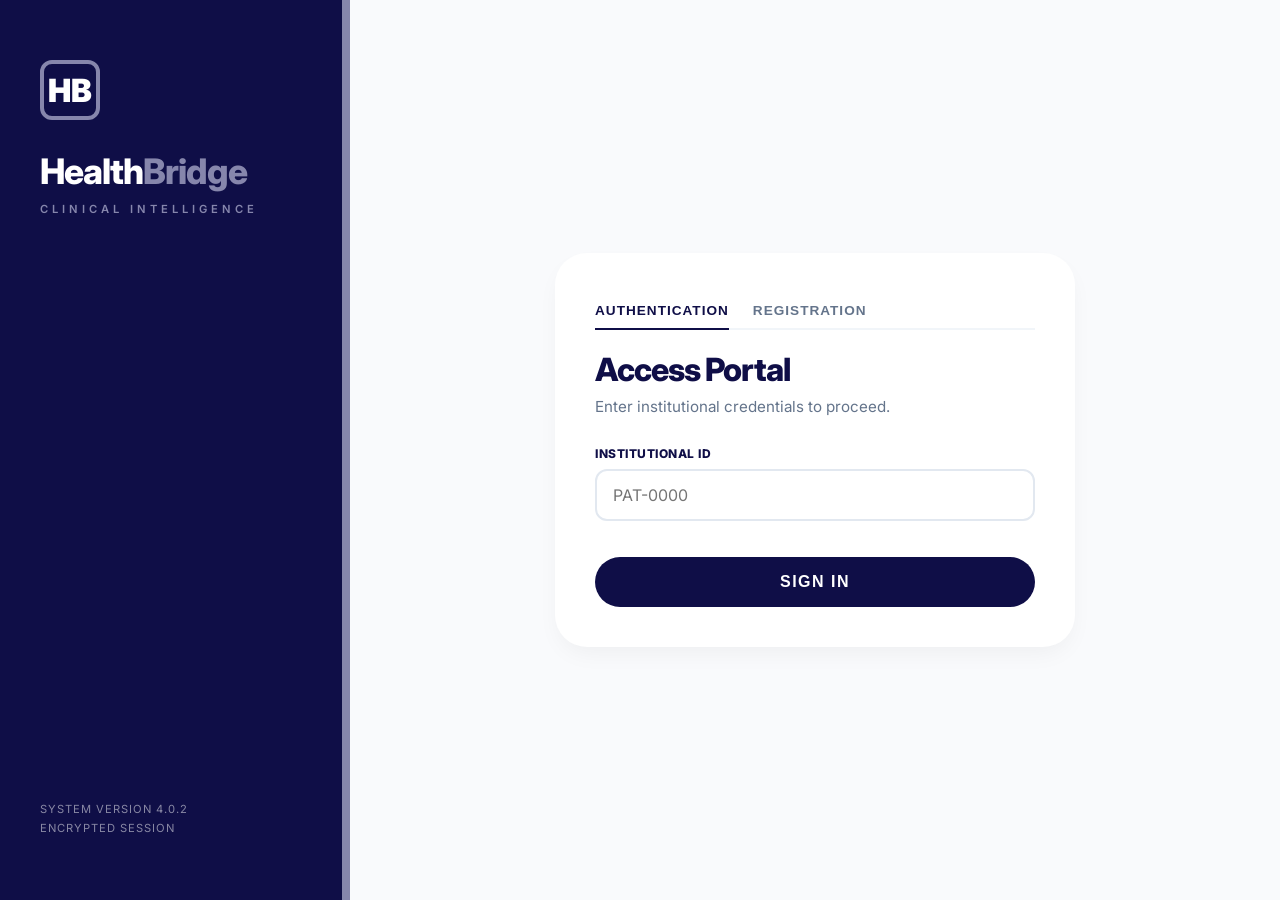
<file: frontend/auth.html>
<!doctype html>
<html lang="en">
  <head>
    <meta charset="UTF-8" />
    <meta
      name="viewport"
      content="width=device-width, initial-scale=1.0, viewport-fit=cover"
    />
    <title>HealthBridge | Portal Authentication</title>
    <script src="config.js"></script>
    <link
      href="https://fonts.googleapis.com/css2?family=Inter:wght@400;600;700;800&display=swap"
      rel="stylesheet"
    />
    <link rel="stylesheet" href="auth.css" />
  </head>
  <body>
    <div class="main-shell">
      <aside class="sidebar">
        <div class="sidebar-top">
          <div class="brand-mark">HB</div>
          <div class="brand-text">
            <h1>Health<span>Bridge</span></h1>
            <p>Clinical Intelligence</p>
          </div>
        </div>
        <div class="sidebar-footer">
          <p>System Version 4.0.2</p>
          <p>Encrypted Session</p>
        </div>
      </aside>

      <section class="auth-viewport">
        <div class="auth-card">
          <div class="card-header">
            <div class="mode-indicator">
              <button
                id="toggleSignin"
                class="active"
                onclick="showMode('signin')"
              >
                Authentication
              </button>
              <button id="toggleSignup" onclick="showMode('signup')">
                Registration
              </button>
            </div>
            <h2 id="formTitle">Access Portal</h2>
            <p id="formSubtitle">Enter institutional credentials to proceed.</p>
          </div>

          <form id="authForm" class="clinical-form">
            <div id="roleSelection" class="form-section hidden">
              <span class="label-heading">Account Type</span>
              <div class="role-selector">
                <div
                  class="role-option active"
                  data-role="patient"
                  onclick="setRole('patient')"
                >
                  Patient
                </div>
                <div
                  class="role-option"
                  data-role="doctor"
                  onclick="setRole('doctor')"
                >
                  Medical Staff
                </div>
              </div>
            </div>

            <div class="input-stack">
              <div id="idField" class="input-group">
                <label for="userId">Institutional ID</label>
                <input
                  type="text"
                  id="userId"
                  placeholder="PAT-0000"
                  required
                />
              </div>

              <div id="nameField" class="input-group hidden">
                <label for="userName">Full Name</label>
                <input
                  type="text"
                  id="userName"
                  placeholder="Surname, First Name"
                />
              </div>

              <div id="contactSection" class="hidden">
                <span class="label-heading"
                  >Contact Information (At least one required)</span
                >
                <div class="input-group">
                  <label for="userEmail">Email Address</label>
                  <input
                    type="email"
                    id="userEmail"
                    placeholder="staff@healthbridge.org"
                  />
                </div>
                <div class="input-group">
                  <label for="userPhone">Phone Number</label>
                  <input
                    type="text"
                    id="userPhone"
                    placeholder="+8801XXXXXXXXX"
                  />
                </div>
              </div>

              <div class="input-row">
                <div id="bloodGroupField" class="input-group hidden">
                  <label for="bloodGroup">Serotype</label>
                  <select id="bloodGroup">
                    <option value="">--</option>
                    <option value="A+">A+</option>
                    <option value="A-">A-</option>
                    <option value="B+">B+</option>
                    <option value="B-">B-</option>
                    <option value="O+">O+</option>
                    <option value="O-">O-</option>
                    <option value="AB+">AB+</option>
                    <option value="AB-">AB-</option>
                  </select>
                </div>

                <div id="deptField" class="input-group hidden">
                  <label for="department">Department</label>
                  <input
                    type="text"
                    id="department"
                    placeholder="Internal Med."
                  />
                </div>
              </div>
            </div>

            <button type="submit" class="primary-action-btn" id="submitBtn">
              Authorize
            </button>
          </form>

          <div id="messageBox" class="status-msg hidden"></div>
        </div>
      </section>
    </div>
    <script src="auth.js"></script>
  </body>
</html>
</file>
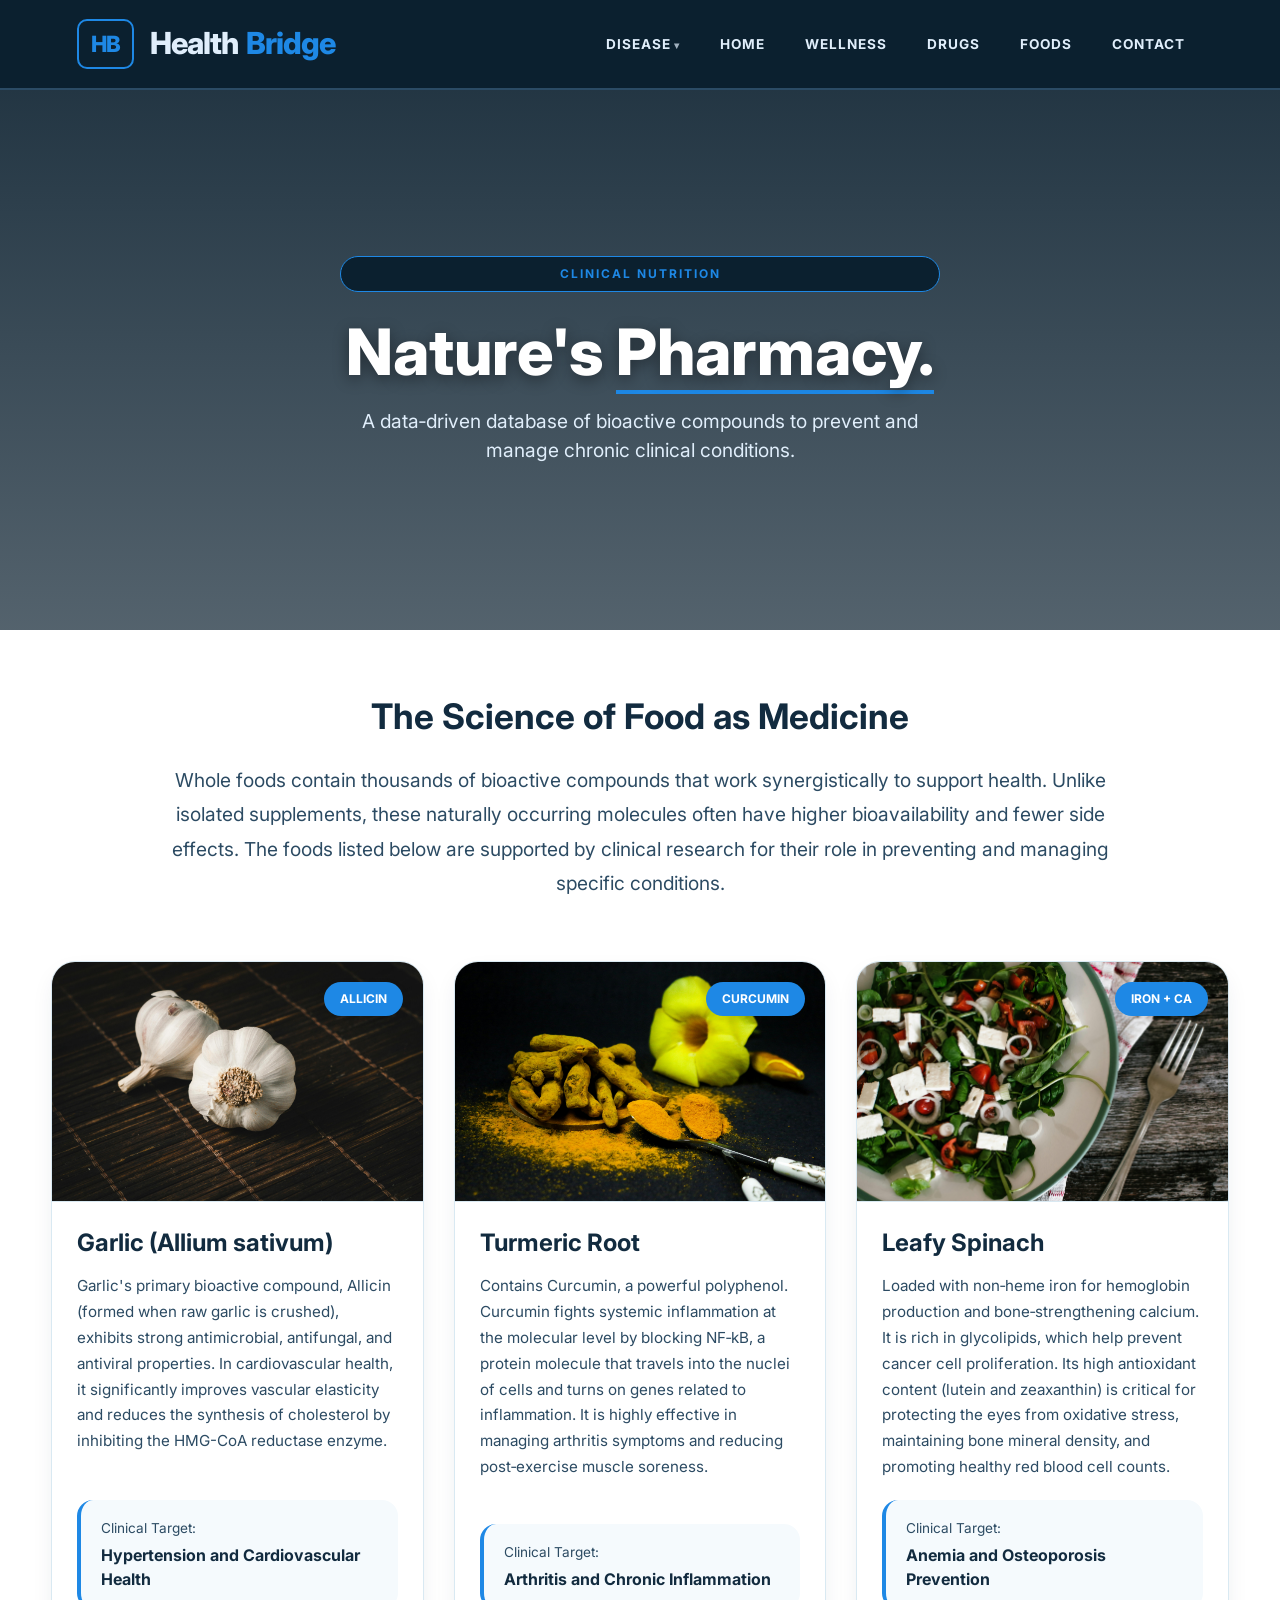
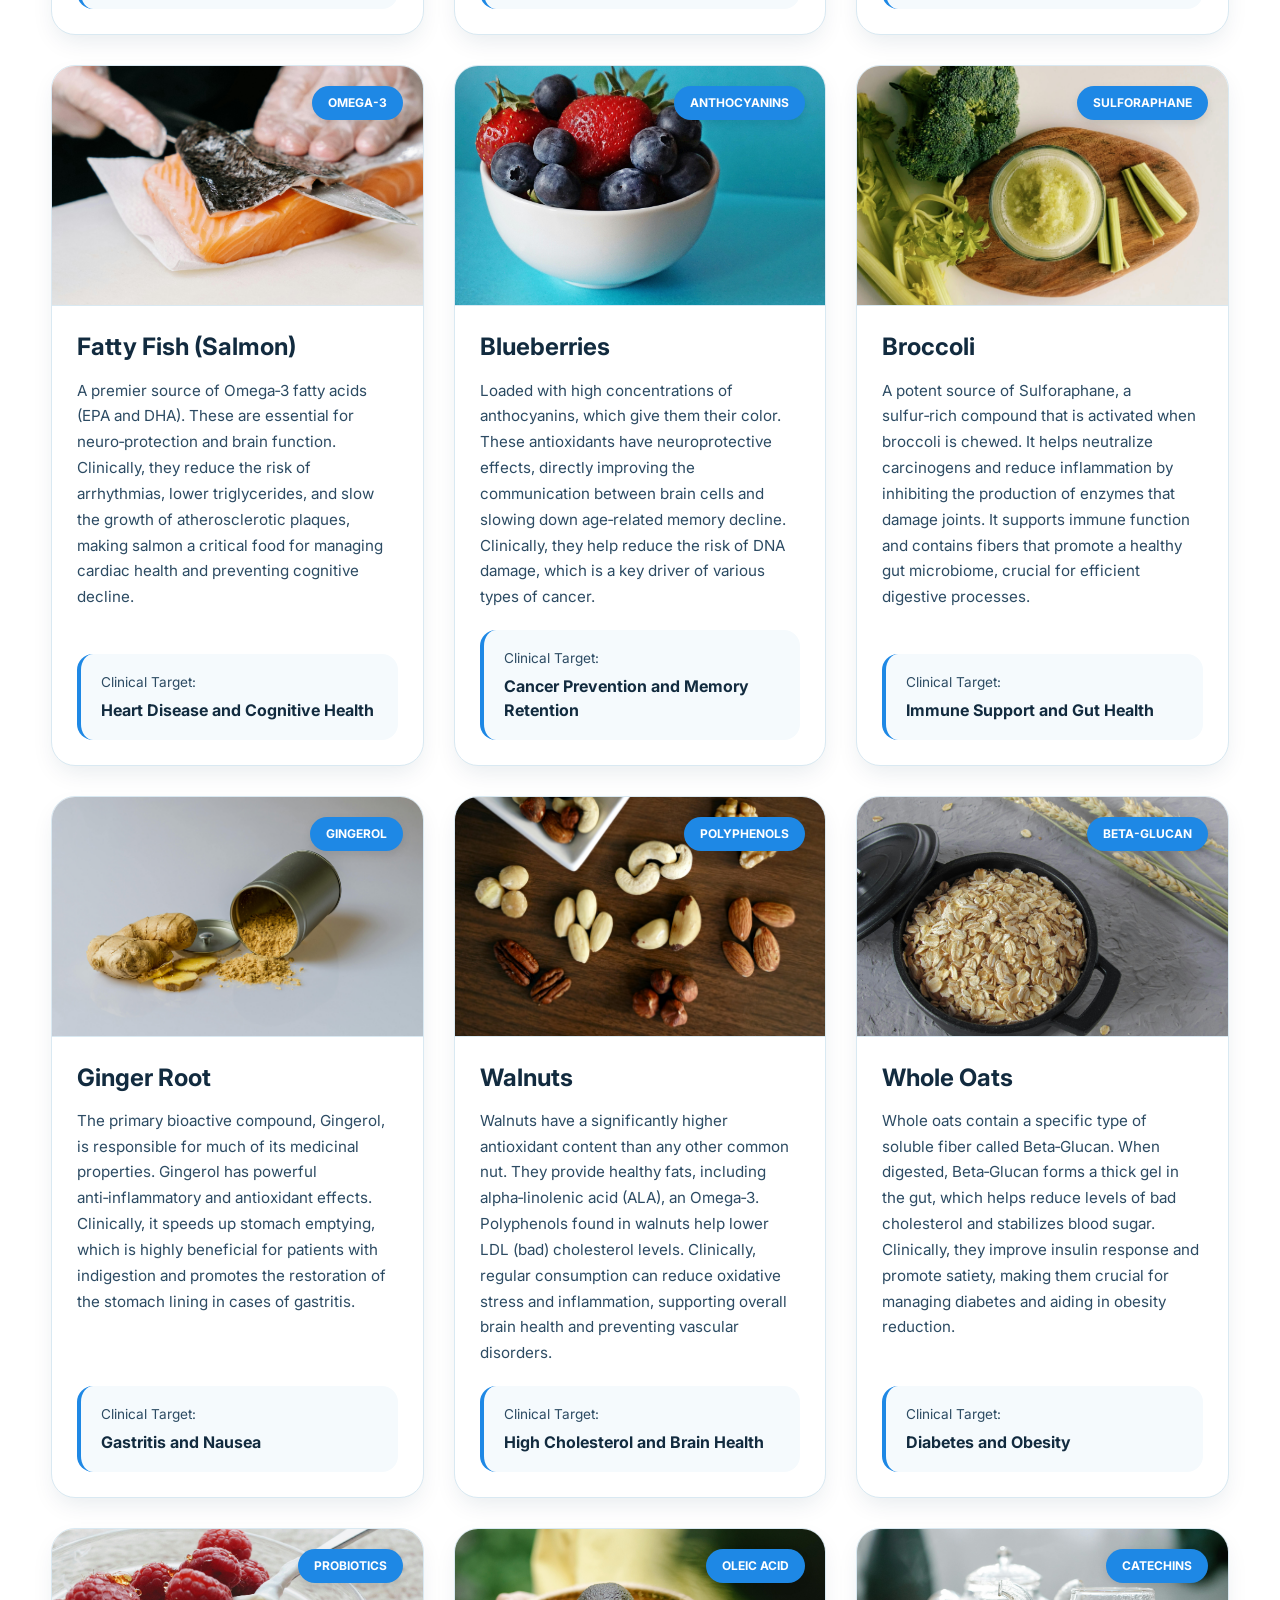
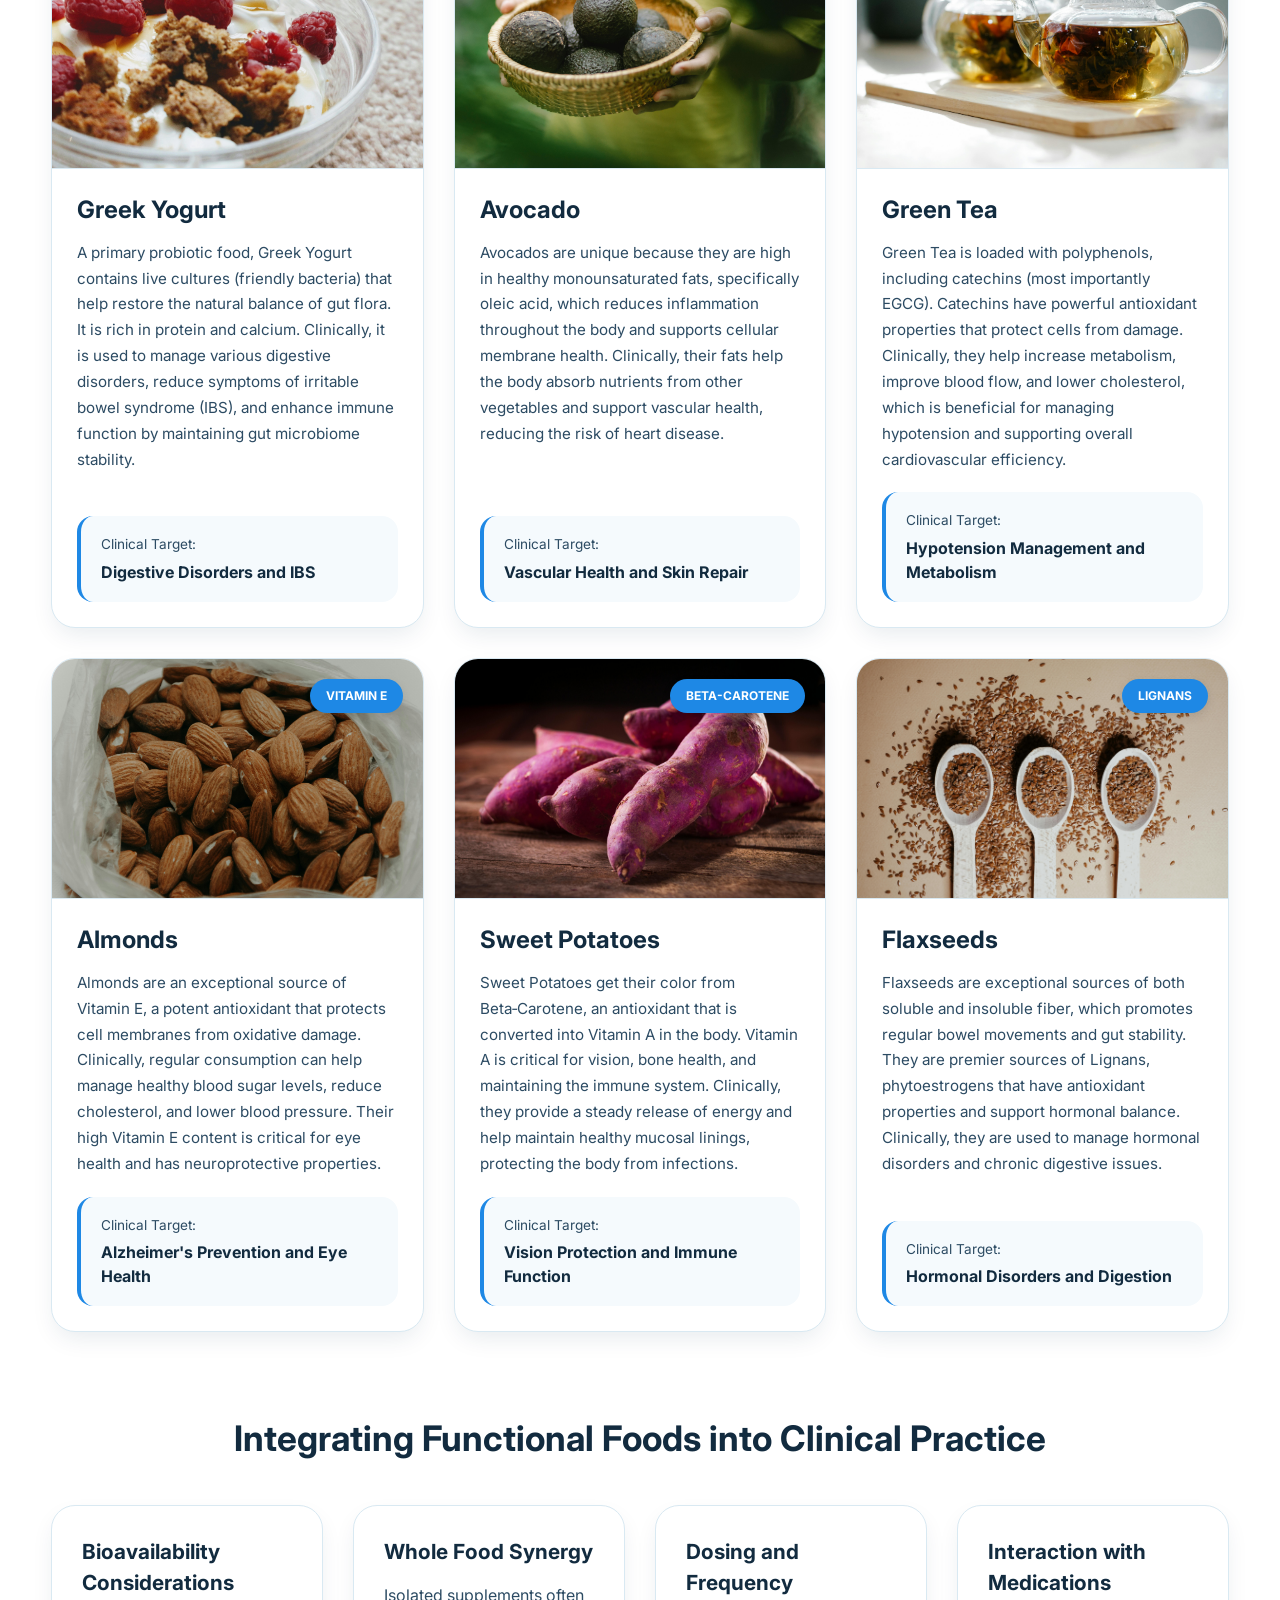
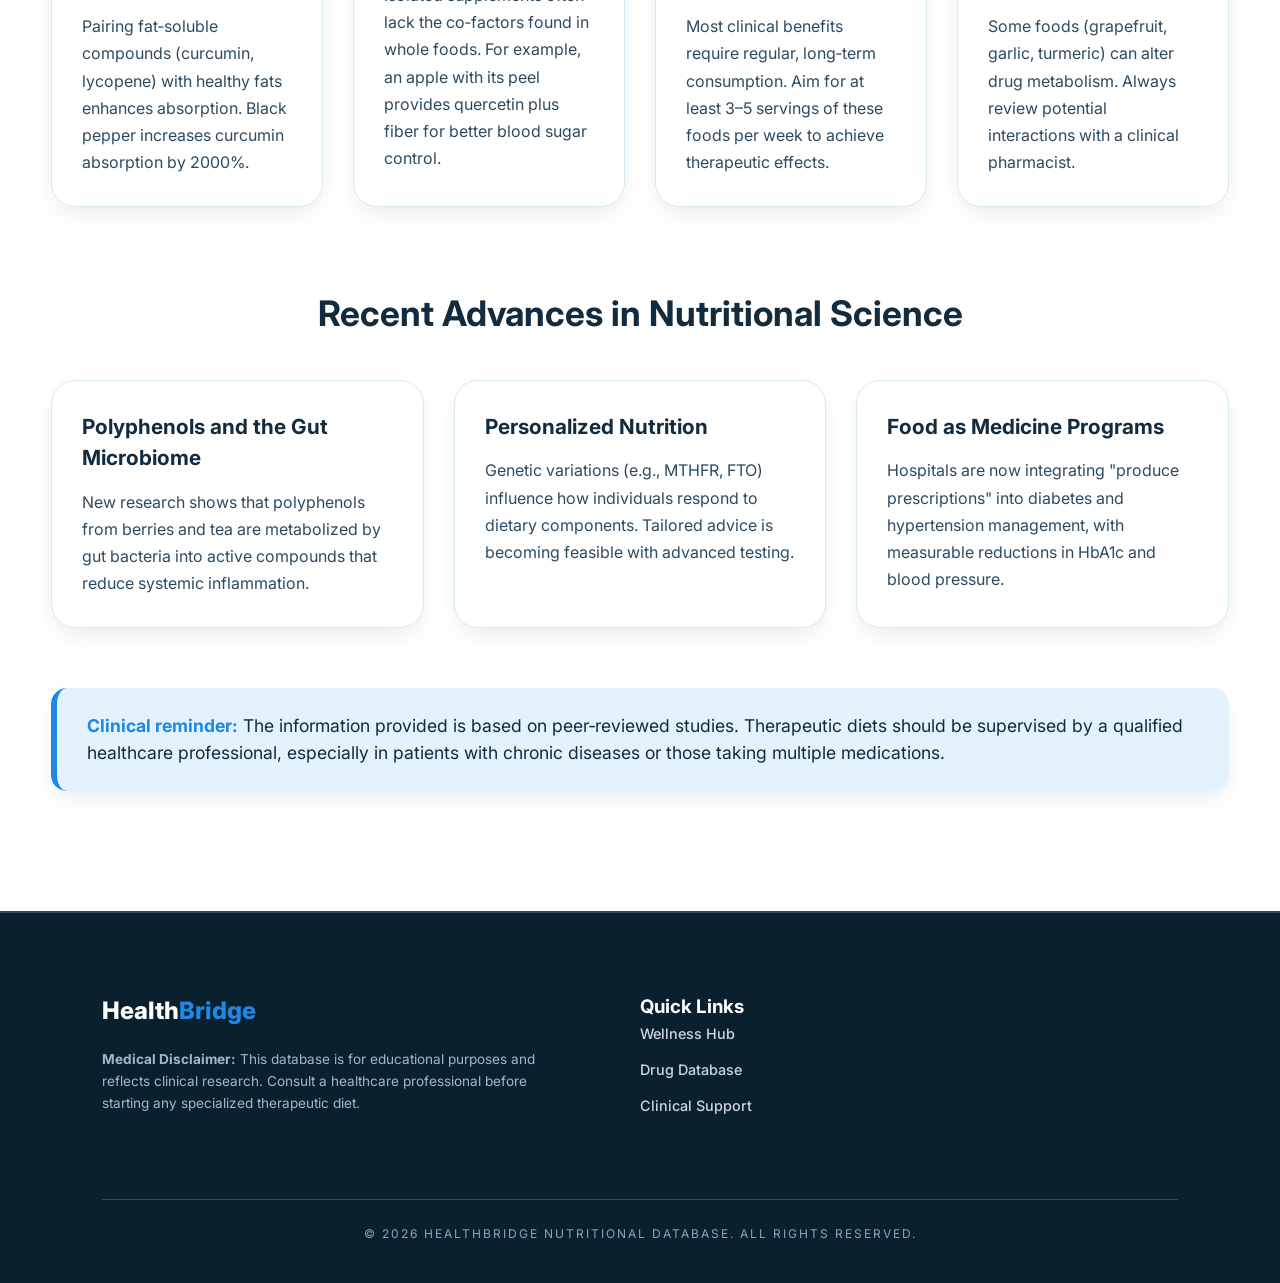
<file: frontend/pages/foods.html>
<!doctype html>
<html lang="en">
  <head>
    <meta charset="UTF-8" />
    <meta name="viewport" content="width=device-width, initial-scale=1.0" />
    <title>HealthBridge | Clinical Nutritional Therapy</title>
    <link
      href="https://fonts.googleapis.com/css2?family=Inter:wght@400;600;700;800&display=swap"
      rel="stylesheet"
    />
    <link rel="stylesheet" href="../style.css" />
    <link rel="stylesheet" href="foods-style.css" />
  </head>
  <body>
    <nav class="navbar">
      <div class="logo" onclick="location.href = '../index.html'">
        <span class="logo-hb">HB</span> Health<span>Bridge</span>
      </div>
      <ul class="nav-links">
        <li class="nav-item mega-dropdown">
          <a href="#">Disease</a>
          <div class="mega-menu">
            <div class="mega-menu-content">
              <h3 class="menu-title">Medical Conditions and Diseases</h3>
              <div class="mega-menu-grid" id="diseaseGrid"></div>
            </div>
          </div>
        </li>
        <li class="nav-item"><a href="../index.html">Home</a></li>
        <li class="nav-item"><a href="wellness.html">Wellness</a></li>
        <li class="nav-item"><a href="primary-drugs.html">Drugs</a></li>
        <li class="nav-item"><a href="foods.html">Foods</a></li>
        <li class="nav-item"><a href="contact.html">Contact</a></li>
      </ul>
    </nav>

    <header class="foods-hero">
      <div class="hero-overlay"></div>
      <div class="hero-content">
        <span class="hero-tag">Clinical Nutrition</span>
        <h1>Nature's <span>Pharmacy.</span></h1>
        <p>
          A data‑driven database of bioactive compounds to prevent and manage
          chronic clinical conditions.
        </p>
      </div>
    </header>

    <!-- New Section: Nutritional Philosophy -->
    <section class="nutrition-intro">
      <div class="intro-container">
        <h2>The Science of Food as Medicine</h2>
        <p>
          Whole foods contain thousands of bioactive compounds that work
          synergistically to support health. Unlike isolated supplements, these
          naturally occurring molecules often have higher bioavailability and
          fewer side effects. The foods listed below are supported by clinical
          research for their role in preventing and managing specific
          conditions.
        </p>
      </div>
    </section>

    <main class="foods-container">
      <div class="foods-grid">
        <!-- Original 15 food cards (unchanged content) -->
        <div class="food-card">
          <div class="food-image-wrapper">
            <span class="nutrient-badge">Allicin</span>
            <img src="10.jpg" alt="Garlic" />
          </div>
          <div class="food-content">
            <h2>Garlic (Allium sativum)</h2>
            <p>
              Garlic's primary bioactive compound, Allicin (formed when raw
              garlic is crushed), exhibits strong antimicrobial, antifungal, and
              antiviral properties. In cardiovascular health, it significantly
              improves vascular elasticity and reduces the synthesis of
              cholesterol by inhibiting the HMG-CoA reductase enzyme.
            </p>
            <div class="medical-target">
              Clinical Target:
              <span>Hypertension and Cardiovascular Health</span>
            </div>
          </div>
        </div>

        <div class="food-card">
          <div class="food-image-wrapper">
            <span class="nutrient-badge">Curcumin</span>
            <img src="11.jpg" alt="Turmeric" />
          </div>
          <div class="food-content">
            <h2>Turmeric Root</h2>
            <p>
              Contains Curcumin, a powerful polyphenol. Curcumin fights systemic
              inflammation at the molecular level by blocking NF‑kB, a protein
              molecule that travels into the nuclei of cells and turns on genes
              related to inflammation. It is highly effective in managing
              arthritis symptoms and reducing post‑exercise muscle soreness.
            </p>
            <div class="medical-target">
              Clinical Target: <span>Arthritis and Chronic Inflammation</span>
            </div>
          </div>
        </div>

        <div class="food-card">
          <div class="food-image-wrapper">
            <span class="nutrient-badge">Iron + Ca</span>
            <img src="12.jpg" alt="Spinach" />
          </div>
          <div class="food-content">
            <h2>Leafy Spinach</h2>
            <p>
              Loaded with non‑heme iron for hemoglobin production and
              bone‑strengthening calcium. It is rich in glycolipids, which help
              prevent cancer cell proliferation. Its high antioxidant content
              (lutein and zeaxanthin) is critical for protecting the eyes from
              oxidative stress, maintaining bone mineral density, and promoting
              healthy red blood cell counts.
            </p>
            <div class="medical-target">
              Clinical Target: <span>Anemia and Osteoporosis Prevention</span>
            </div>
          </div>
        </div>

        <div class="food-card">
          <div class="food-image-wrapper">
            <span class="nutrient-badge">Omega-3</span>
            <img src="13.jpg" alt="Salmon" />
          </div>
          <div class="food-content">
            <h2>Fatty Fish (Salmon)</h2>
            <p>
              A premier source of Omega‑3 fatty acids (EPA and DHA). These are
              essential for neuro‑protection and brain function. Clinically,
              they reduce the risk of arrhythmias, lower triglycerides, and slow
              the growth of atherosclerotic plaques, making salmon a critical
              food for managing cardiac health and preventing cognitive decline.
            </p>
            <div class="medical-target">
              Clinical Target: <span>Heart Disease and Cognitive Health</span>
            </div>
          </div>
        </div>

        <div class="food-card">
          <div class="food-image-wrapper">
            <span class="nutrient-badge">Anthocyanins</span>
            <img src="14.jpg" alt="Blueberries" />
          </div>
          <div class="food-content">
            <h2>Blueberries</h2>
            <p>
              Loaded with high concentrations of anthocyanins, which give them
              their color. These antioxidants have neuroprotective effects,
              directly improving the communication between brain cells and
              slowing down age‑related memory decline. Clinically, they help
              reduce the risk of DNA damage, which is a key driver of various
              types of cancer.
            </p>
            <div class="medical-target">
              Clinical Target:
              <span>Cancer Prevention and Memory Retention</span>
            </div>
          </div>
        </div>

        <div class="food-card">
          <div class="food-image-wrapper">
            <span class="nutrient-badge">Sulforaphane</span>
            <img src="15.jpg" alt="Broccoli" />
          </div>
          <div class="food-content">
            <h2>Broccoli</h2>
            <p>
              A potent source of Sulforaphane, a sulfur‑rich compound that is
              activated when broccoli is chewed. It helps neutralize carcinogens
              and reduce inflammation by inhibiting the production of enzymes
              that damage joints. It supports immune function and contains
              fibers that promote a healthy gut microbiome, crucial for
              efficient digestive processes.
            </p>
            <div class="medical-target">
              Clinical Target: <span>Immune Support and Gut Health</span>
            </div>
          </div>
        </div>

        <div class="food-card">
          <div class="food-image-wrapper">
            <span class="nutrient-badge">Gingerol</span>
            <img src="16.jpg" alt="Ginger" />
          </div>
          <div class="food-content">
            <h2>Ginger Root</h2>
            <p>
              The primary bioactive compound, Gingerol, is responsible for much
              of its medicinal properties. Gingerol has powerful
              anti‑inflammatory and antioxidant effects. Clinically, it speeds
              up stomach emptying, which is highly beneficial for patients with
              indigestion and promotes the restoration of the stomach lining in
              cases of gastritis.
            </p>
            <div class="medical-target">
              Clinical Target: <span>Gastritis and Nausea</span>
            </div>
          </div>
        </div>

        <div class="food-card">
          <div class="food-image-wrapper">
            <span class="nutrient-badge">Polyphenols</span>
            <img src="17.jpg" alt="Walnuts" />
          </div>
          <div class="food-content">
            <h2>Walnuts</h2>
            <p>
              Walnuts have a significantly higher antioxidant content than any
              other common nut. They provide healthy fats, including
              alpha‑linolenic acid (ALA), an Omega‑3. Polyphenols found in
              walnuts help lower LDL (bad) cholesterol levels. Clinically,
              regular consumption can reduce oxidative stress and inflammation,
              supporting overall brain health and preventing vascular disorders.
            </p>
            <div class="medical-target">
              Clinical Target: <span>High Cholesterol and Brain Health</span>
            </div>
          </div>
        </div>

        <div class="food-card">
          <div class="food-image-wrapper">
            <span class="nutrient-badge">Beta-Glucan</span>
            <img src="18.jpg" alt="Oats" />
          </div>
          <div class="food-content">
            <h2>Whole Oats</h2>
            <p>
              Whole oats contain a specific type of soluble fiber called
              Beta‑Glucan. When digested, Beta‑Glucan forms a thick gel in the
              gut, which helps reduce levels of bad cholesterol and stabilizes
              blood sugar. Clinically, they improve insulin response and promote
              satiety, making them crucial for managing diabetes and aiding in
              obesity reduction.
            </p>
            <div class="medical-target">
              Clinical Target: <span>Diabetes and Obesity</span>
            </div>
          </div>
        </div>

        <div class="food-card">
          <div class="food-image-wrapper">
            <span class="nutrient-badge">Probiotics</span>
            <img src="19.jpg" alt="Yogurt" />
          </div>
          <div class="food-content">
            <h2>Greek Yogurt</h2>
            <p>
              A primary probiotic food, Greek Yogurt contains live cultures
              (friendly bacteria) that help restore the natural balance of gut
              flora. It is rich in protein and calcium. Clinically, it is used
              to manage various digestive disorders, reduce symptoms of
              irritable bowel syndrome (IBS), and enhance immune function by
              maintaining gut microbiome stability.
            </p>
            <div class="medical-target">
              Clinical Target: <span>Digestive Disorders and IBS</span>
            </div>
          </div>
        </div>

        <div class="food-card">
          <div class="food-image-wrapper">
            <span class="nutrient-badge">Oleic Acid</span>
            <img src="20.jpg" alt="Avocado" />
          </div>
          <div class="food-content">
            <h2>Avocado</h2>
            <p>
              Avocados are unique because they are high in healthy
              monounsaturated fats, specifically oleic acid, which reduces
              inflammation throughout the body and supports cellular membrane
              health. Clinically, their fats help the body absorb nutrients from
              other vegetables and support vascular health, reducing the risk of
              heart disease.
            </p>
            <div class="medical-target">
              Clinical Target: <span>Vascular Health and Skin Repair</span>
            </div>
          </div>
        </div>

        <div class="food-card">
          <div class="food-image-wrapper">
            <span class="nutrient-badge">Catechins</span>
            <img src="21.jpg" alt="Green Tea" />
          </div>
          <div class="food-content">
            <h2>Green Tea</h2>
            <p>
              Green Tea is loaded with polyphenols, including catechins (most
              importantly EGCG). Catechins have powerful antioxidant properties
              that protect cells from damage. Clinically, they help increase
              metabolism, improve blood flow, and lower cholesterol, which is
              beneficial for managing hypotension and supporting overall
              cardiovascular efficiency.
            </p>
            <div class="medical-target">
              Clinical Target:
              <span>Hypotension Management and Metabolism</span>
            </div>
          </div>
        </div>

        <div class="food-card">
          <div class="food-image-wrapper">
            <span class="nutrient-badge">Vitamin E</span>
            <img src="22.jpg" alt="Almonds" />
          </div>
          <div class="food-content">
            <h2>Almonds</h2>
            <p>
              Almonds are an exceptional source of Vitamin E, a potent
              antioxidant that protects cell membranes from oxidative damage.
              Clinically, regular consumption can help manage healthy blood
              sugar levels, reduce cholesterol, and lower blood pressure. Their
              high Vitamin E content is critical for eye health and has
              neuroprotective properties.
            </p>
            <div class="medical-target">
              Clinical Target:
              <span>Alzheimer's Prevention and Eye Health</span>
            </div>
          </div>
        </div>

        <div class="food-card">
          <div class="food-image-wrapper">
            <span class="nutrient-badge">Beta-Carotene</span>
            <img src="23.jpg" alt="Sweet Potatoes" />
          </div>
          <div class="food-content">
            <h2>Sweet Potatoes</h2>
            <p>
              Sweet Potatoes get their color from Beta‑Carotene, an antioxidant
              that is converted into Vitamin A in the body. Vitamin A is
              critical for vision, bone health, and maintaining the immune
              system. Clinically, they provide a steady release of energy and
              help maintain healthy mucosal linings, protecting the body from
              infections.
            </p>
            <div class="medical-target">
              Clinical Target:
              <span>Vision Protection and Immune Function</span>
            </div>
          </div>
        </div>

        <div class="food-card">
          <div class="food-image-wrapper">
            <span class="nutrient-badge">Lignans</span>
            <img src="24.jpg" alt="Flaxseeds" />
          </div>
          <div class="food-content">
            <h2>Flaxseeds</h2>
            <p>
              Flaxseeds are exceptional sources of both soluble and insoluble
              fiber, which promotes regular bowel movements and gut stability.
              They are premier sources of Lignans, phytoestrogens that have
              antioxidant properties and support hormonal balance. Clinically,
              they are used to manage hormonal disorders and chronic digestive
              issues.
            </p>
            <div class="medical-target">
              Clinical Target: <span>Hormonal Disorders and Digestion</span>
            </div>
          </div>
        </div>
      </div>

      <!-- New Section: Nutritional Guidelines -->
      <section class="nutrition-guidelines">
        <h2>Integrating Functional Foods into Clinical Practice</h2>
        <div class="guidelines-grid">
          <div class="guideline-item">
            <h3>Bioavailability Considerations</h3>
            <p>
              Pairing fat‑soluble compounds (curcumin, lycopene) with healthy
              fats enhances absorption. Black pepper increases curcumin
              absorption by 2000%.
            </p>
          </div>
          <div class="guideline-item">
            <h3>Whole Food Synergy</h3>
            <p>
              Isolated supplements often lack the co‑factors found in whole
              foods. For example, an apple with its peel provides quercetin plus
              fiber for better blood sugar control.
            </p>
          </div>
          <div class="guideline-item">
            <h3>Dosing and Frequency</h3>
            <p>
              Most clinical benefits require regular, long‑term consumption. Aim
              for at least 3–5 servings of these foods per week to achieve
              therapeutic effects.
            </p>
          </div>
          <div class="guideline-item">
            <h3>Interaction with Medications</h3>
            <p>
              Some foods (grapefruit, garlic, turmeric) can alter drug
              metabolism. Always review potential interactions with a clinical
              pharmacist.
            </p>
          </div>
        </div>
      </section>

      <!-- New Section: Latest Research -->
      <section class="nutrition-research">
        <h2>Recent Advances in Nutritional Science</h2>
        <div class="research-grid">
          <div class="research-card">
            <h3>Polyphenols and the Gut Microbiome</h3>
            <p>
              New research shows that polyphenols from berries and tea are
              metabolized by gut bacteria into active compounds that reduce
              systemic inflammation.
            </p>
          </div>
          <div class="research-card">
            <h3>Personalized Nutrition</h3>
            <p>
              Genetic variations (e.g., MTHFR, FTO) influence how individuals
              respond to dietary components. Tailored advice is becoming
              feasible with advanced testing.
            </p>
          </div>
          <div class="research-card">
            <h3>Food as Medicine Programs</h3>
            <p>
              Hospitals are now integrating "produce prescriptions" into
              diabetes and hypertension management, with measurable reductions
              in HbA1c and blood pressure.
            </p>
          </div>
        </div>
      </section>

      <!-- Clinical Note -->
      <div class="clinical-note">
        <p>
          <strong>Clinical reminder:</strong> The information provided is based
          on peer‑reviewed studies. Therapeutic diets should be supervised by a
          qualified healthcare professional, especially in patients with chronic
          diseases or those taking multiple medications.
        </p>
      </div>
    </main>

    <footer class="footer">
      <div class="footer-container">
        <div class="footer-section brand">
          <h2>Health<span>Bridge</span></h2>
          <div class="nutritional-disclaimer">
            <strong>Medical Disclaimer:</strong> This database is for
            educational purposes and reflects clinical research. Consult a
            healthcare professional before starting any specialized therapeutic
            diet.
          </div>
        </div>
        <div class="footer-section">
          <h3>Quick Links</h3>
          <ul>
            <li><a href="wellness.html">Wellness Hub</a></li>
            <li><a href="primary-drugs.html">Drug Database</a></li>
            <li><a href="contact.html">Clinical Support</a></li>
          </ul>
        </div>
      </div>
      <div class="footer-bottom">
        <p>
          &copy; 2026 HealthBridge Nutritional Database. All rights reserved.
        </p>
      </div>
    </footer>

    <script src="../script.js"></script>
  </body>
</html>
</file>
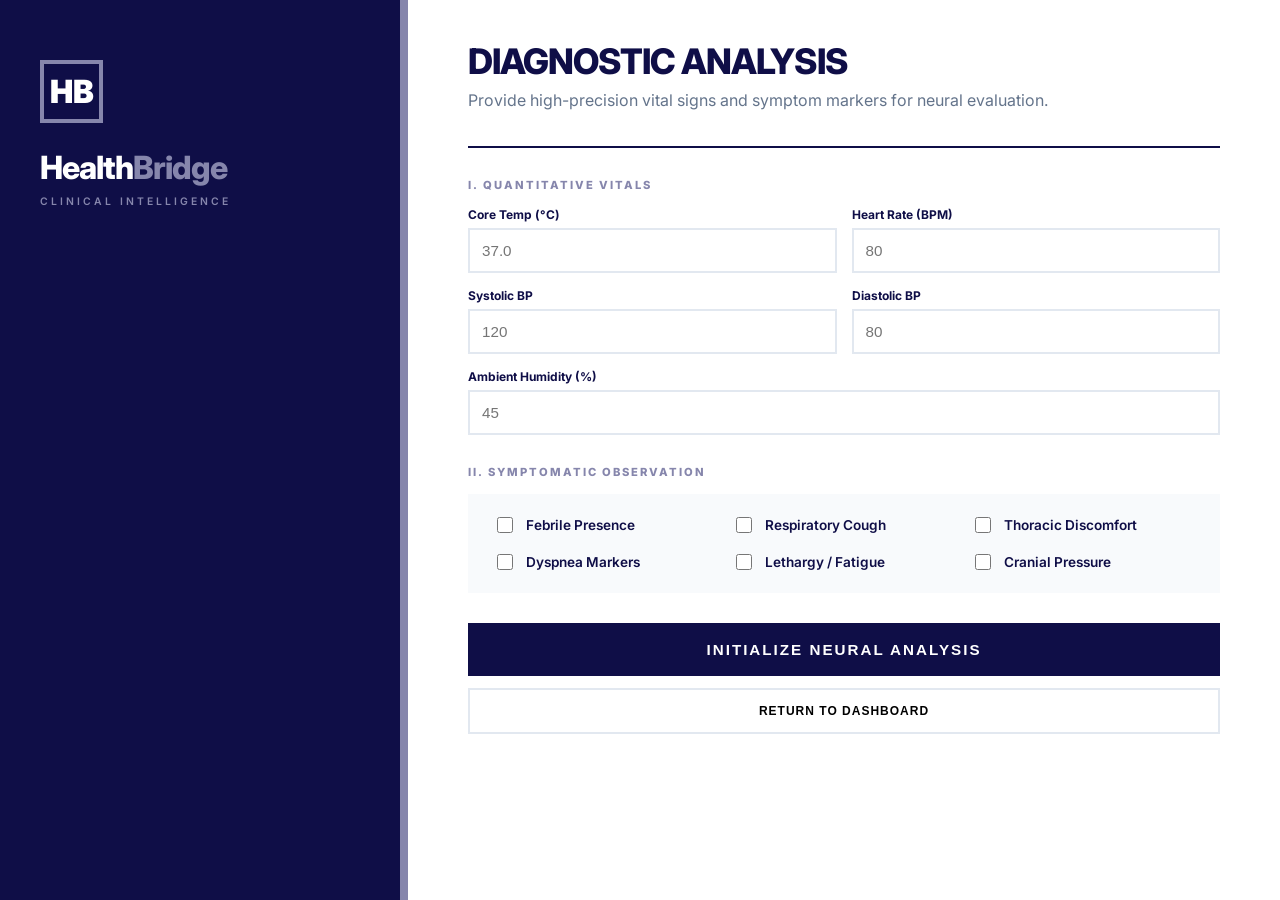
<file: frontend/pages/predictor.html>
<!doctype html>
<html lang="en">
  <head>
    <meta charset="UTF-8" />
    <meta name="viewport" content="width=device-width, initial-scale=1.0" />
    <title>HealthBridge | Clinical Analysis Engine</title>
    <link
      href="https://fonts.googleapis.com/css2?family=Inter:wght@400;600;700;800&display=swap"
      rel="stylesheet"
    />
    <link rel="stylesheet" href="predictor-style.css" />
  </head>
  <body>
    <div class="main-shell">
      <aside class="sidebar">
        <div class="sidebar-top">
          <div class="brand-mark">HB</div>
          <div class="brand-text">
            <h1>Health<span>Bridge</span></h1>
            <p>Clinical Intelligence</p>
          </div>
        </div>
      </aside>

      <section class="analysis-viewport">
        <div class="analysis-card">
          <header class="card-header">
            <h2>Diagnostic Analysis</h2>
            <p>
              Provide high-precision vital signs and symptom markers for neural
              evaluation.
            </p>
          </header>

          <form id="predictionForm" class="clinical-form">
            <span class="label-heading">I. Quantitative Vitals</span>
            <div class="input-grid">
              <div class="input-group">
                <label>Core Temp (°C)</label>
                <input
                  type="number"
                  id="temp"
                  step="0.1"
                  placeholder="37.0"
                  required
                />
              </div>
              <div class="input-group">
                <label>Heart Rate (BPM)</label>
                <input
                  type="number"
                  id="heart_rate"
                  placeholder="80"
                  required
                />
              </div>
              <div class="input-group">
                <label>Systolic BP</label>
                <input type="number" id="bp_sys" placeholder="120" required />
              </div>
              <div class="input-group">
                <label>Diastolic BP</label>
                <input type="number" id="bp_dia" placeholder="80" required />
              </div>
              <div class="input-group wide">
                <label>Ambient Humidity (%)</label>
                <input type="number" id="humidity" placeholder="45" required />
              </div>
            </div>

            <span class="label-heading">II. Symptomatic Observation</span>

            <div class="symptoms-shell">
              <div class="symptom-grid">
                <div class="symptom-item">
                  <input type="checkbox" id="fever" />
                  <label for="fever">Febrile Presence</label>
                </div>
                <div class="symptom-item">
                  <input type="checkbox" id="cough" />
                  <label for="cough">Respiratory Cough</label>
                </div>
                <div class="symptom-item">
                  <input type="checkbox" id="chest_pain" />
                  <label for="chest_pain">Thoracic Discomfort</label>
                </div>
                <div class="symptom-item">
                  <input type="checkbox" id="shortness_breath" />
                  <label for="shortness_breath">Dyspnea Markers</label>
                </div>
                <div class="symptom-item">
                  <input type="checkbox" id="fatigue" />
                  <label for="fatigue">Lethargy / Fatigue</label>
                </div>
                <div class="symptom-item">
                  <input type="checkbox" id="headache" />
                  <label for="headache">Cranial Pressure</label>
                </div>
              </div>
            </div>

            <div class="action-stack">
              <button type="submit" class="primary-action-btn">
                Initialize neural Analysis
              </button>
              <button
                type="button"
                class="secondary-action-btn"
                onclick="window.location.href = '../dashboard.html'"
              >
                Return to Dashboard
              </button>
            </div>
          </form>

          <div id="resultBox" class="result-display">
            <div class="result-header">
              <span class="label-heading">Evaluation Status</span>
              <h3 id="predictionResult">Ready for Input</h3>
            </div>
            <div class="result-footer">
              <p id="predictionScore">Awaiting Data Processing</p>
            </div>
          </div>
        </div>
      </section>
    </div>

    <script src="../predictor.js"></script>
  </body>
</html>
</file>
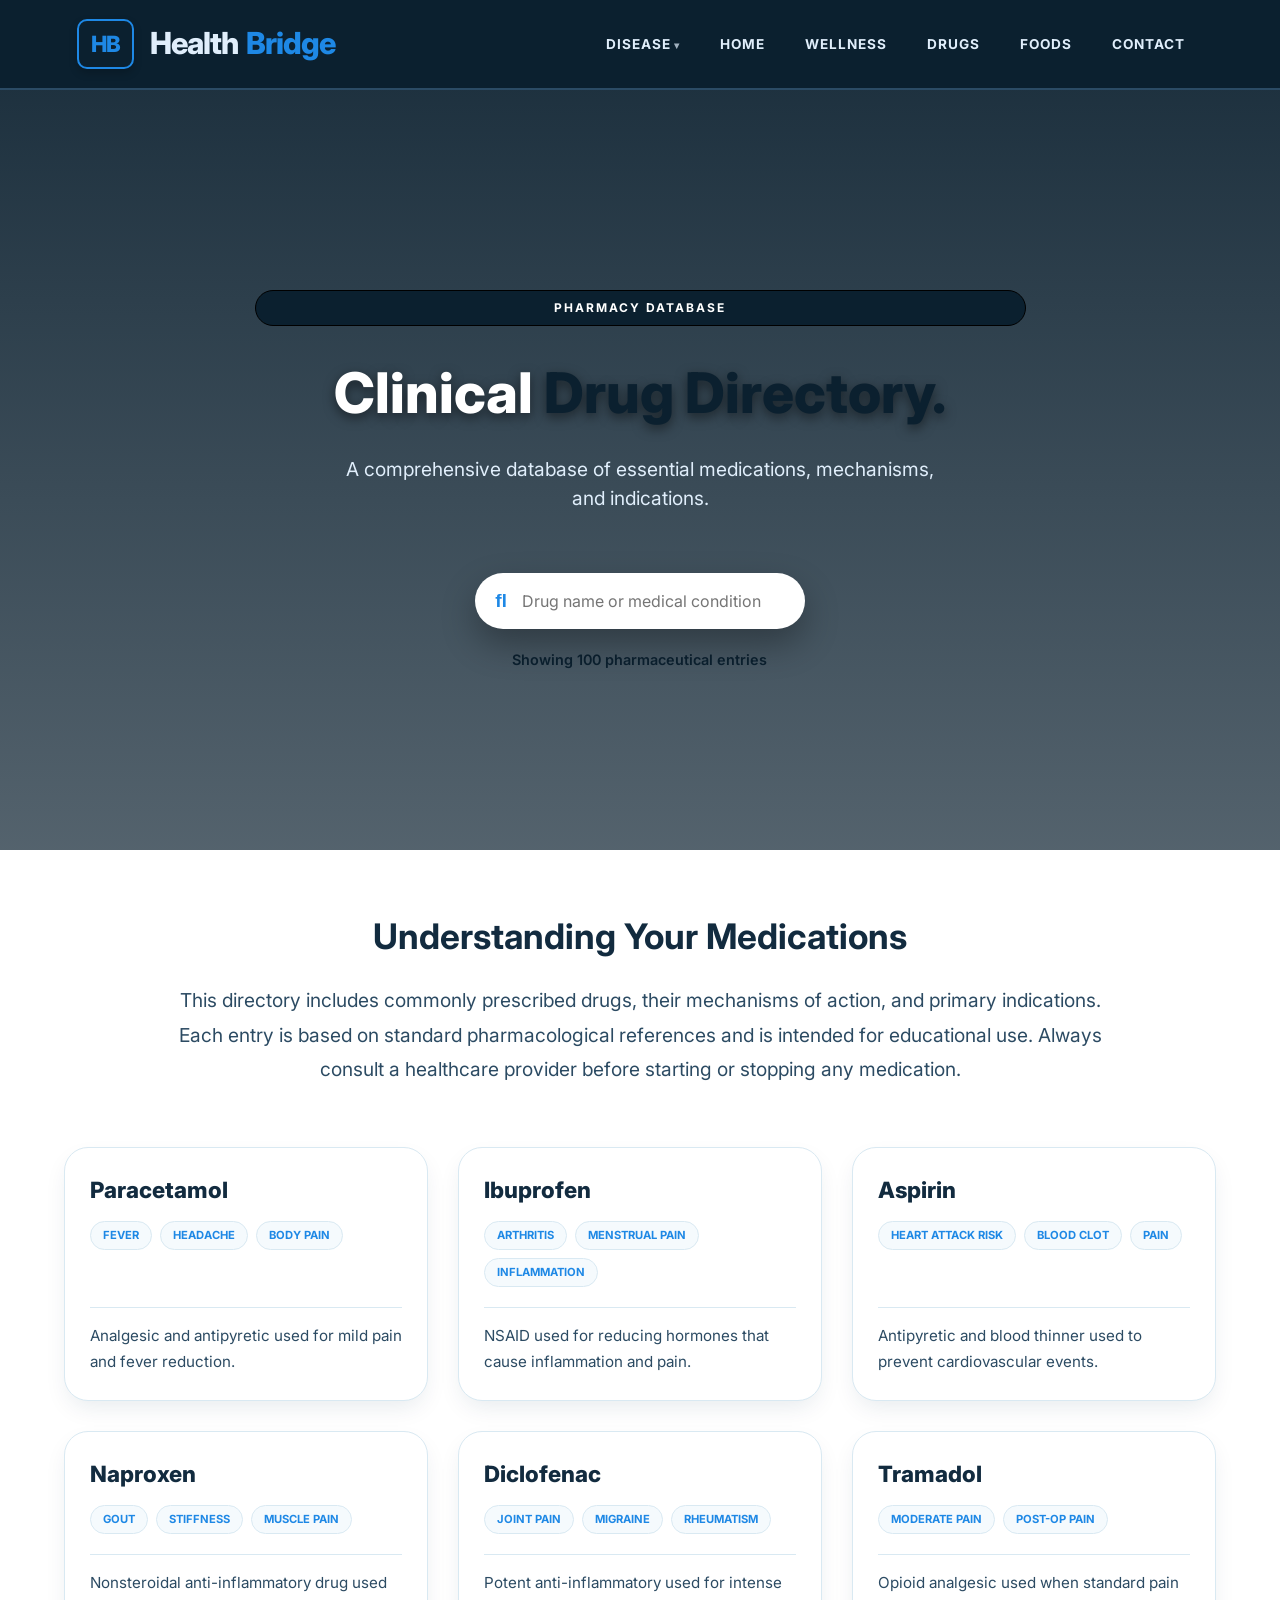
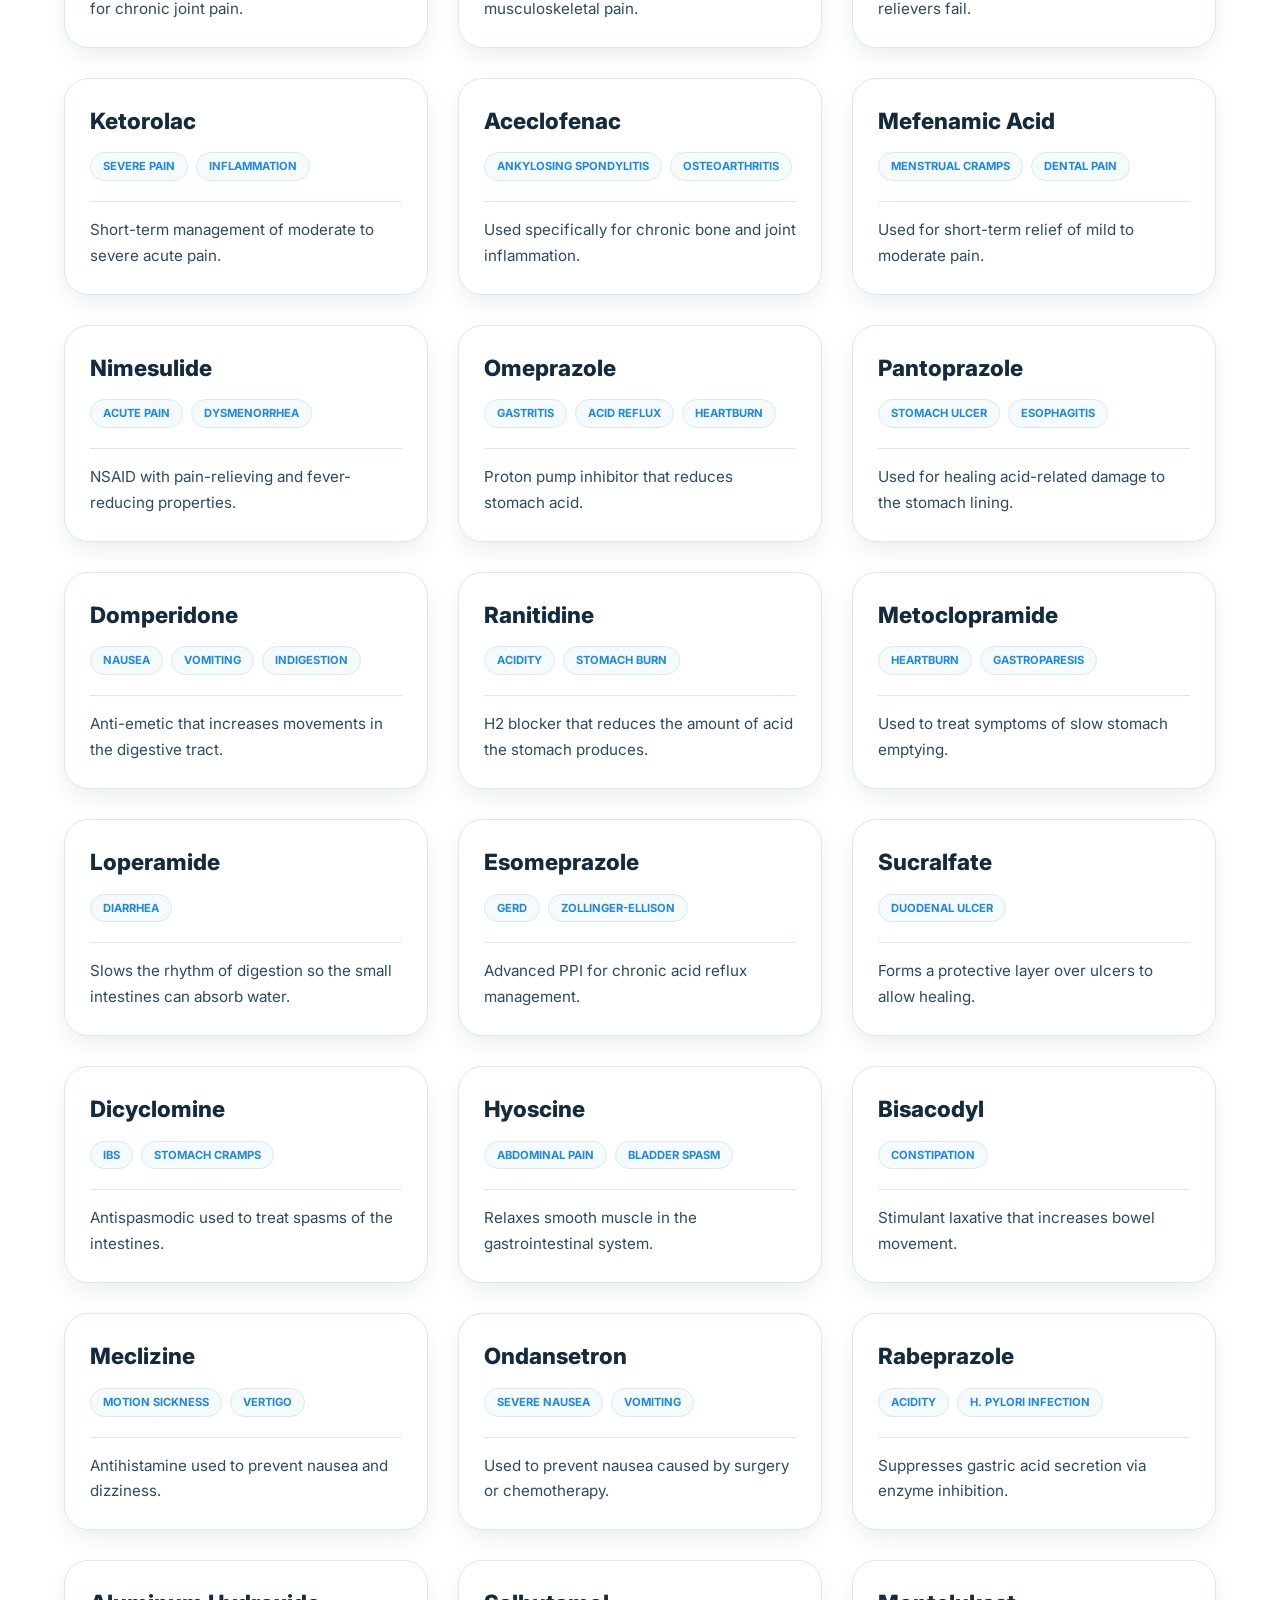
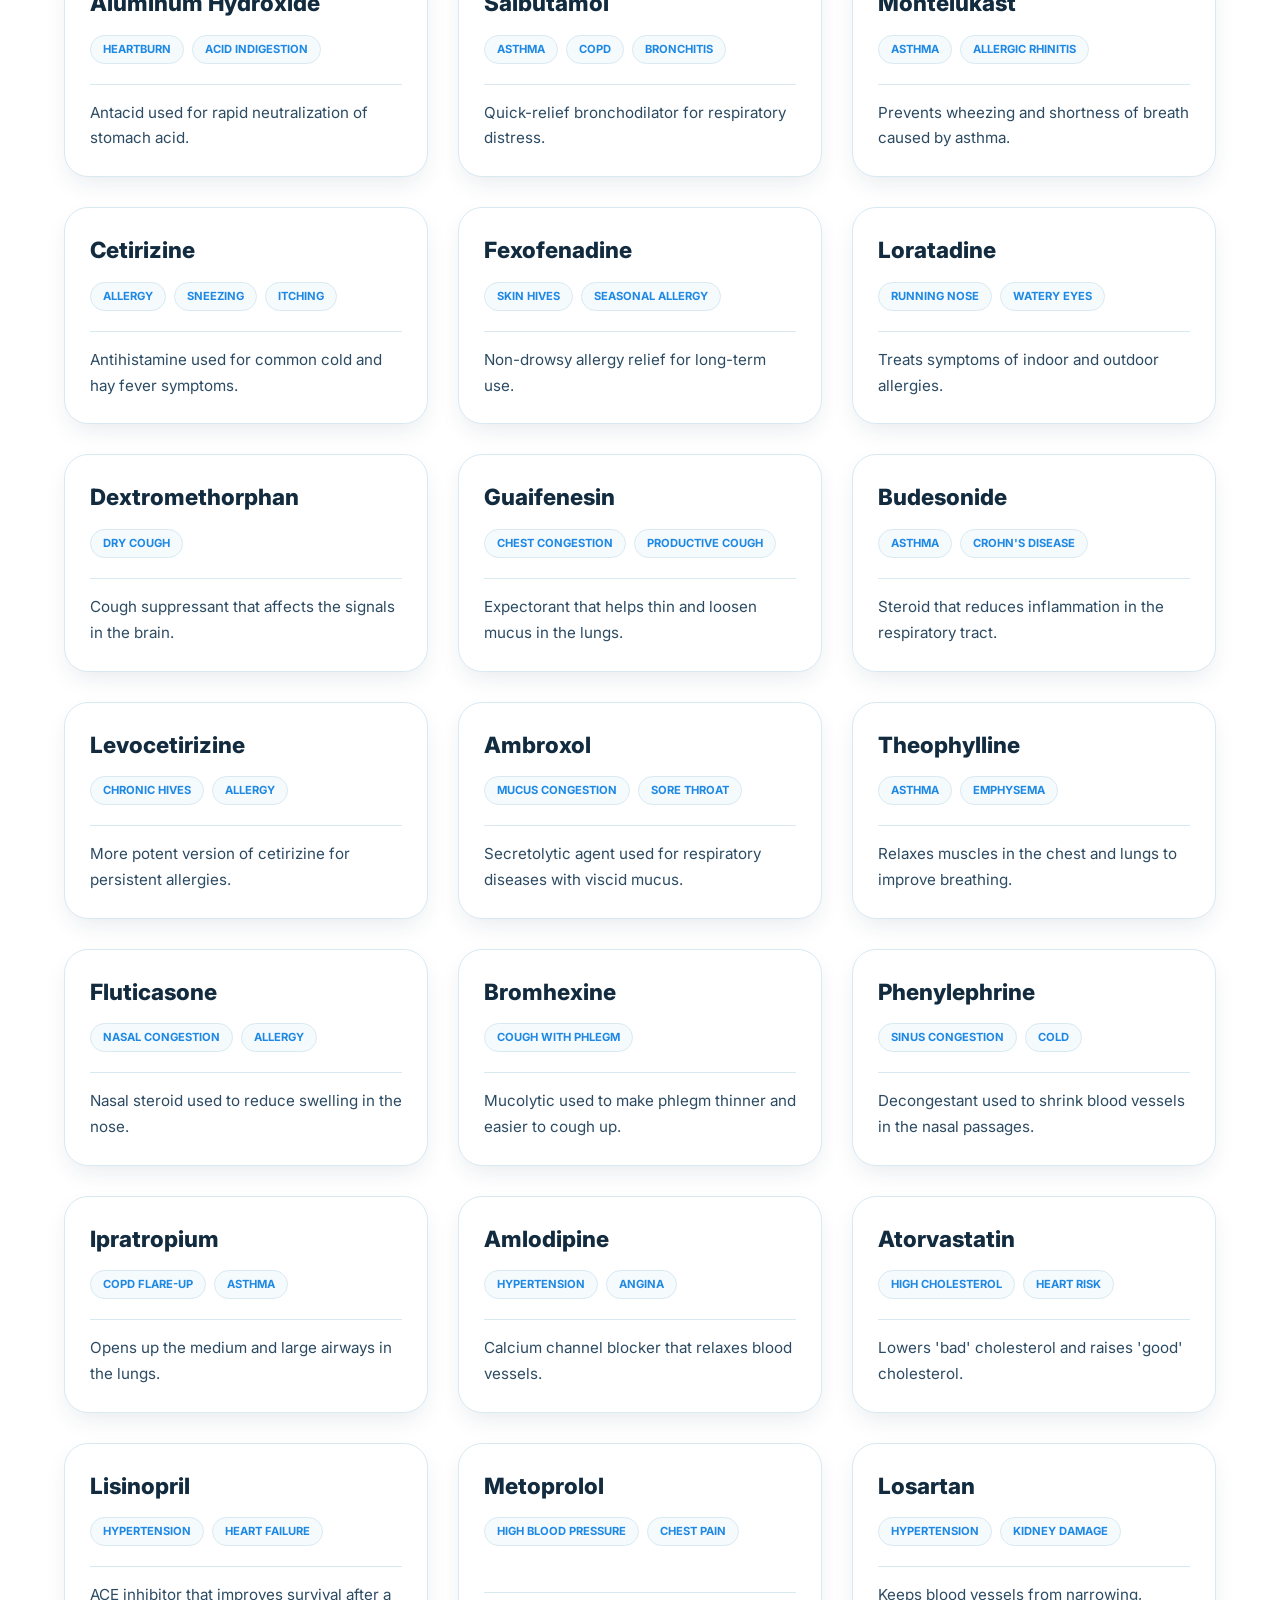
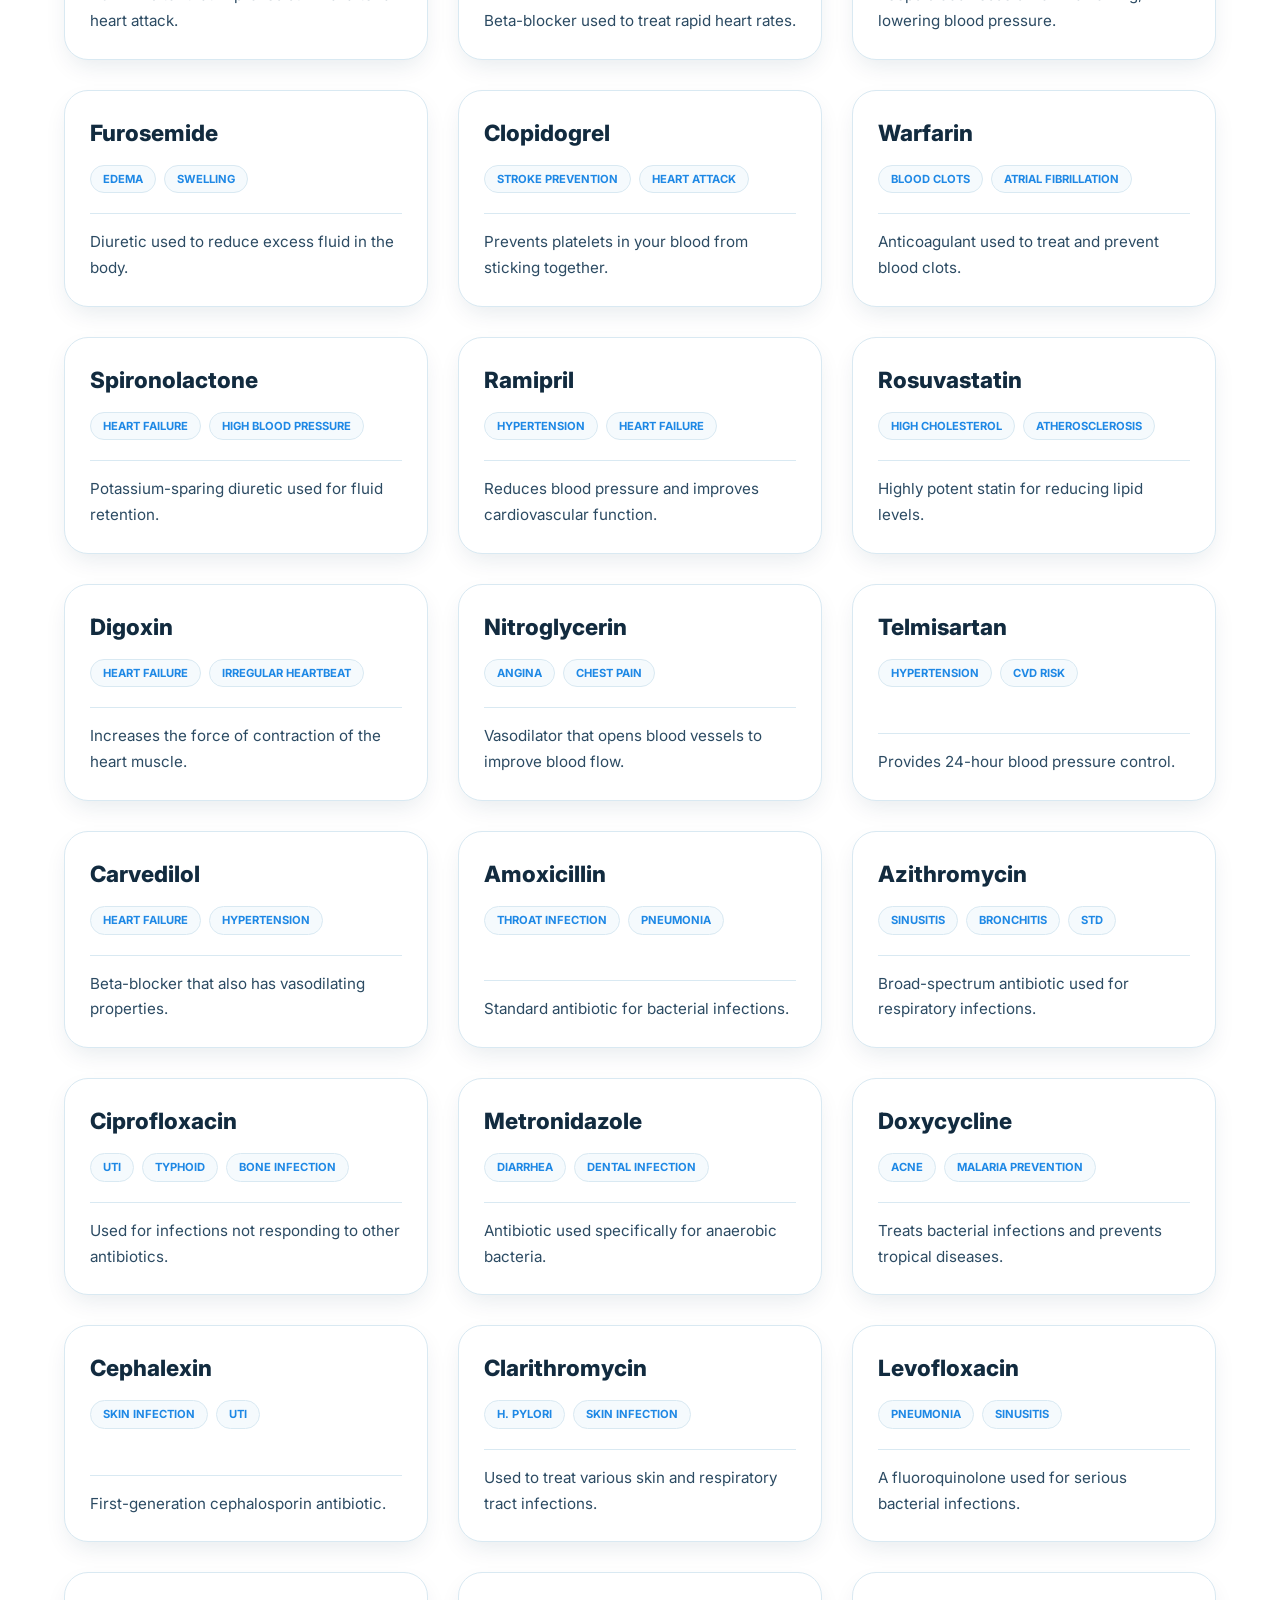
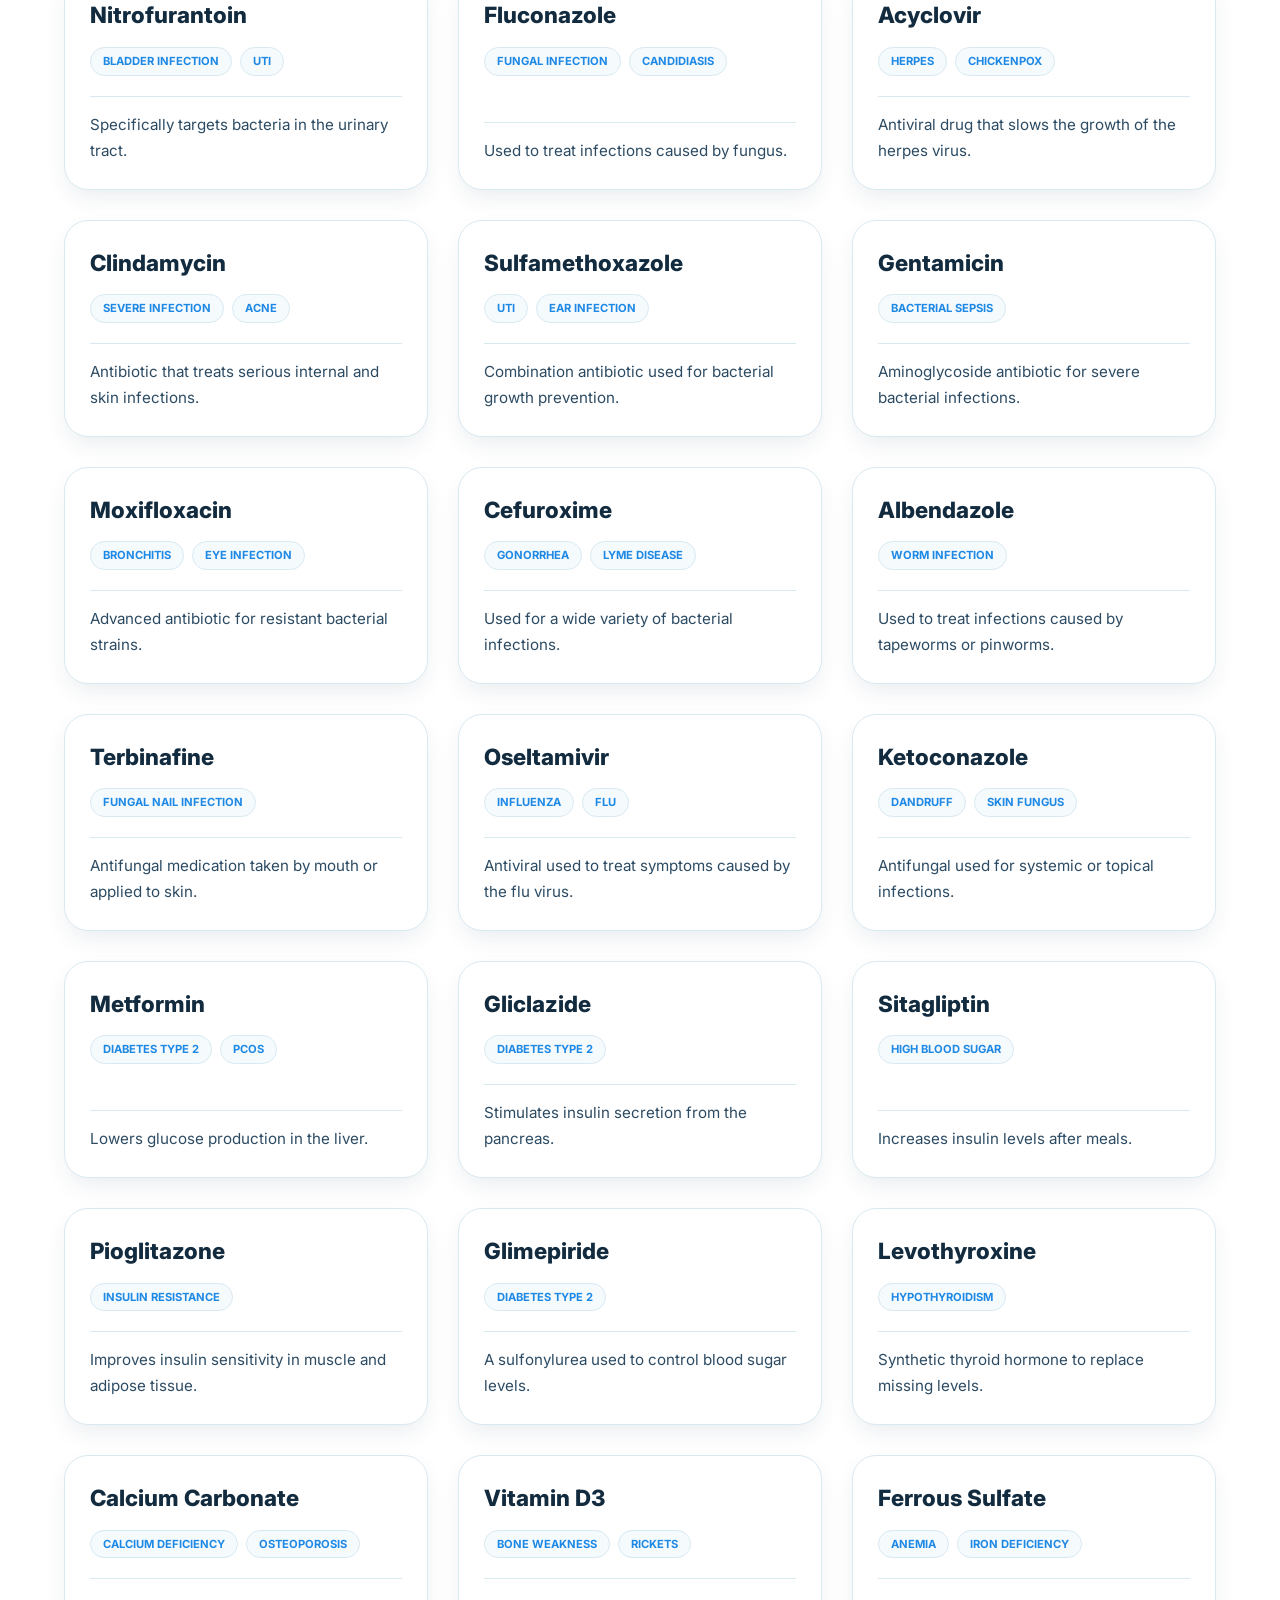
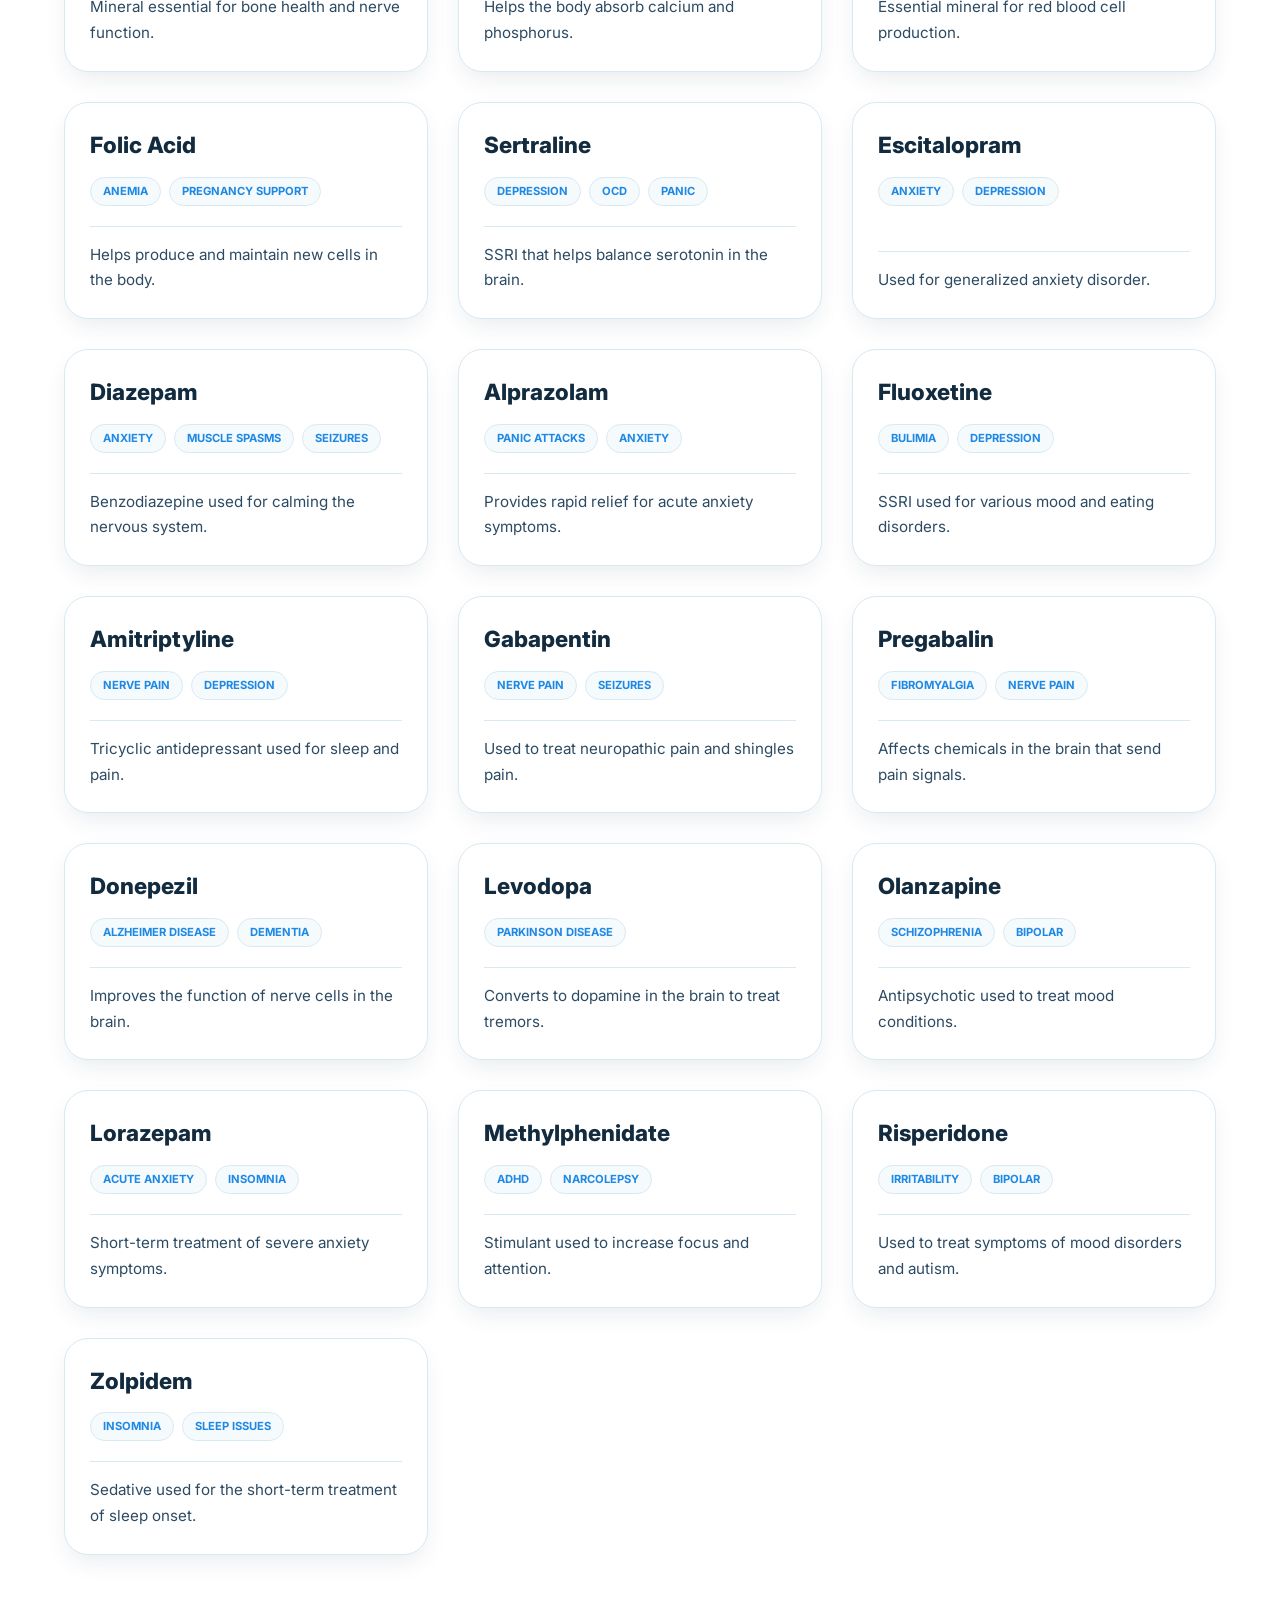
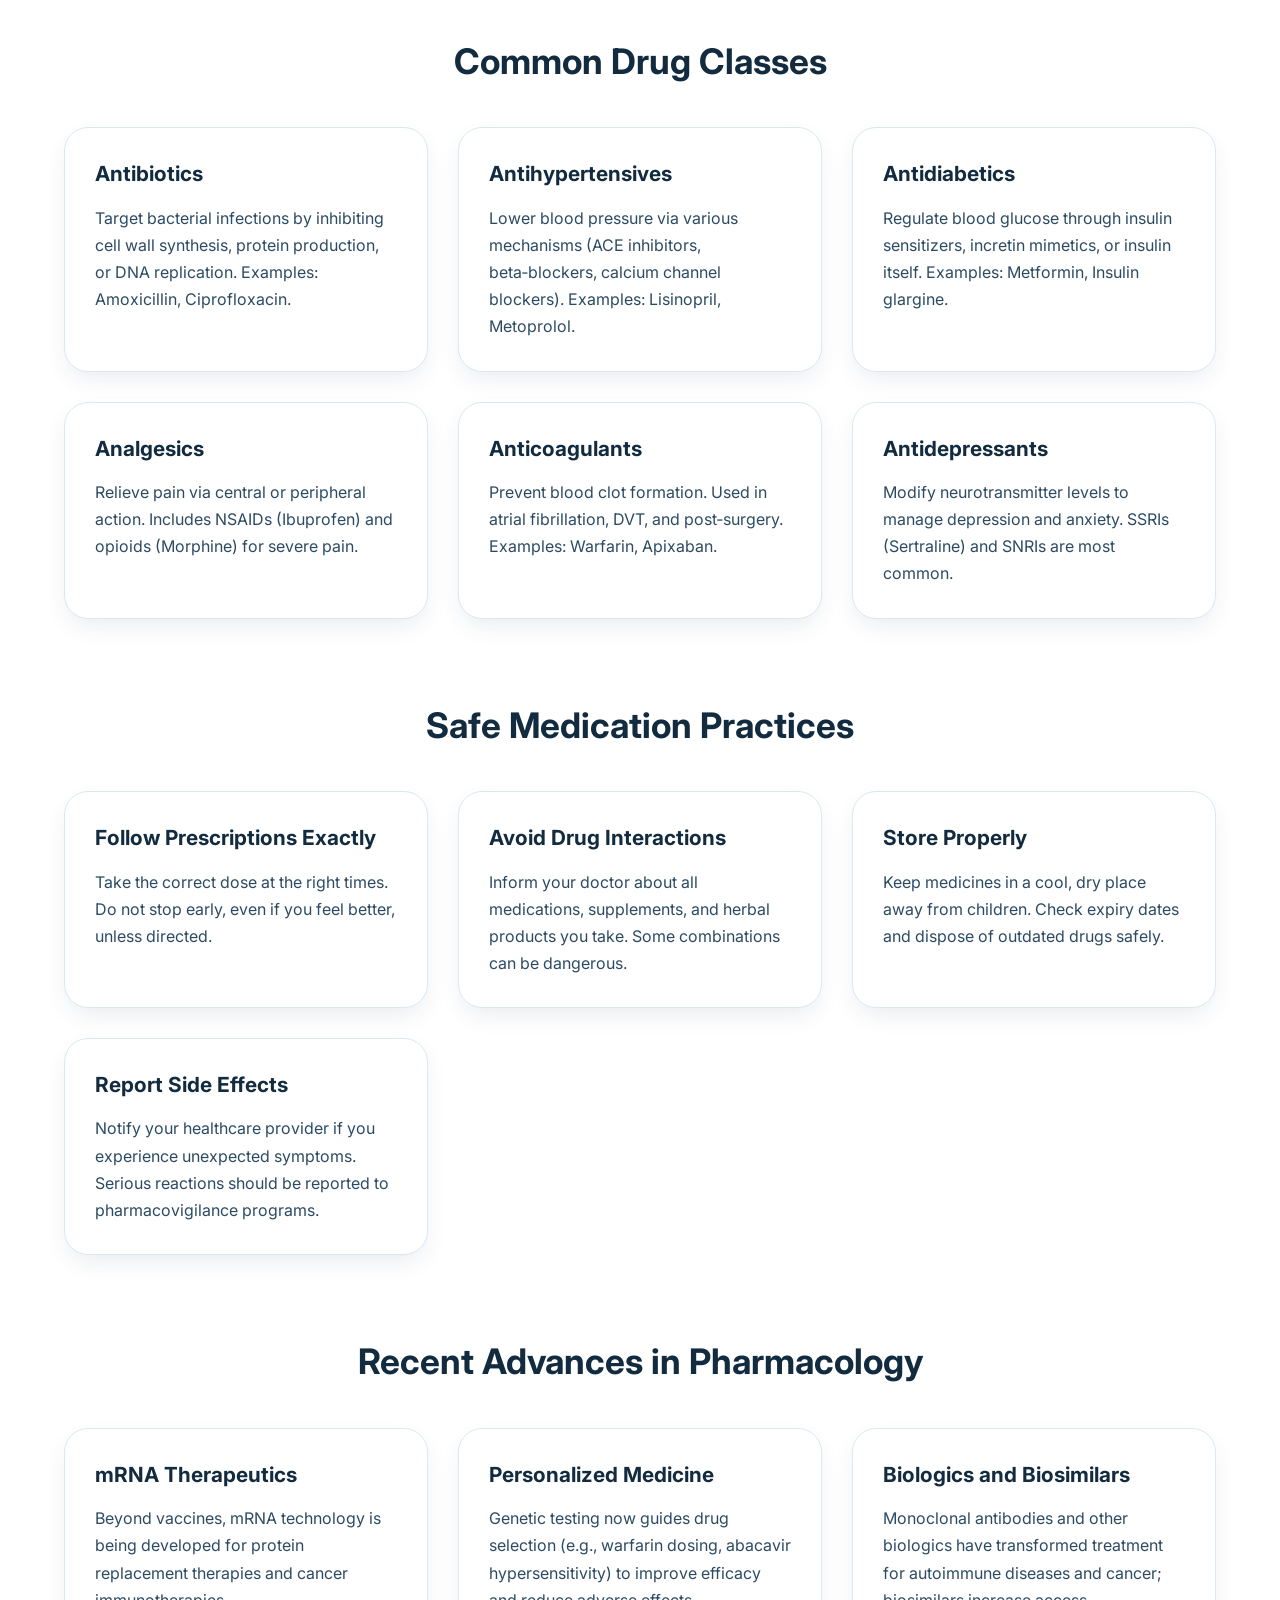
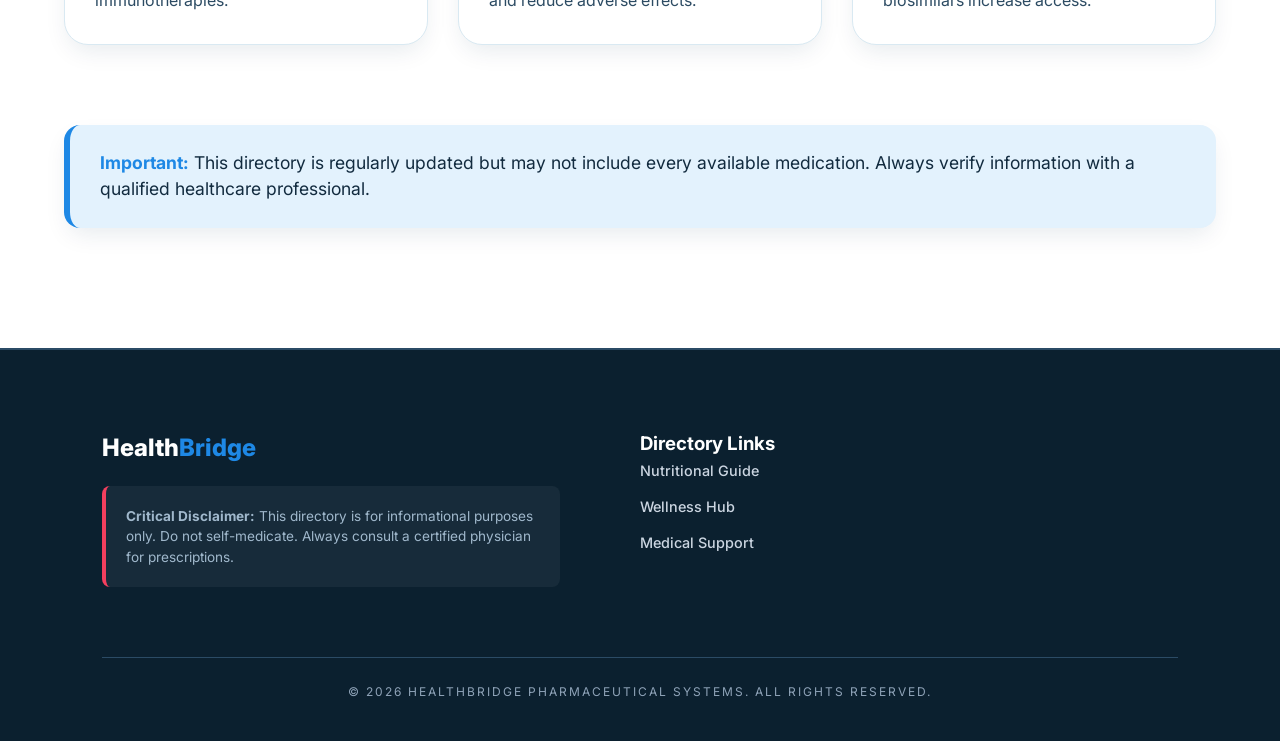
<file: frontend/pages/primary-drugs.html>
<!doctype html>
<html lang="en">
  <head>
    <meta charset="UTF-8" />
    <meta name="viewport" content="width=device-width, initial-scale=1.0" />
    <title>HealthBridge | Primary Pharmaceutical Directory</title>
    <link
      href="https://fonts.googleapis.com/css2?family=Inter:wght@400;600;700;800&display=swap"
      rel="stylesheet"
    />
    <link
      rel="stylesheet"
      href="https://cdnjs.cloudflare.com/ajax/libs/font-awesome/6.0.0/css/all.min.css"
    />
    <link rel="stylesheet" href="../style.css" />
    <link rel="stylesheet" href="drugs-style.css" />
  </head>
  <body>
    <nav class="navbar">
      <div class="logo" onclick="location.href = '../index.html'">
        <span class="logo-hb">HB</span> Health<span>Bridge</span>
      </div>
      <ul class="nav-links">
        <li class="nav-item mega-dropdown">
          <a href="#">Disease</a>
          <div class="mega-menu">
            <div class="mega-menu-content">
              <h3 class="menu-title">Medical Conditions and Diseases</h3>
              <div class="mega-menu-grid" id="diseaseGrid"></div>
            </div>
          </div>
        </li>
        <li class="nav-item"><a href="../index.html">Home</a></li>
        <li class="nav-item"><a href="wellness.html">Wellness</a></li>
        <li class="nav-item"><a href="primary-drugs.html">Drugs</a></li>
        <li class="nav-item"><a href="foods.html">Foods</a></li>
        <li class="nav-item"><a href="contact.html">Contact</a></li>
      </ul>
    </nav>

    <header class="drugs-header">
      <div class="hero-overlay"></div>
      <div class="hero-content">
        <span class="hero-tag">Pharmacy Database</span>
        <h1>Clinical <span>Drug Directory.</span></h1>
        <p>
          A comprehensive database of essential medications, mechanisms, and
          indications.
        </p>

        <div class="search-section">
          <div class="search-box">
            <i class="fas fa-search"></i>
            <input
              type="text"
              id="drugSearch"
              placeholder="Drug name or medical condition"
              onkeyup="filterDrugs()"
            />
          </div>
          <div class="search-meta">
            Showing <span id="visibleCount">0</span> pharmaceutical entries
          </div>
        </div>
      </div>
    </header>

    <!-- New Section: Drug Database Overview -->
    <section class="drugs-intro">
      <div class="intro-container">
        <h2>Understanding Your Medications</h2>
        <p>
          This directory includes commonly prescribed drugs, their mechanisms of
          action, and primary indications. Each entry is based on standard
          pharmacological references and is intended for educational use. Always
          consult a healthcare provider before starting or stopping any
          medication.
        </p>
      </div>
    </section>

    <main class="drugs-container">
      <div class="drugs-grid" id="drugsGrid"></div>

      <!-- New Section: Drug Classifications -->
      <section class="drug-classifications">
        <h2>Common Drug Classes</h2>
        <div class="class-grid">
          <div class="class-card">
            <h3>Antibiotics</h3>
            <p>
              Target bacterial infections by inhibiting cell wall synthesis,
              protein production, or DNA replication. Examples: Amoxicillin,
              Ciprofloxacin.
            </p>
          </div>
          <div class="class-card">
            <h3>Antihypertensives</h3>
            <p>
              Lower blood pressure via various mechanisms (ACE inhibitors,
              beta‑blockers, calcium channel blockers). Examples: Lisinopril,
              Metoprolol.
            </p>
          </div>
          <div class="class-card">
            <h3>Antidiabetics</h3>
            <p>
              Regulate blood glucose through insulin sensitizers, incretin
              mimetics, or insulin itself. Examples: Metformin, Insulin
              glargine.
            </p>
          </div>
          <div class="class-card">
            <h3>Analgesics</h3>
            <p>
              Relieve pain via central or peripheral action. Includes NSAIDs
              (Ibuprofen) and opioids (Morphine) for severe pain.
            </p>
          </div>
          <div class="class-card">
            <h3>Anticoagulants</h3>
            <p>
              Prevent blood clot formation. Used in atrial fibrillation, DVT,
              and post‑surgery. Examples: Warfarin, Apixaban.
            </p>
          </div>
          <div class="class-card">
            <h3>Antidepressants</h3>
            <p>
              Modify neurotransmitter levels to manage depression and anxiety.
              SSRIs (Sertraline) and SNRIs are most common.
            </p>
          </div>
        </div>
      </section>

      <!-- New Section: Safety Guidelines -->
      <section class="drug-safety">
        <h2>Safe Medication Practices</h2>
        <div class="safety-grid">
          <div class="safety-item">
            <h3>Follow Prescriptions Exactly</h3>
            <p>
              Take the correct dose at the right times. Do not stop early, even
              if you feel better, unless directed.
            </p>
          </div>
          <div class="safety-item">
            <h3>Avoid Drug Interactions</h3>
            <p>
              Inform your doctor about all medications, supplements, and herbal
              products you take. Some combinations can be dangerous.
            </p>
          </div>
          <div class="safety-item">
            <h3>Store Properly</h3>
            <p>
              Keep medicines in a cool, dry place away from children. Check
              expiry dates and dispose of outdated drugs safely.
            </p>
          </div>
          <div class="safety-item">
            <h3>Report Side Effects</h3>
            <p>
              Notify your healthcare provider if you experience unexpected
              symptoms. Serious reactions should be reported to
              pharmacovigilance programs.
            </p>
          </div>
        </div>
      </section>

      <!-- New Section: Recent Advances -->
      <section class="drug-advances">
        <h2>Recent Advances in Pharmacology</h2>
        <div class="advances-grid">
          <div class="advance-card">
            <h3>mRNA Therapeutics</h3>
            <p>
              Beyond vaccines, mRNA technology is being developed for protein
              replacement therapies and cancer immunotherapies.
            </p>
          </div>
          <div class="advance-card">
            <h3>Personalized Medicine</h3>
            <p>
              Genetic testing now guides drug selection (e.g., warfarin dosing,
              abacavir hypersensitivity) to improve efficacy and reduce adverse
              effects.
            </p>
          </div>
          <div class="advance-card">
            <h3>Biologics and Biosimilars</h3>
            <p>
              Monoclonal antibodies and other biologics have transformed
              treatment for autoimmune diseases and cancer; biosimilars increase
              access.
            </p>
          </div>
        </div>
      </section>

      <!-- Clinical Note -->
      <div class="drug-note">
        <p>
          <strong>Important:</strong> This directory is regularly updated but
          may not include every available medication. Always verify information
          with a qualified healthcare professional.
        </p>
      </div>
    </main>

    <footer class="footer">
      <div class="footer-container">
        <div class="footer-section brand">
          <h2>Health<span>Bridge</span></h2>
          <div class="disclaimer-alert">
            <strong>Critical Disclaimer:</strong> This directory is for
            informational purposes only. Do not self-medicate. Always consult a
            certified physician for prescriptions.
          </div>
        </div>
        <div class="footer-section">
          <h3>Directory Links</h3>
          <ul>
            <li><a href="foods.html">Nutritional Guide</a></li>
            <li><a href="wellness.html">Wellness Hub</a></li>
            <li><a href="contact.html">Medical Support</a></li>
          </ul>
        </div>
      </div>
      <div class="footer-bottom">
        <p>
          &copy; 2026 HealthBridge Pharmaceutical Systems. All rights reserved.
        </p>
      </div>
    </footer>

    <script src="../script.js"></script>
    <script src="drugs-data.js"></script>
  </body>
</html>
</file>
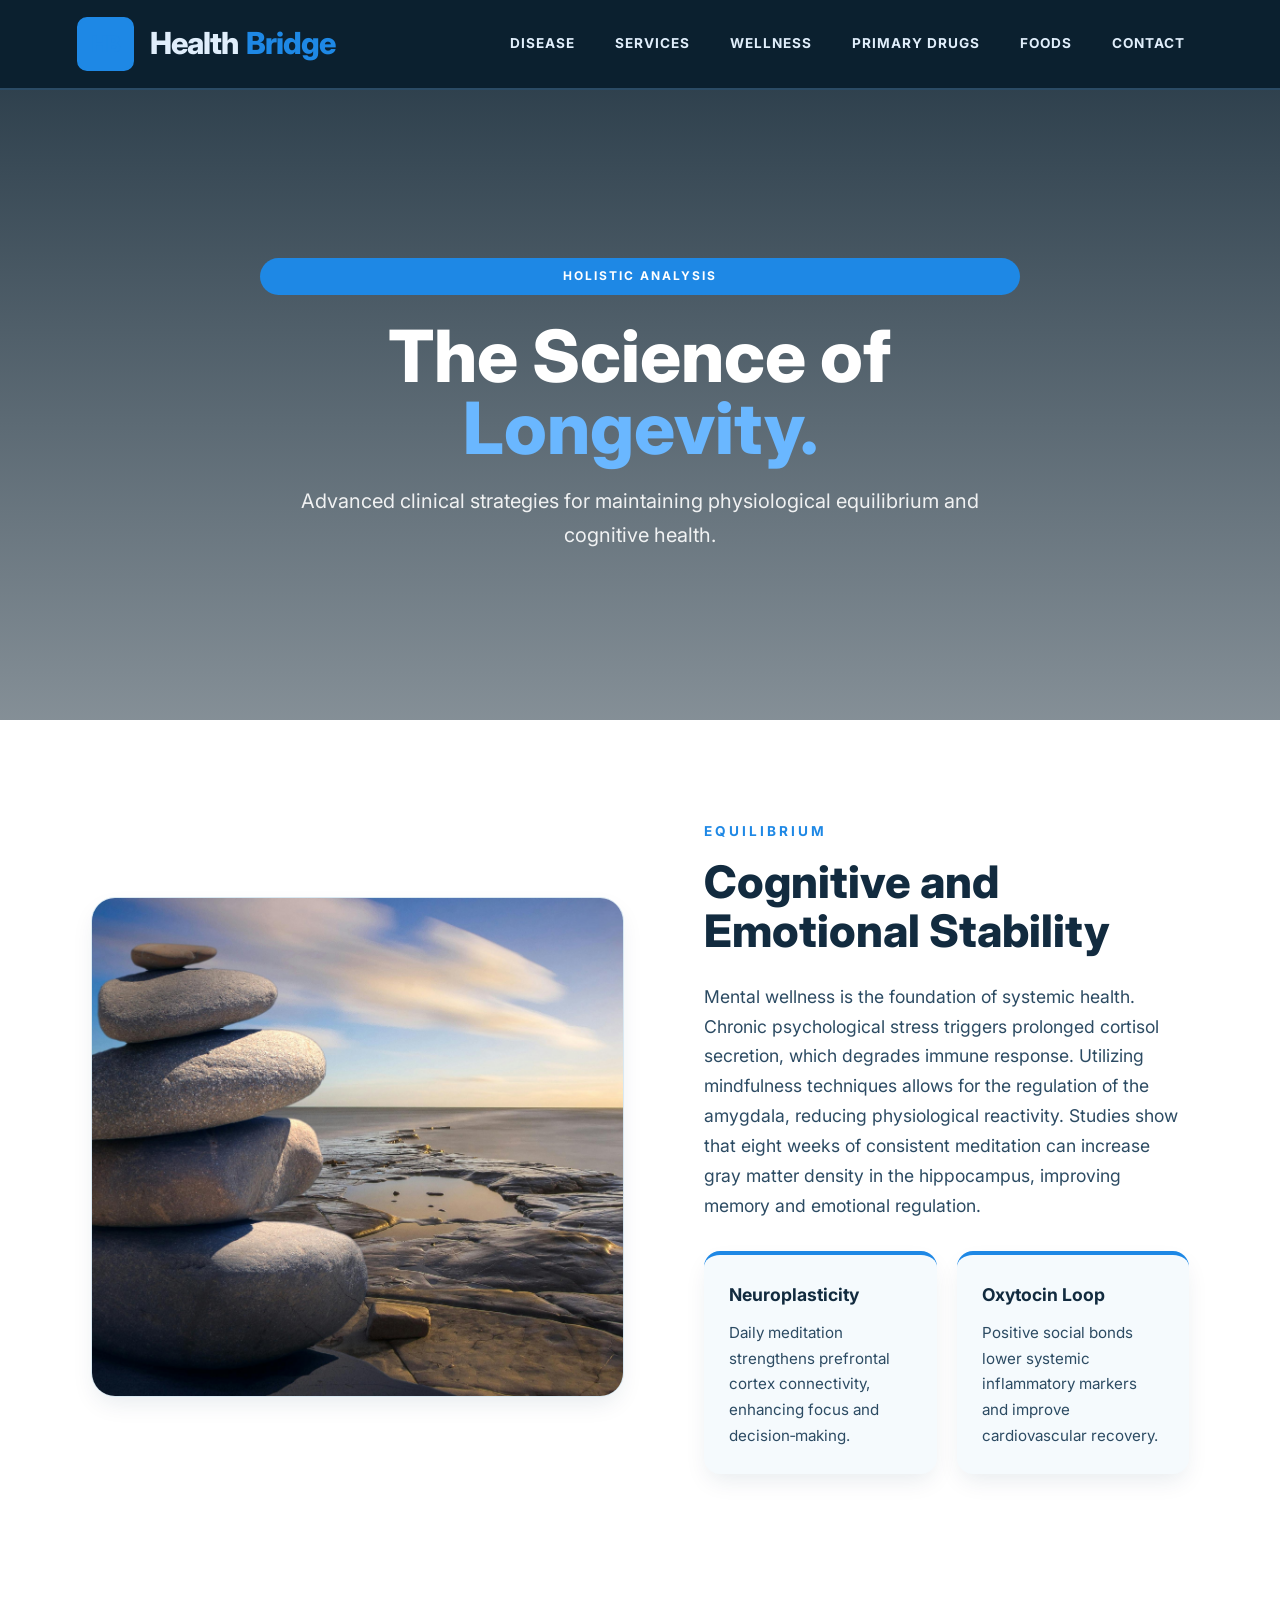
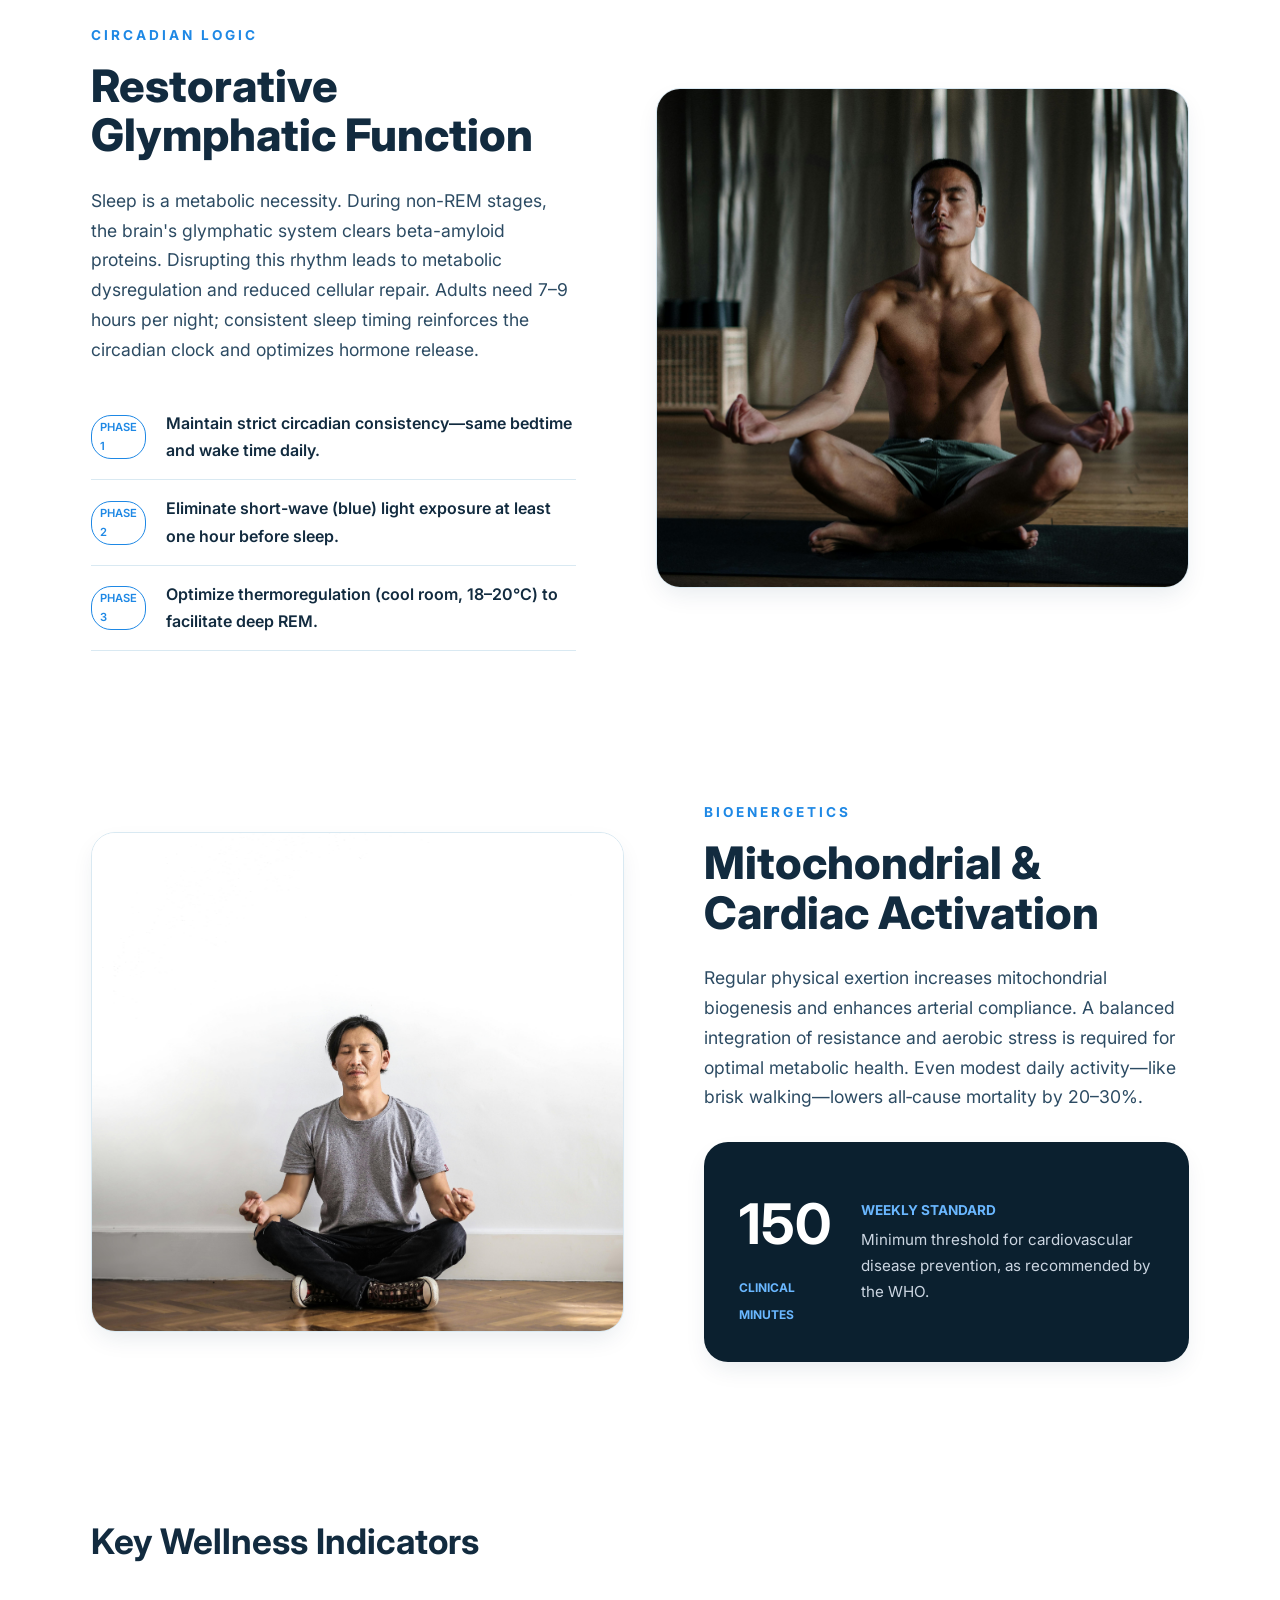
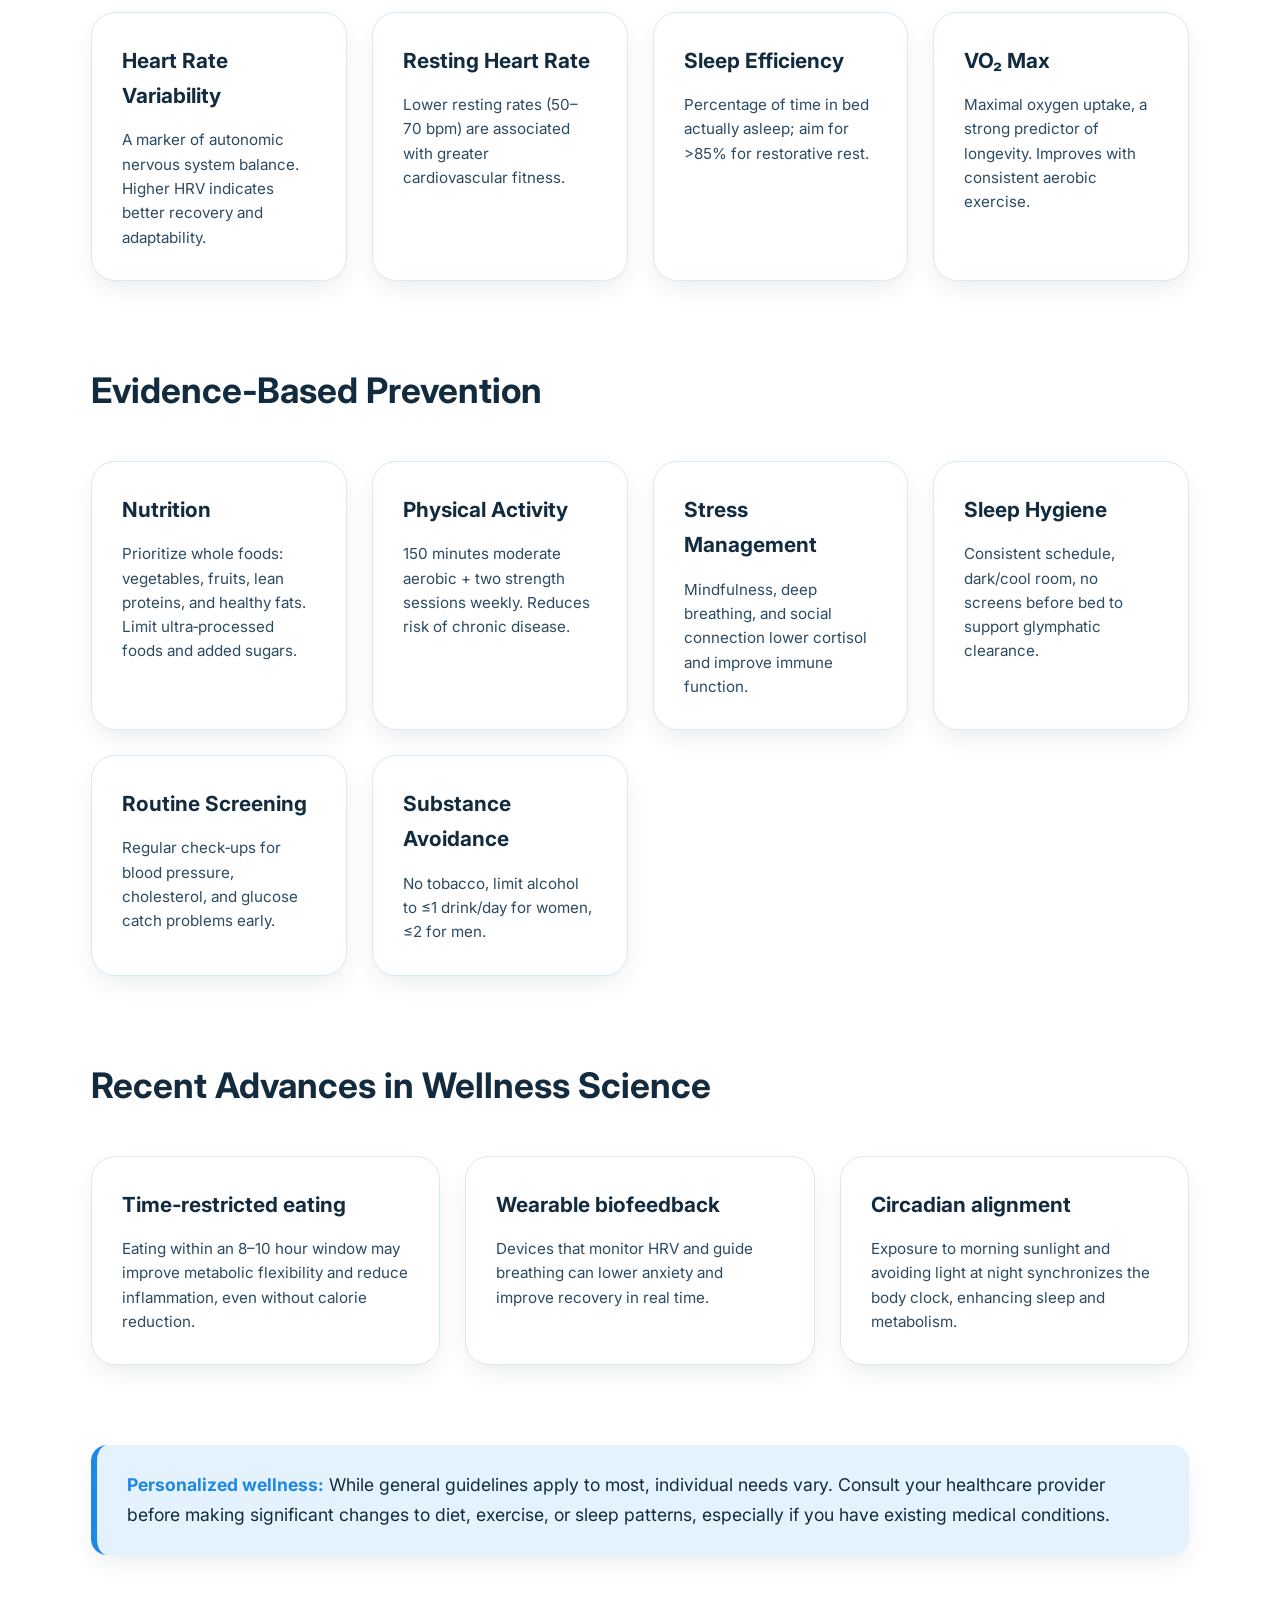
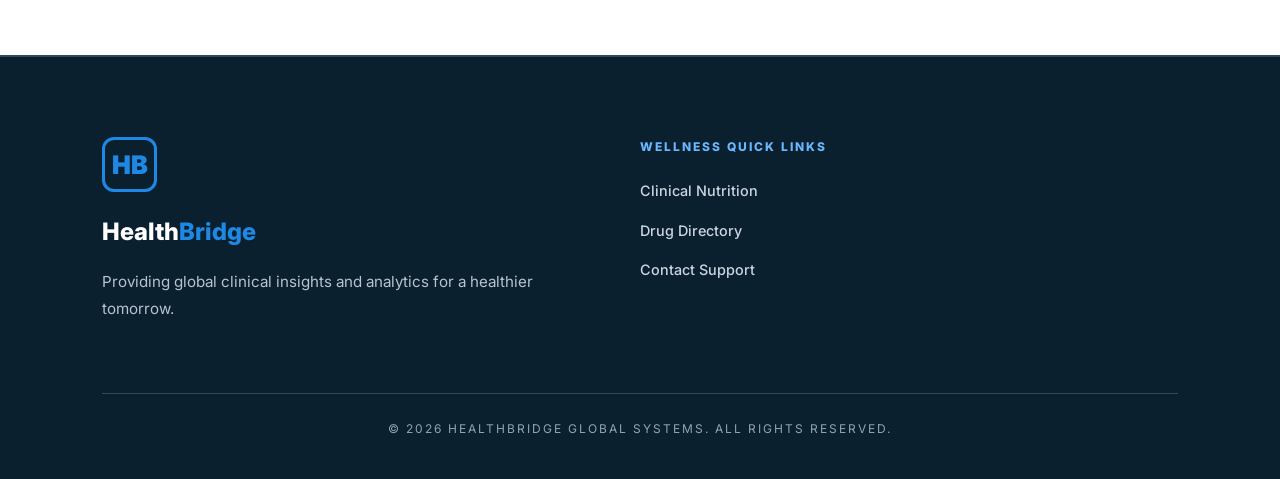
<file: frontend/pages/wellness.html>
<!doctype html>
<html lang="en">
  <head>
    <meta charset="UTF-8" />
    <meta
      name="viewport"
      content="width=device-width, initial-scale=1.0, viewport-fit=cover"
    />
    <title>HealthBridge | Wellness & Preventive Care</title>
    <link
      href="https://fonts.googleapis.com/css2?family=Inter:wght@400;600;700;800&display=swap"
      rel="stylesheet"
    />
    <link rel="stylesheet" href="../style.css" />
    <link rel="stylesheet" href="wellness-style.css" />
    <style>
      /* Hide Sign In/Up buttons only on Wellness page */
      body.wellness-page .nav-auth {
        display: none !important;
      }
    </style>
  </head>
  <body class="wellness-page">
    <!-- No hardcoded navbar – will be injected by navbar.js -->

    <header class="wellness-hero">
      <div class="hero-overlay"></div>
      <div class="hero-content">
        <span class="hero-badge">Holistic Analysis</span>
        <h1>The Science of <span>Longevity.</span></h1>
        <p>
          Advanced clinical strategies for maintaining physiological equilibrium
          and cognitive health.
        </p>
      </div>
    </header>

    <main class="wellness-container">
      <!-- Pillar 1: Cognitive Wellness -->
      <section class="wellness-pillar">
        <div class="pillar-image-box">
          <img src="1.jpg" alt="Mindfulness Practice" />
        </div>
        <div class="pillar-text">
          <div class="pillar-label">Equilibrium</div>
          <h2>Cognitive and Emotional Stability</h2>
          <p>
            Mental wellness is the foundation of systemic health. Chronic
            psychological stress triggers prolonged cortisol secretion, which
            degrades immune response. Utilizing mindfulness techniques allows
            for the regulation of the amygdala, reducing physiological
            reactivity. Studies show that eight weeks of consistent meditation
            can increase gray matter density in the hippocampus, improving
            memory and emotional regulation.
          </p>
          <div class="clinical-box">
            <div class="box-item">
              <strong>Neuroplasticity</strong>
              <p>
                Daily meditation strengthens prefrontal cortex connectivity,
                enhancing focus and decision‑making.
              </p>
            </div>
            <div class="box-item">
              <strong>Oxytocin Loop</strong>
              <p>
                Positive social bonds lower systemic inflammatory markers and
                improve cardiovascular recovery.
              </p>
            </div>
          </div>
        </div>
      </section>

      <!-- Pillar 2: Sleep -->
      <section class="wellness-pillar reverse">
        <div class="pillar-image-box">
          <img src="2.jpg" alt="Restorative Sleep Cycles" />
        </div>
        <div class="pillar-text">
          <div class="pillar-label">Circadian Logic</div>
          <h2>Restorative Glymphatic Function</h2>
          <p>
            Sleep is a metabolic necessity. During non-REM stages, the brain's
            glymphatic system clears beta-amyloid proteins. Disrupting this
            rhythm leads to metabolic dysregulation and reduced cellular repair.
            Adults need 7–9 hours per night; consistent sleep timing reinforces
            the circadian clock and optimizes hormone release.
          </p>
          <ul class="aesthetic-list">
            <li>
              <span>Phase 1</span> Maintain strict circadian consistency—same
              bedtime and wake time daily.
            </li>
            <li>
              <span>Phase 2</span> Eliminate short-wave (blue) light exposure at
              least one hour before sleep.
            </li>
            <li>
              <span>Phase 3</span> Optimize thermoregulation (cool room,
              18–20°C) to facilitate deep REM.
            </li>
          </ul>
        </div>
      </section>

      <!-- Pillar 3: Physical Activity -->
      <section class="wellness-pillar">
        <div class="pillar-image-box">
          <img src="3.jpg" alt="Metabolic Activity" />
        </div>
        <div class="pillar-text">
          <div class="pillar-label">Bioenergetics</div>
          <h2>Mitochondrial & Cardiac Activation</h2>
          <p>
            Regular physical exertion increases mitochondrial biogenesis and
            enhances arterial compliance. A balanced integration of resistance
            and aerobic stress is required for optimal metabolic health. Even
            modest daily activity—like brisk walking—lowers all‑cause mortality
            by 20–30%.
          </p>
          <div class="aesthetic-stat-card">
            <div class="stat-main">
              <h3>150</h3>
              <small>Clinical Minutes</small>
            </div>
            <div class="stat-desc">
              <strong>Weekly Standard</strong>
              <p>
                Minimum threshold for cardiovascular disease prevention, as
                recommended by the WHO.
              </p>
            </div>
          </div>
        </div>
      </section>

      <!-- Core Wellness Metrics -->
      <div class="wellness-metrics">
        <h2>Key Wellness Indicators</h2>
        <div class="metrics-grid">
          <div class="metric-card">
            <h3>Heart Rate Variability</h3>
            <p>
              A marker of autonomic nervous system balance. Higher HRV indicates
              better recovery and adaptability.
            </p>
          </div>
          <div class="metric-card">
            <h3>Resting Heart Rate</h3>
            <p>
              Lower resting rates (50–70 bpm) are associated with greater
              cardiovascular fitness.
            </p>
          </div>
          <div class="metric-card">
            <h3>Sleep Efficiency</h3>
            <p>
              Percentage of time in bed actually asleep; aim for >85% for
              restorative rest.
            </p>
          </div>
          <div class="metric-card">
            <h3>VO₂ Max</h3>
            <p>
              Maximal oxygen uptake, a strong predictor of longevity. Improves
              with consistent aerobic exercise.
            </p>
          </div>
        </div>
      </div>

      <!-- Evidence‑Based Prevention -->
      <div class="wellness-guidelines">
        <h2>Evidence‑Based Prevention</h2>
        <div class="guidelines-grid">
          <div class="guideline-item">
            <h3>Nutrition</h3>
            <p>
              Prioritize whole foods: vegetables, fruits, lean proteins, and
              healthy fats. Limit ultra‑processed foods and added sugars.
            </p>
          </div>
          <div class="guideline-item">
            <h3>Physical Activity</h3>
            <p>
              150 minutes moderate aerobic + two strength sessions weekly.
              Reduces risk of chronic disease.
            </p>
          </div>
          <div class="guideline-item">
            <h3>Stress Management</h3>
            <p>
              Mindfulness, deep breathing, and social connection lower cortisol
              and improve immune function.
            </p>
          </div>
          <div class="guideline-item">
            <h3>Sleep Hygiene</h3>
            <p>
              Consistent schedule, dark/cool room, no screens before bed to
              support glymphatic clearance.
            </p>
          </div>
          <div class="guideline-item">
            <h3>Routine Screening</h3>
            <p>
              Regular check‑ups for blood pressure, cholesterol, and glucose
              catch problems early.
            </p>
          </div>
          <div class="guideline-item">
            <h3>Substance Avoidance</h3>
            <p>
              No tobacco, limit alcohol to ≤1 drink/day for women, ≤2 for men.
            </p>
          </div>
        </div>
      </div>

      <!-- Recent Advances in Wellness Science -->
      <div class="wellness-research">
        <h2>Recent Advances in Wellness Science</h2>
        <div class="research-grid">
          <div class="research-card">
            <h3>Time‑restricted eating</h3>
            <p>
              Eating within an 8–10 hour window may improve metabolic
              flexibility and reduce inflammation, even without calorie
              reduction.
            </p>
          </div>
          <div class="research-card">
            <h3>Wearable biofeedback</h3>
            <p>
              Devices that monitor HRV and guide breathing can lower anxiety and
              improve recovery in real time.
            </p>
          </div>
          <div class="research-card">
            <h3>Circadian alignment</h3>
            <p>
              Exposure to morning sunlight and avoiding light at night
              synchronizes the body clock, enhancing sleep and metabolism.
            </p>
          </div>
        </div>
      </div>

      <div class="wellness-note">
        <p>
          <strong>Personalized wellness:</strong> While general guidelines apply
          to most, individual needs vary. Consult your healthcare provider
          before making significant changes to diet, exercise, or sleep
          patterns, especially if you have existing medical conditions.
        </p>
      </div>
    </main>

    <footer class="footer">
      <div class="footer-container">
        <div class="footer-section brand">
          <div class="brand-mark">HB</div>
          <h2>Health<span>Bridge</span></h2>
          <p>
            Providing global clinical insights and analytics for a healthier
            tomorrow.
          </p>
        </div>
        <div class="footer-section">
          <span class="label-heading">Wellness Quick Links</span>
          <ul>
            <li><a href="foods.html">Clinical Nutrition</a></li>
            <li><a href="primary-drugs.html">Drug Directory</a></li>
            <li><a href="contact.html">Contact Support</a></li>
          </ul>
        </div>
      </div>
      <div class="footer-bottom">
        <p>&copy; 2026 HealthBridge Global Systems. All rights reserved.</p>
      </div>
    </footer>

    <script src="../navbar.js"></script>
    <!-- <script src="../script.js"></script> -->
  </body>
</html>
</file>
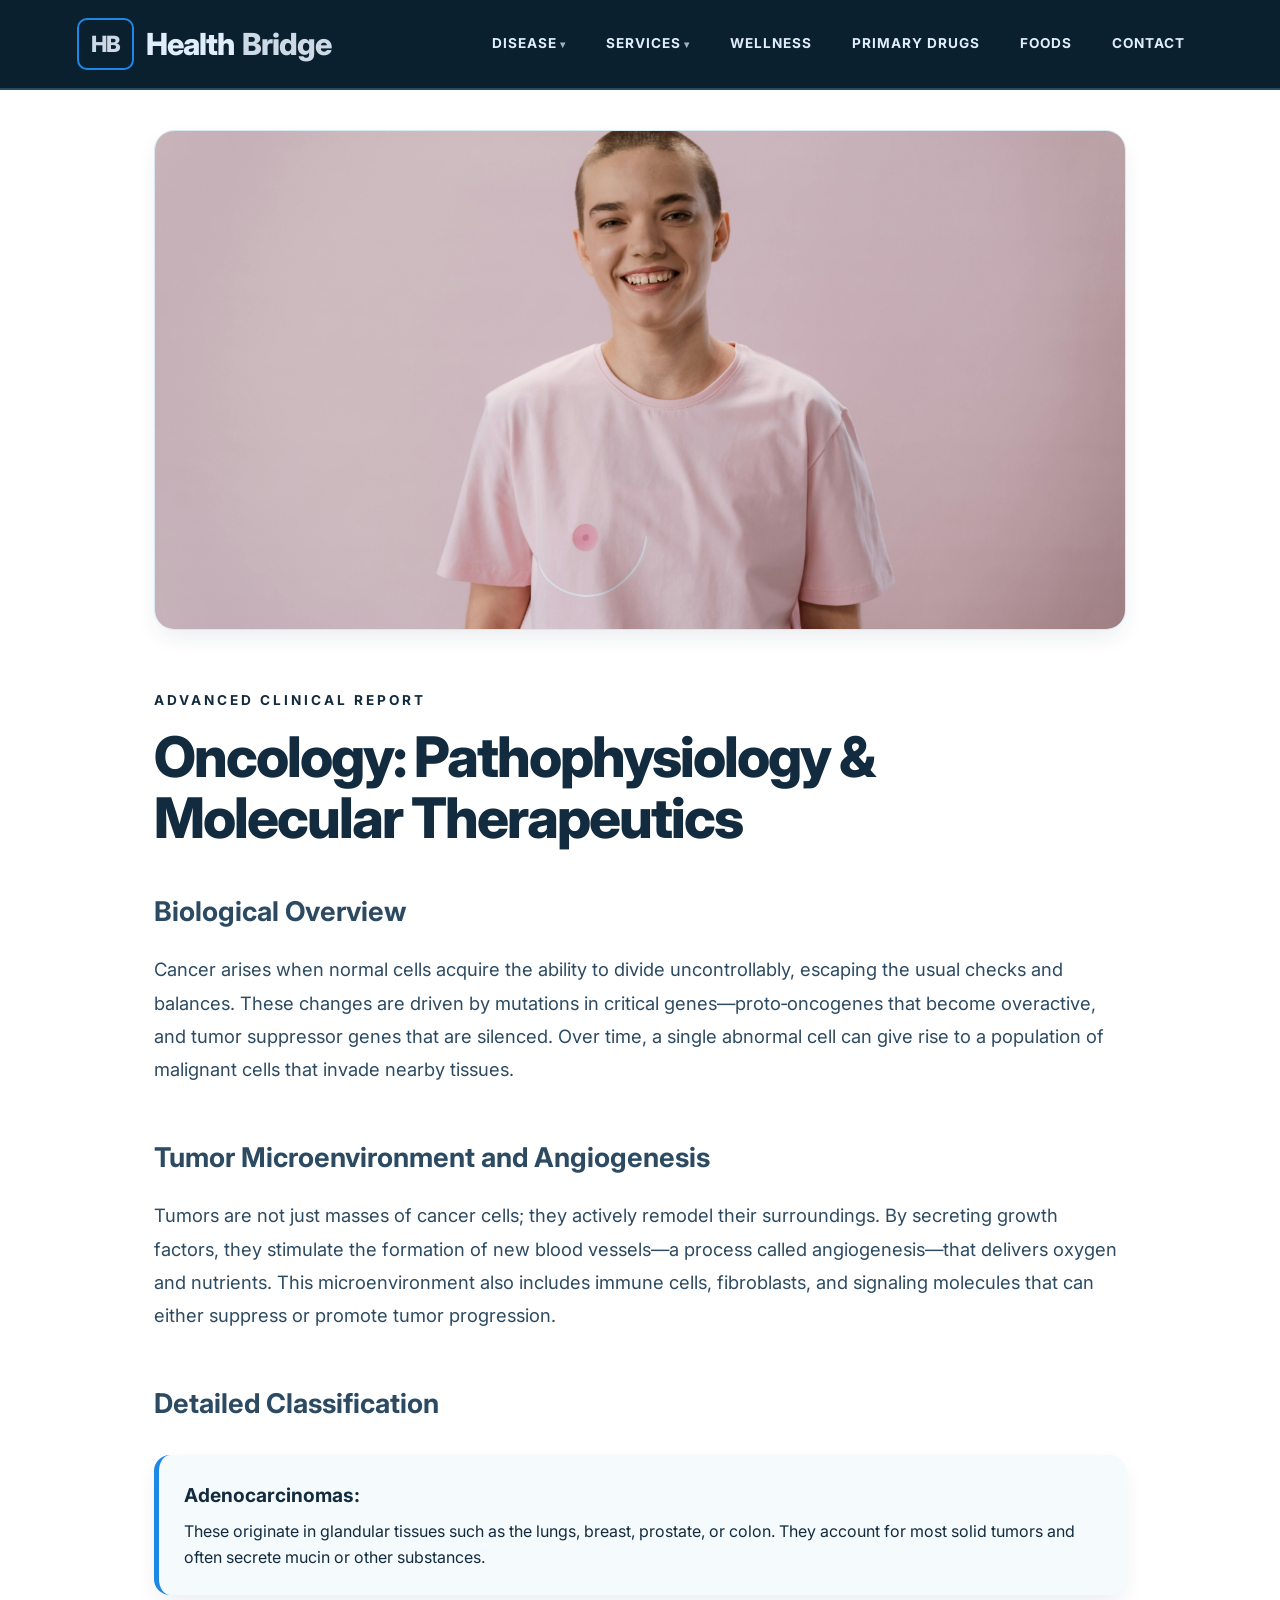
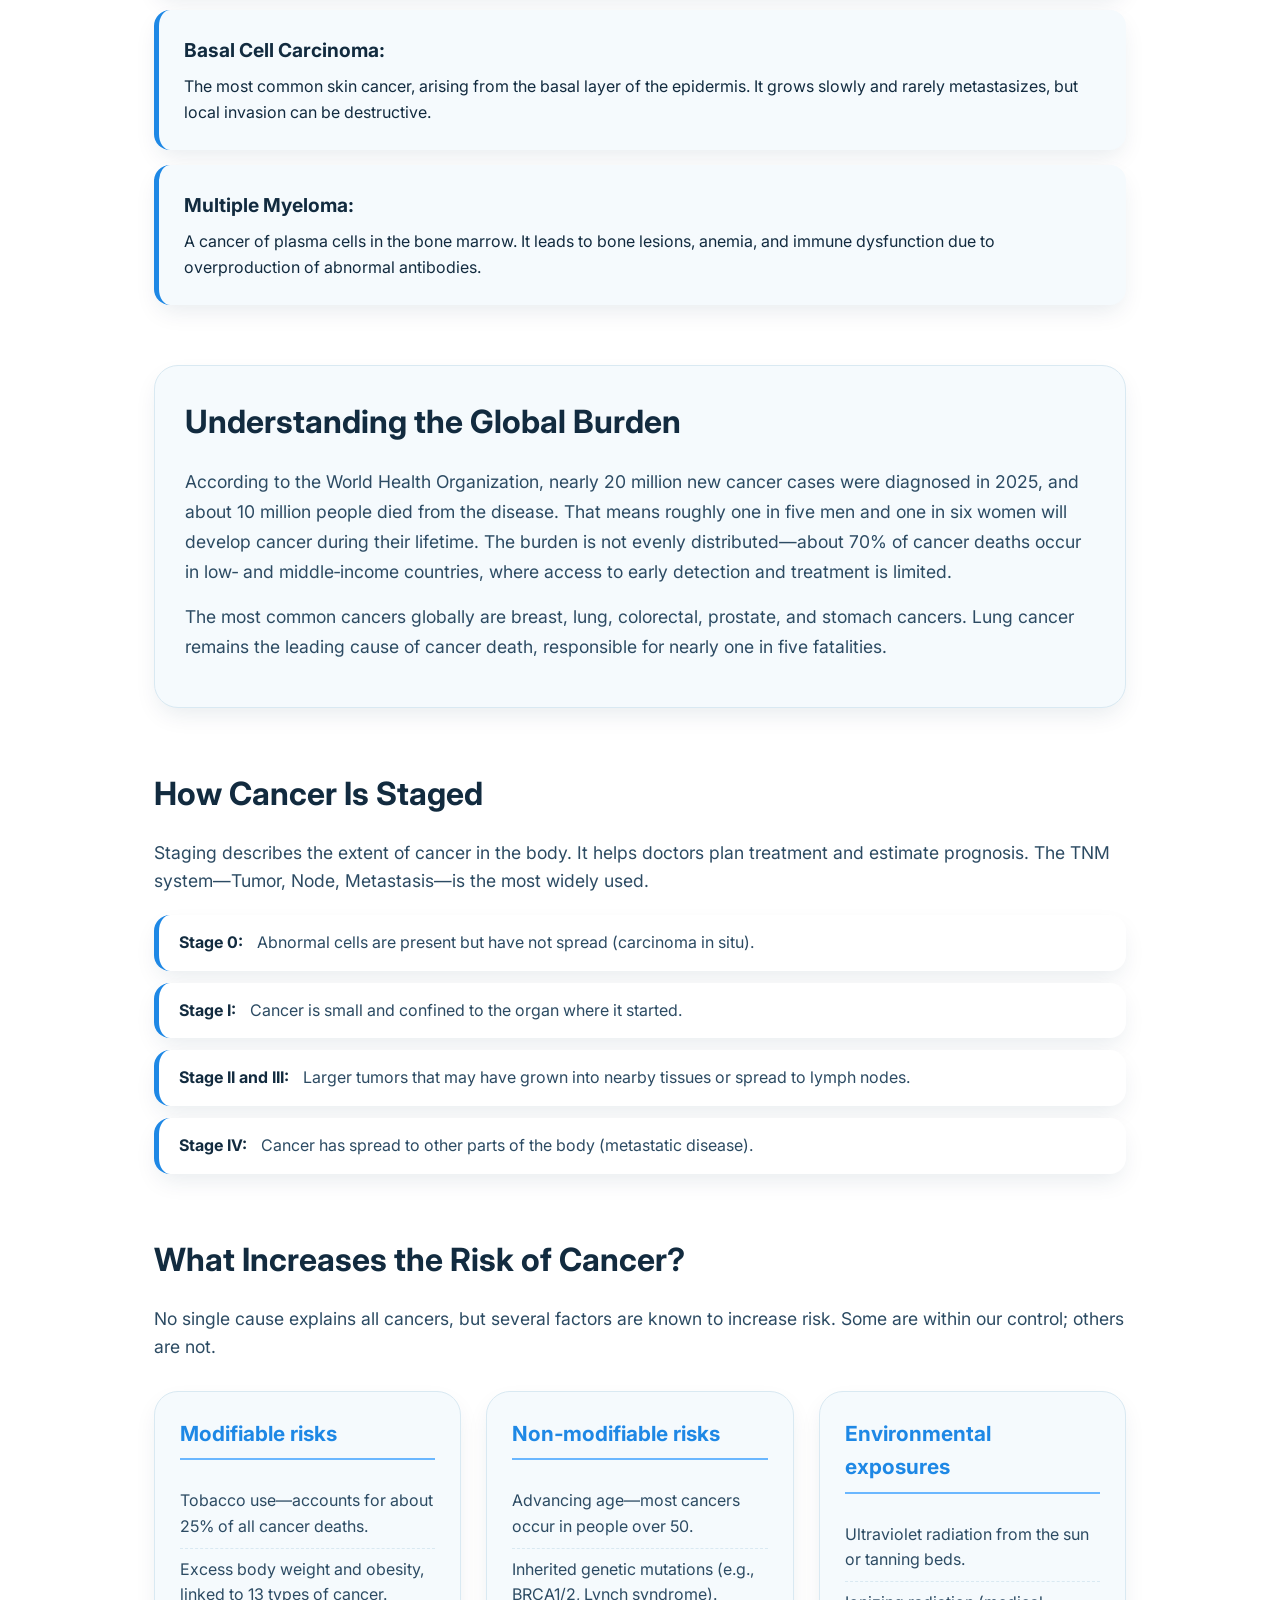
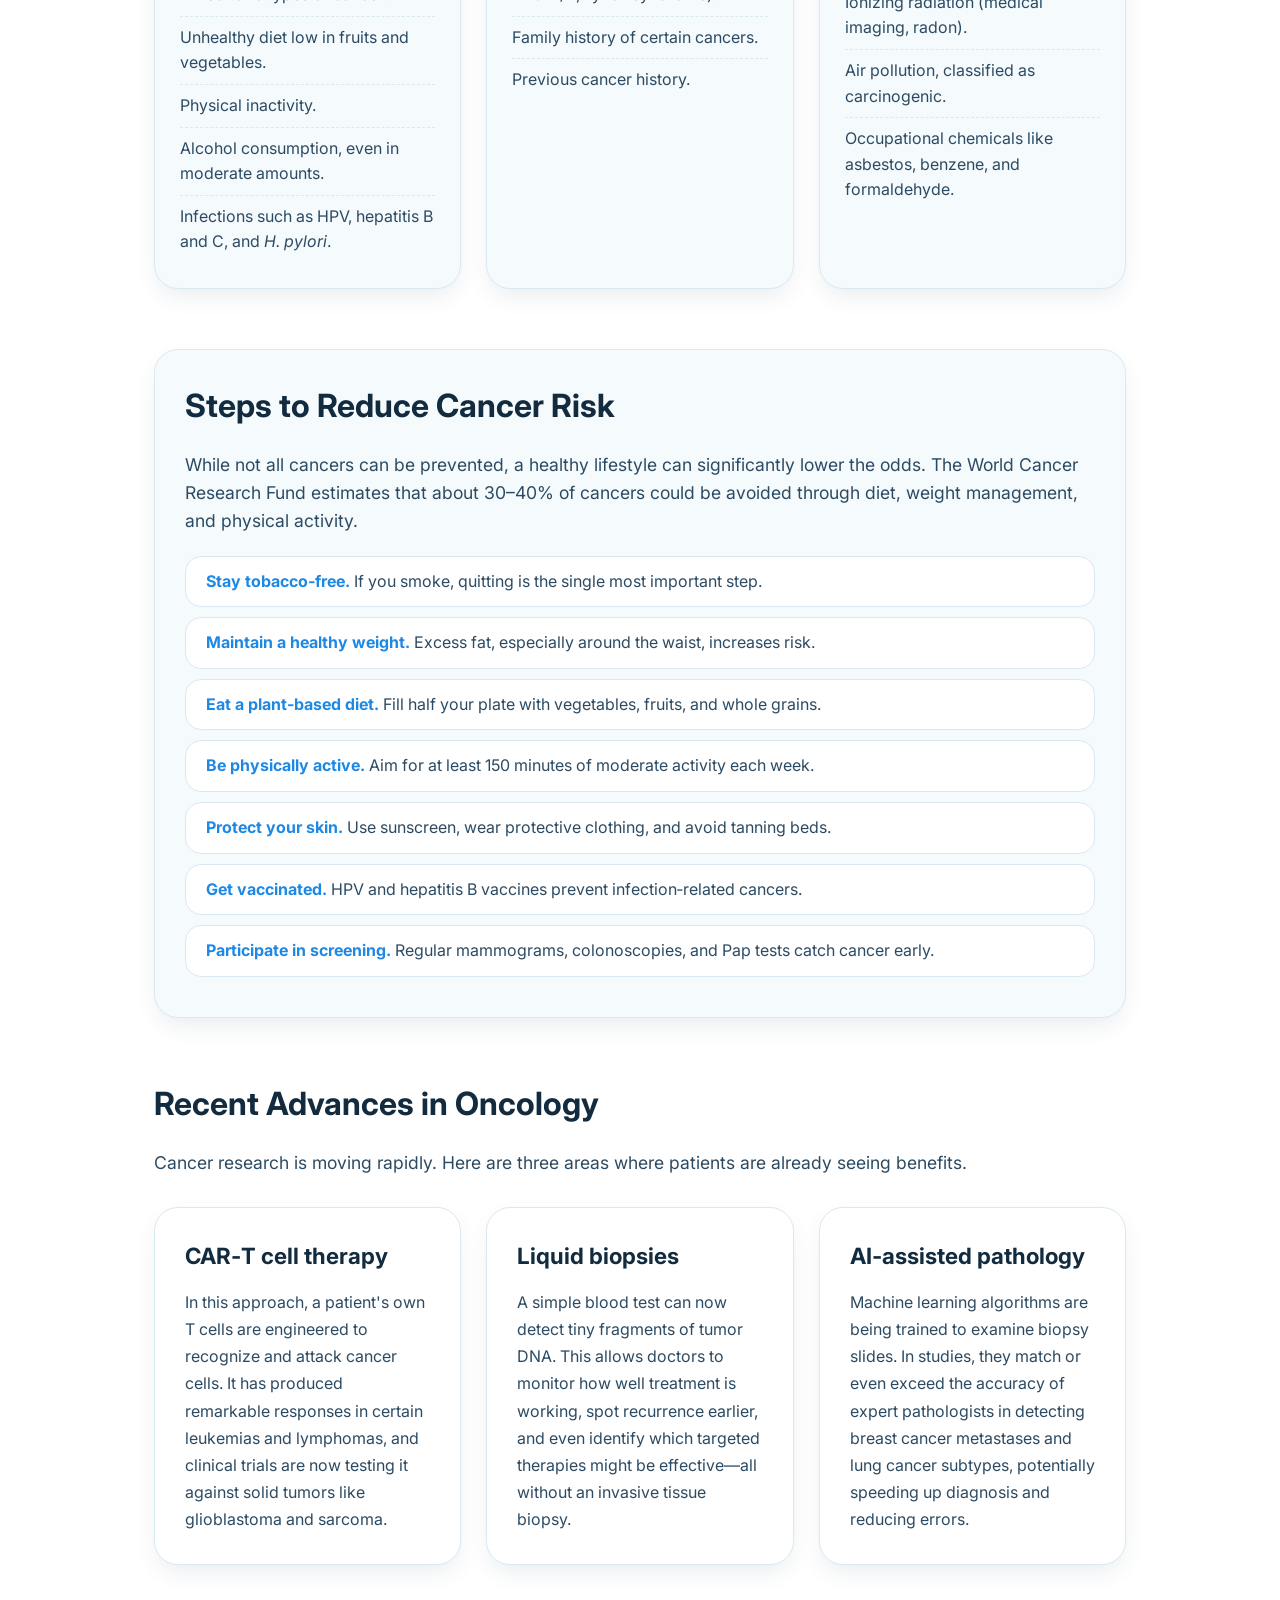
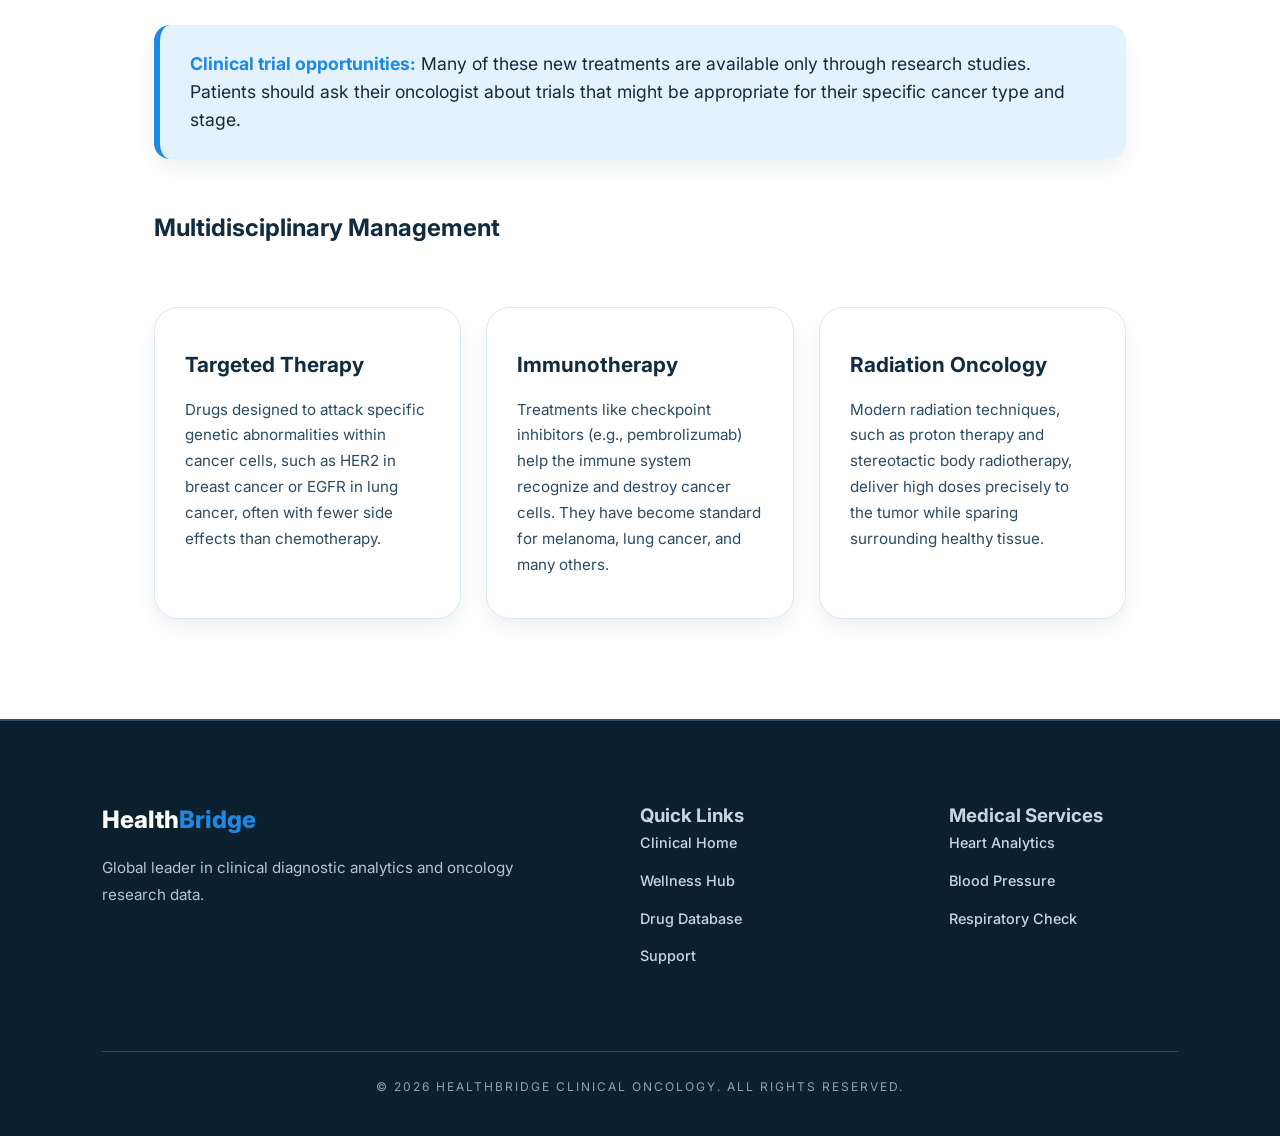
<file: frontend/pages/diseases/cancer.html>
<!doctype html>
<html lang="en">
  <head>
    <meta charset="UTF-8" />
    <meta name="viewport" content="width=device-width, initial-scale=1.0" />
    <title>HealthBridge | Oncology - Cancer Analysis</title>
    <link
      href="https://fonts.googleapis.com/css2?family=Inter:wght@400;600;700;800&display=swap"
      rel="stylesheet"
    />
    <link rel="stylesheet" href="../../style.css" />
    <link rel="stylesheet" href="disease-page.css" />
  </head>
  <body>
    <nav class="navbar">
      <div class="logo" onclick="location.href = '../../index.html'">
        <span class="logo-hb">HB</span> Health<span>Bridge</span>
      </div>

      <ul class="nav-links">
        <li class="nav-item mega-dropdown">
          <a href="#">Disease</a>
          <div class="mega-menu">
            <div class="mega-menu-content">
              <h3 class="menu-title">Medical Conditions and Diseases</h3>
              <div class="mega-menu-grid" id="diseaseGrid"></div>
            </div>
          </div>
        </li>

        <li class="nav-item">
          <a href="#">Services</a>
          <div class="dropdown">
            <a href="../services/heart-risk.html">Heart Risk</a>
            <a href="../services/fever.html">Fever Respiratory</a>
            <a href="../services/hypertension.html">Hypertension</a>
            <a href="../services/hypotension.html">Hypotension</a>
            <a href="../services/normal.html">General Checkup</a>
          </div>
        </li>

        <li class="nav-item"><a href="../wellness.html">Wellness</a></li>
        <li class="nav-item">
          <a href="../primary-drugs.html">Primary Drugs</a>
        </li>
        <li class="nav-item"><a href="../foods.html">Foods</a></li>
        <li class="nav-item"><a href="../contact.html">Contact</a></li>
      </ul>
    </nav>

    <div class="disease-container">
      <div class="image-slider">
        <div class="slides" id="slider">
          <img src="1.jpg" class="slide active" alt="Cancer Cell Analysis" />
          <img src="2.jpg" class="slide" alt="Oncology Research" />
          <img src="3.jpg" class="slide" alt="Medical Imaging" />
          <img src="4.jpg" class="slide" alt="Laboratory Testing" />
        </div>
      </div>

      <section class="medical-content">
        <div class="hero-label">Advanced Clinical Report</div>
        <h1>Oncology: Pathophysiology & Molecular Therapeutics</h1>

        <div class="info-block">
          <h2>Biological Overview</h2>
          <p>
            Cancer arises when normal cells acquire the ability to divide
            uncontrollably, escaping the usual checks and balances. These
            changes are driven by mutations in critical genes—proto‑oncogenes
            that become overactive, and tumor suppressor genes that are
            silenced. Over time, a single abnormal cell can give rise to a
            population of malignant cells that invade nearby tissues.
          </p>
        </div>

        <div class="info-block">
          <h2>Tumor Microenvironment and Angiogenesis</h2>
          <p>
            Tumors are not just masses of cancer cells; they actively remodel
            their surroundings. By secreting growth factors, they stimulate the
            formation of new blood vessels—a process called angiogenesis—that
            delivers oxygen and nutrients. This microenvironment also includes
            immune cells, fibroblasts, and signaling molecules that can either
            suppress or promote tumor progression.
          </p>
        </div>

        <div class="info-block">
          <h2>Detailed Classification</h2>
          <ul class="type-list">
            <li>
              <strong>Adenocarcinomas:</strong> These originate in glandular
              tissues such as the lungs, breast, prostate, or colon. They
              account for most solid tumors and often secrete mucin or other
              substances.
            </li>
            <li>
              <strong>Basal Cell Carcinoma:</strong> The most common skin
              cancer, arising from the basal layer of the epidermis. It grows
              slowly and rarely metastasizes, but local invasion can be
              destructive.
            </li>
            <li>
              <strong>Multiple Myeloma:</strong> A cancer of plasma cells in the
              bone marrow. It leads to bone lesions, anemia, and immune
              dysfunction due to overproduction of abnormal antibodies.
            </li>
          </ul>
        </div>

        <!-- New Section: Cancer Statistics (written naturally) -->
        <div class="stats-block">
          <h2>Understanding the Global Burden</h2>
          <p>
            According to the World Health Organization, nearly 20 million new
            cancer cases were diagnosed in 2025, and about 10 million people
            died from the disease. That means roughly one in five men and one in
            six women will develop cancer during their lifetime. The burden is
            not evenly distributed—about 70% of cancer deaths occur in low‑ and
            middle‑income countries, where access to early detection and
            treatment is limited.
          </p>
          <p>
            The most common cancers globally are breast, lung, colorectal,
            prostate, and stomach cancers. Lung cancer remains the leading cause
            of cancer death, responsible for nearly one in five fatalities.
          </p>
        </div>

        <!-- New Section: Cancer Staging (more detailed) -->
        <div class="staging-block">
          <h2>How Cancer Is Staged</h2>
          <p>
            Staging describes the extent of cancer in the body. It helps doctors
            plan treatment and estimate prognosis. The TNM system—Tumor, Node,
            Metastasis—is the most widely used.
          </p>
          <ul class="stage-list">
            <li>
              <span class="stage-label">Stage 0:</span> Abnormal cells are
              present but have not spread (carcinoma in situ).
            </li>
            <li>
              <span class="stage-label">Stage I:</span> Cancer is small and
              confined to the organ where it started.
            </li>
            <li>
              <span class="stage-label">Stage II and III:</span> Larger tumors
              that may have grown into nearby tissues or spread to lymph nodes.
            </li>
            <li>
              <span class="stage-label">Stage IV:</span> Cancer has spread to
              other parts of the body (metastatic disease).
            </li>
          </ul>
        </div>

        <!-- New Section: Risk Factors (expanded) -->
        <div class="risk-block">
          <h2>What Increases the Risk of Cancer?</h2>
          <p>
            No single cause explains all cancers, but several factors are known
            to increase risk. Some are within our control; others are not.
          </p>
          <div class="risk-grid">
            <div class="risk-category">
              <h3>Modifiable risks</h3>
              <ul>
                <li>
                  Tobacco use—accounts for about 25% of all cancer deaths.
                </li>
                <li>
                  Excess body weight and obesity, linked to 13 types of cancer.
                </li>
                <li>Unhealthy diet low in fruits and vegetables.</li>
                <li>Physical inactivity.</li>
                <li>Alcohol consumption, even in moderate amounts.</li>
                <li>
                  Infections such as HPV, hepatitis B and C, and
                  <em>H. pylori</em>.
                </li>
              </ul>
            </div>
            <div class="risk-category">
              <h3>Non‑modifiable risks</h3>
              <ul>
                <li>Advancing age—most cancers occur in people over 50.</li>
                <li>
                  Inherited genetic mutations (e.g., BRCA1/2, Lynch syndrome).
                </li>
                <li>Family history of certain cancers.</li>
                <li>Previous cancer history.</li>
              </ul>
            </div>
            <div class="risk-category">
              <h3>Environmental exposures</h3>
              <ul>
                <li>Ultraviolet radiation from the sun or tanning beds.</li>
                <li>Ionizing radiation (medical imaging, radon).</li>
                <li>Air pollution, classified as carcinogenic.</li>
                <li>
                  Occupational chemicals like asbestos, benzene, and
                  formaldehyde.
                </li>
              </ul>
            </div>
          </div>
        </div>

        <!-- New Section: Prevention Strategies (human‑written) -->
        <div class="prevention-block">
          <h2>Steps to Reduce Cancer Risk</h2>
          <p>
            While not all cancers can be prevented, a healthy lifestyle can
            significantly lower the odds. The World Cancer Research Fund
            estimates that about 30–40% of cancers could be avoided through
            diet, weight management, and physical activity.
          </p>
          <ul class="prevention-list">
            <li>
              <strong>Stay tobacco‑free.</strong> If you smoke, quitting is the
              single most important step.
            </li>
            <li>
              <strong>Maintain a healthy weight.</strong> Excess fat, especially
              around the waist, increases risk.
            </li>
            <li>
              <strong>Eat a plant‑based diet.</strong> Fill half your plate with
              vegetables, fruits, and whole grains.
            </li>
            <li>
              <strong>Be physically active.</strong> Aim for at least 150
              minutes of moderate activity each week.
            </li>
            <li>
              <strong>Protect your skin.</strong> Use sunscreen, wear protective
              clothing, and avoid tanning beds.
            </li>
            <li>
              <strong>Get vaccinated.</strong> HPV and hepatitis B vaccines
              prevent infection‑related cancers.
            </li>
            <li>
              <strong>Participate in screening.</strong> Regular mammograms,
              colonoscopies, and Pap tests catch cancer early.
            </li>
          </ul>
        </div>

        <!-- New Section: Latest Research (detailed, human tone) -->
        <div class="research-block">
          <h2>Recent Advances in Oncology</h2>
          <p>
            Cancer research is moving rapidly. Here are three areas where
            patients are already seeing benefits.
          </p>
          <div class="research-grid">
            <div class="research-item">
              <h3>CAR‑T cell therapy</h3>
              <p>
                In this approach, a patient's own T cells are engineered to
                recognize and attack cancer cells. It has produced remarkable
                responses in certain leukemias and lymphomas, and clinical
                trials are now testing it against solid tumors like glioblastoma
                and sarcoma.
              </p>
            </div>
            <div class="research-item">
              <h3>Liquid biopsies</h3>
              <p>
                A simple blood test can now detect tiny fragments of tumor DNA.
                This allows doctors to monitor how well treatment is working,
                spot recurrence earlier, and even identify which targeted
                therapies might be effective—all without an invasive tissue
                biopsy.
              </p>
            </div>
            <div class="research-item">
              <h3>AI‑assisted pathology</h3>
              <p>
                Machine learning algorithms are being trained to examine biopsy
                slides. In studies, they match or even exceed the accuracy of
                expert pathologists in detecting breast cancer metastases and
                lung cancer subtypes, potentially speeding up diagnosis and
                reducing errors.
              </p>
            </div>
          </div>
        </div>

        <!-- Call to action (no icons) -->
        <div class="cta-note">
          <p>
            <strong>Clinical trial opportunities:</strong> Many of these new
            treatments are available only through research studies. Patients
            should ask their oncologist about trials that might be appropriate
            for their specific cancer type and stage.
          </p>
        </div>

        <div class="prominent-features">
          <h2>Multidisciplinary Management</h2>
          <div class="features-grid">
            <div class="feature-card">
              <h3>Targeted Therapy</h3>
              <p>
                Drugs designed to attack specific genetic abnormalities within
                cancer cells, such as HER2 in breast cancer or EGFR in lung
                cancer, often with fewer side effects than chemotherapy.
              </p>
            </div>
            <div class="feature-card">
              <h3>Immunotherapy</h3>
              <p>
                Treatments like checkpoint inhibitors (e.g., pembrolizumab) help
                the immune system recognize and destroy cancer cells. They have
                become standard for melanoma, lung cancer, and many others.
              </p>
            </div>
            <div class="feature-card">
              <h3>Radiation Oncology</h3>
              <p>
                Modern radiation techniques, such as proton therapy and
                stereotactic body radiotherapy, deliver high doses precisely to
                the tumor while sparing surrounding healthy tissue.
              </p>
            </div>
          </div>
        </div>
      </section>
    </div>

    <footer class="footer">
      <div class="footer-container">
        <div class="footer-section brand">
          <h2>Health<span>Bridge</span></h2>
          <p>
            Global leader in clinical diagnostic analytics and oncology research
            data.
          </p>
        </div>

        <div class="footer-section">
          <h3>Quick Links</h3>
          <ul>
            <li><a href="../../index.html">Clinical Home</a></li>
            <li><a href="../wellness.html">Wellness Hub</a></li>
            <li><a href="../primary-drugs.html">Drug Database</a></li>
            <li><a href="../contact.html">Support</a></li>
          </ul>
        </div>

        <div class="footer-section">
          <h3>Medical Services</h3>
          <ul>
            <li><a href="../services/heart-risk.html">Heart Analytics</a></li>
            <li><a href="../services/hypertension.html">Blood Pressure</a></li>
            <li><a href="../services/fever.html">Respiratory Check</a></li>
          </ul>
        </div>
      </div>
      <div class="footer-bottom">
        <p>&copy; 2026 HealthBridge Clinical Oncology. All rights reserved.</p>
      </div>
    </footer>

    <script src="../../script.js"></script>
    <script>
      let currentIndex = 0;
      const slides = document.querySelectorAll(".slide");
      function changeSlide() {
        slides[currentIndex].classList.remove("active");
        currentIndex = (currentIndex + 1) % slides.length;
        slides[currentIndex].classList.add("active");
      }
      setInterval(changeSlide, 2000);
    </script>
  </body>
</html>
</file>
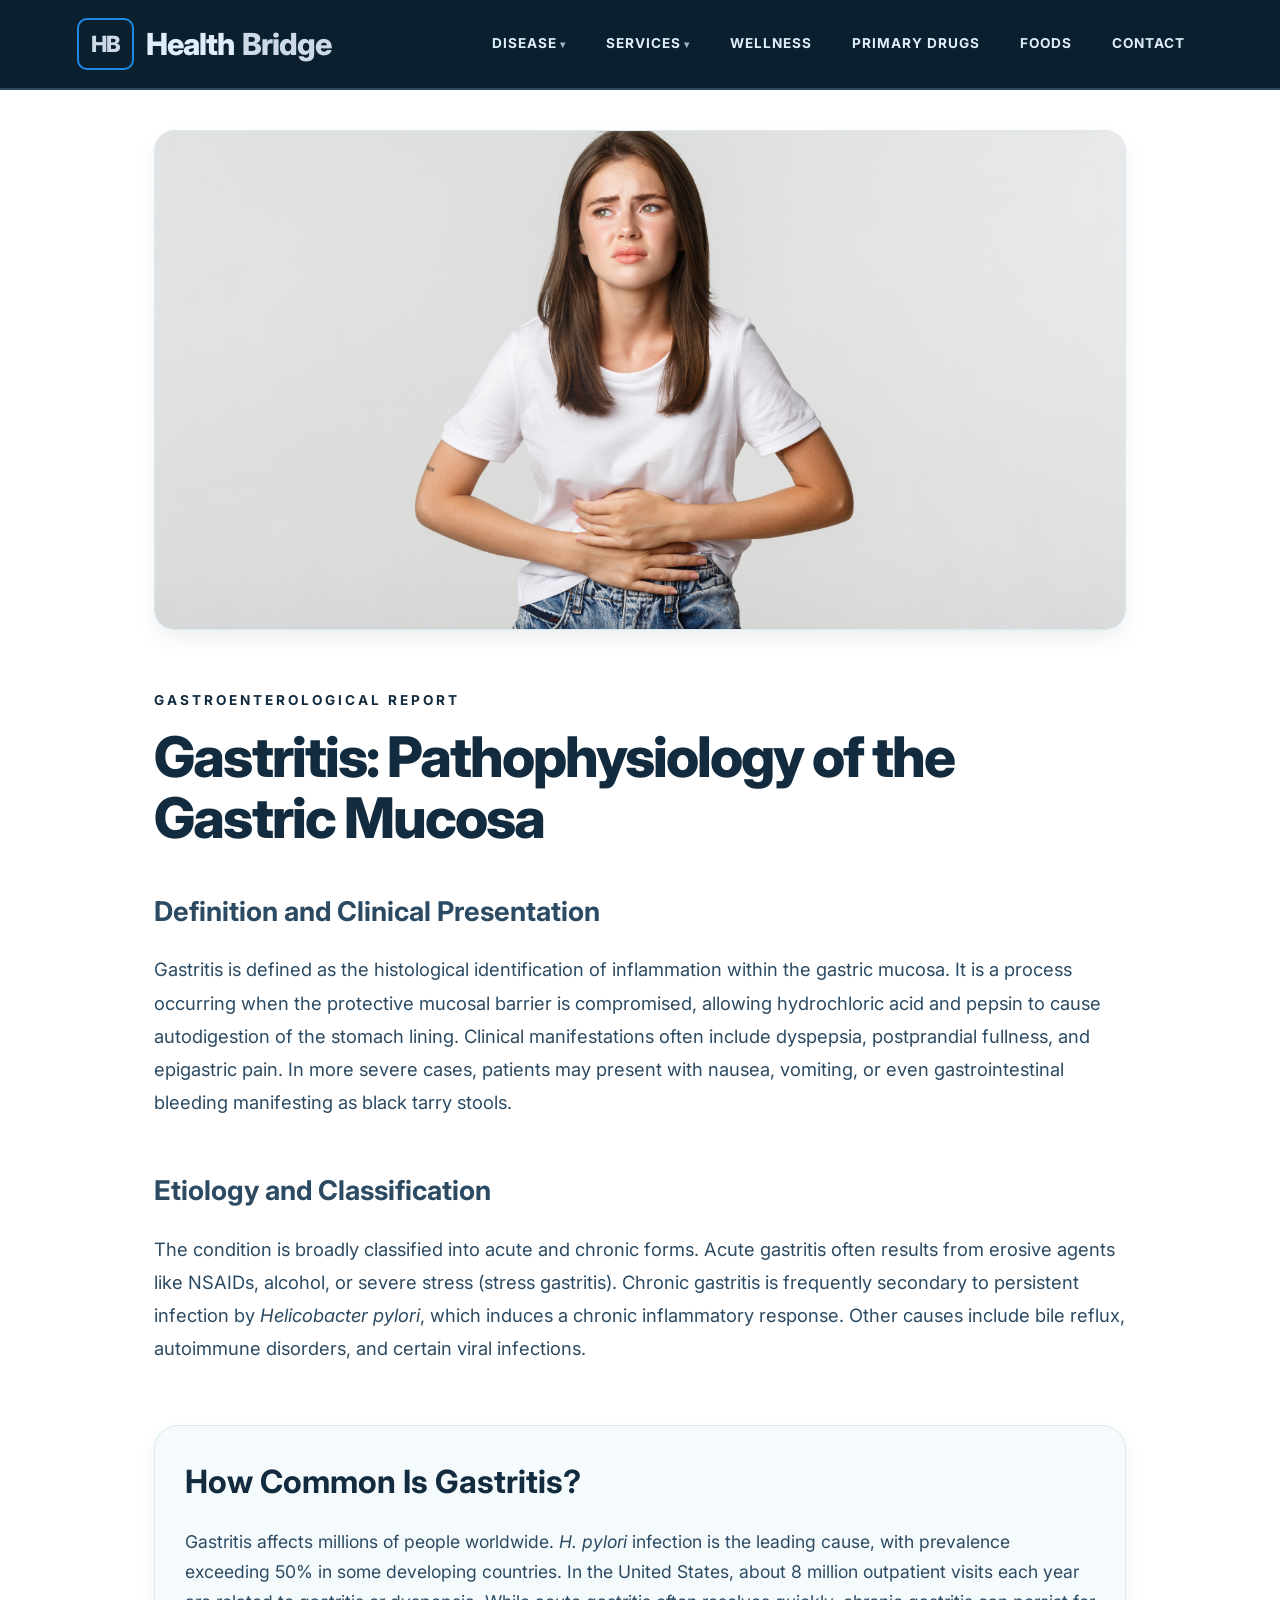
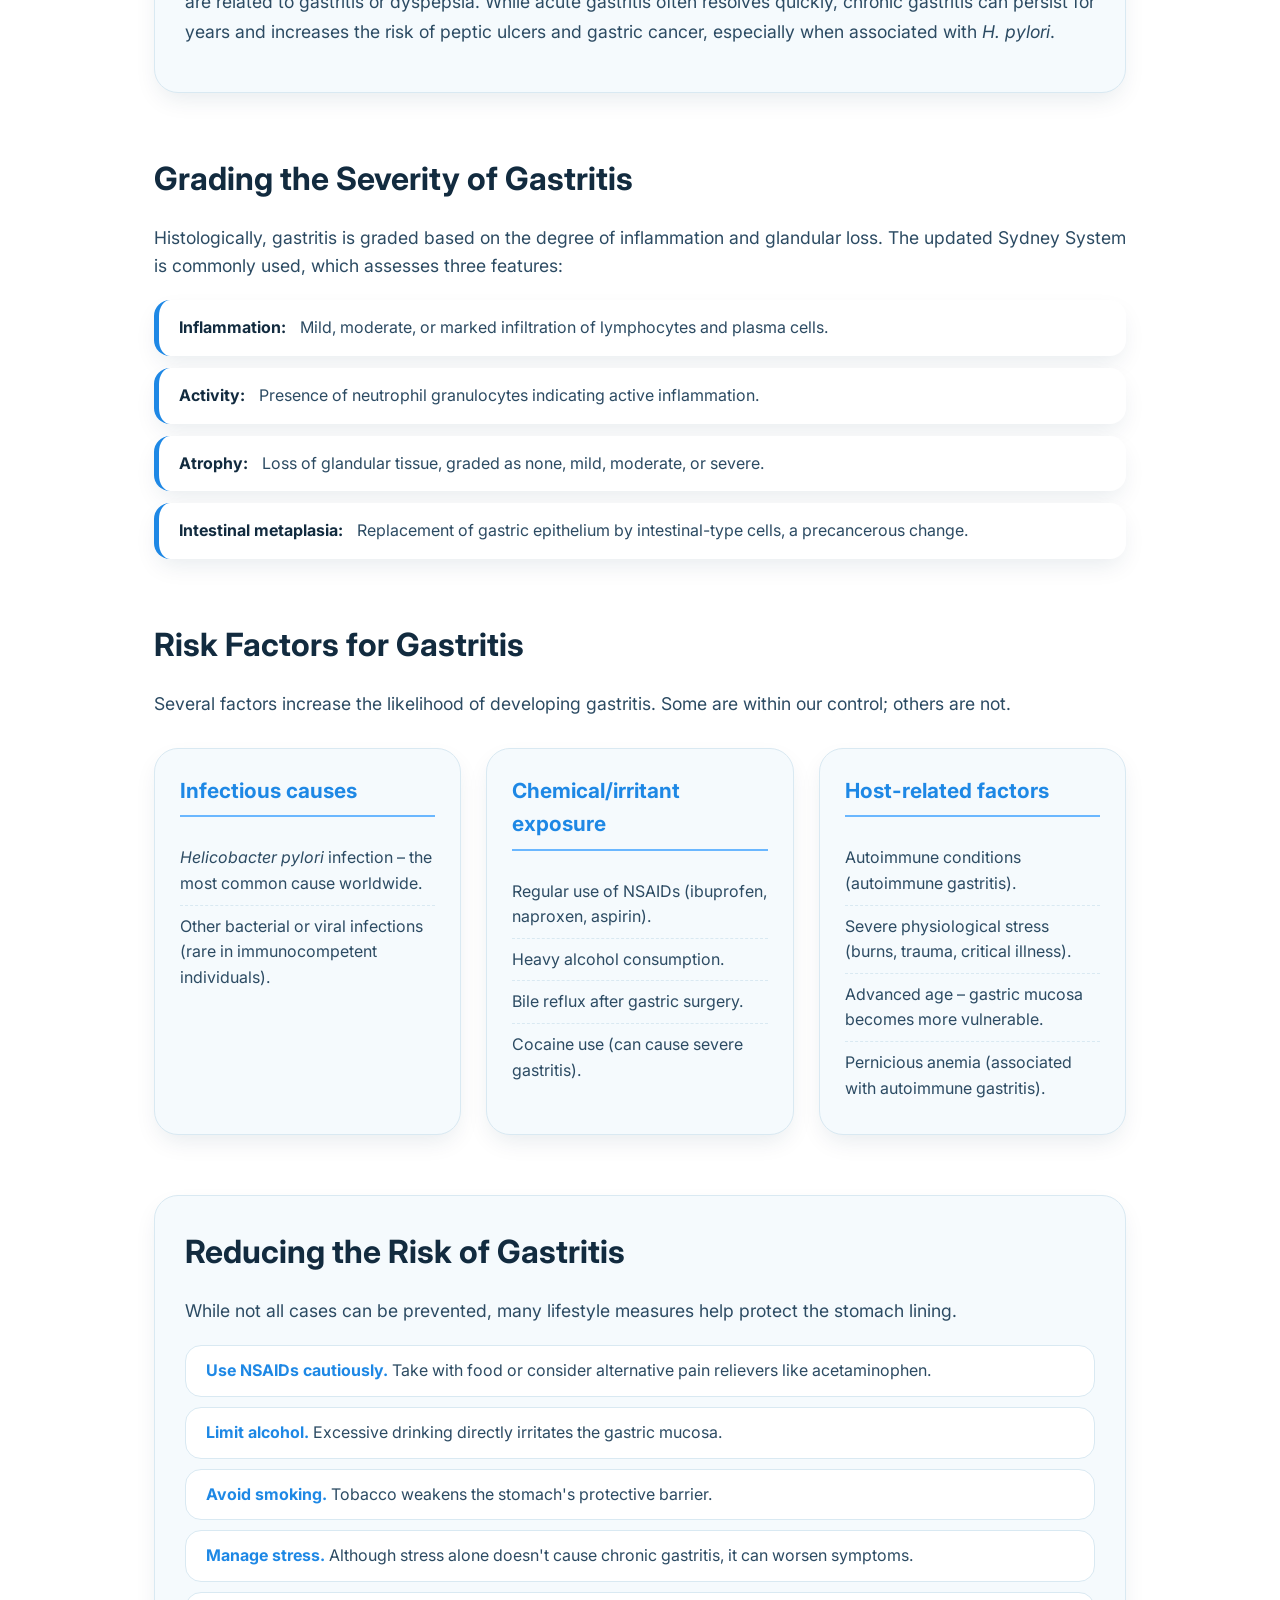
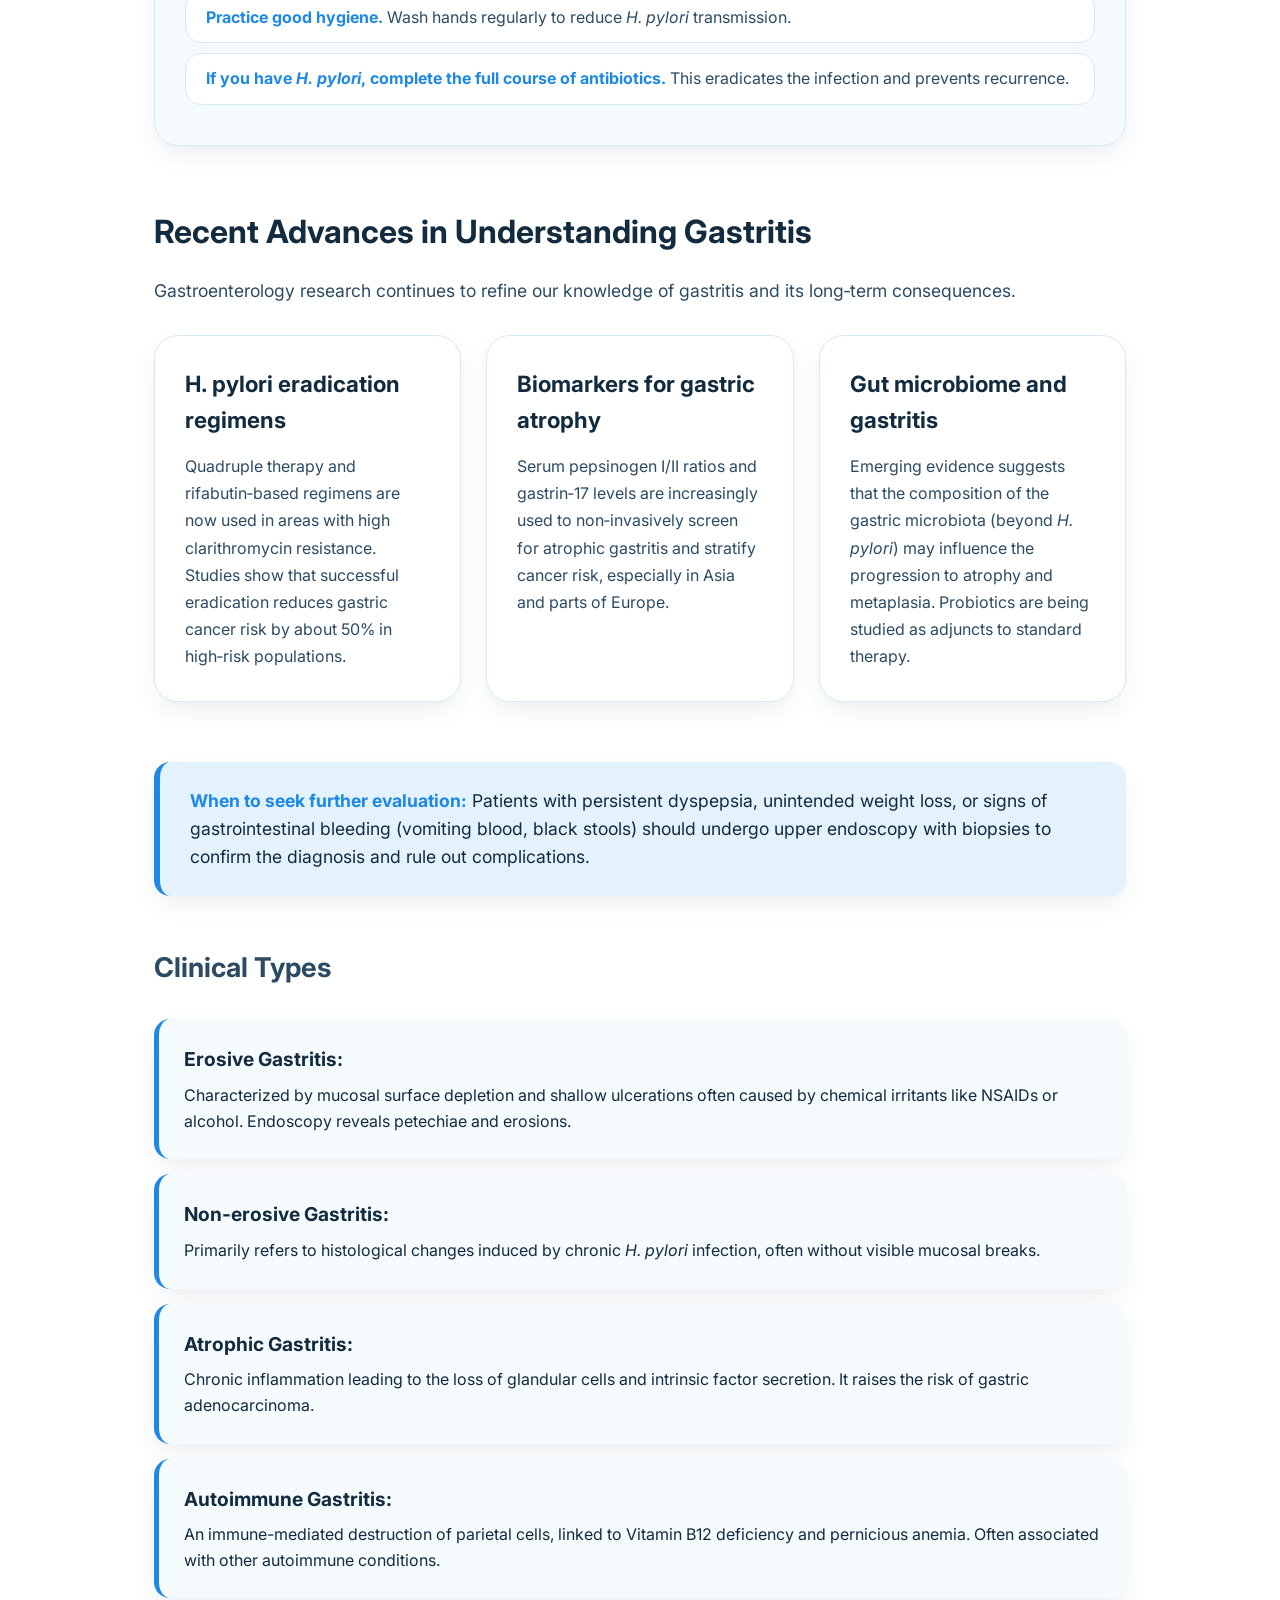
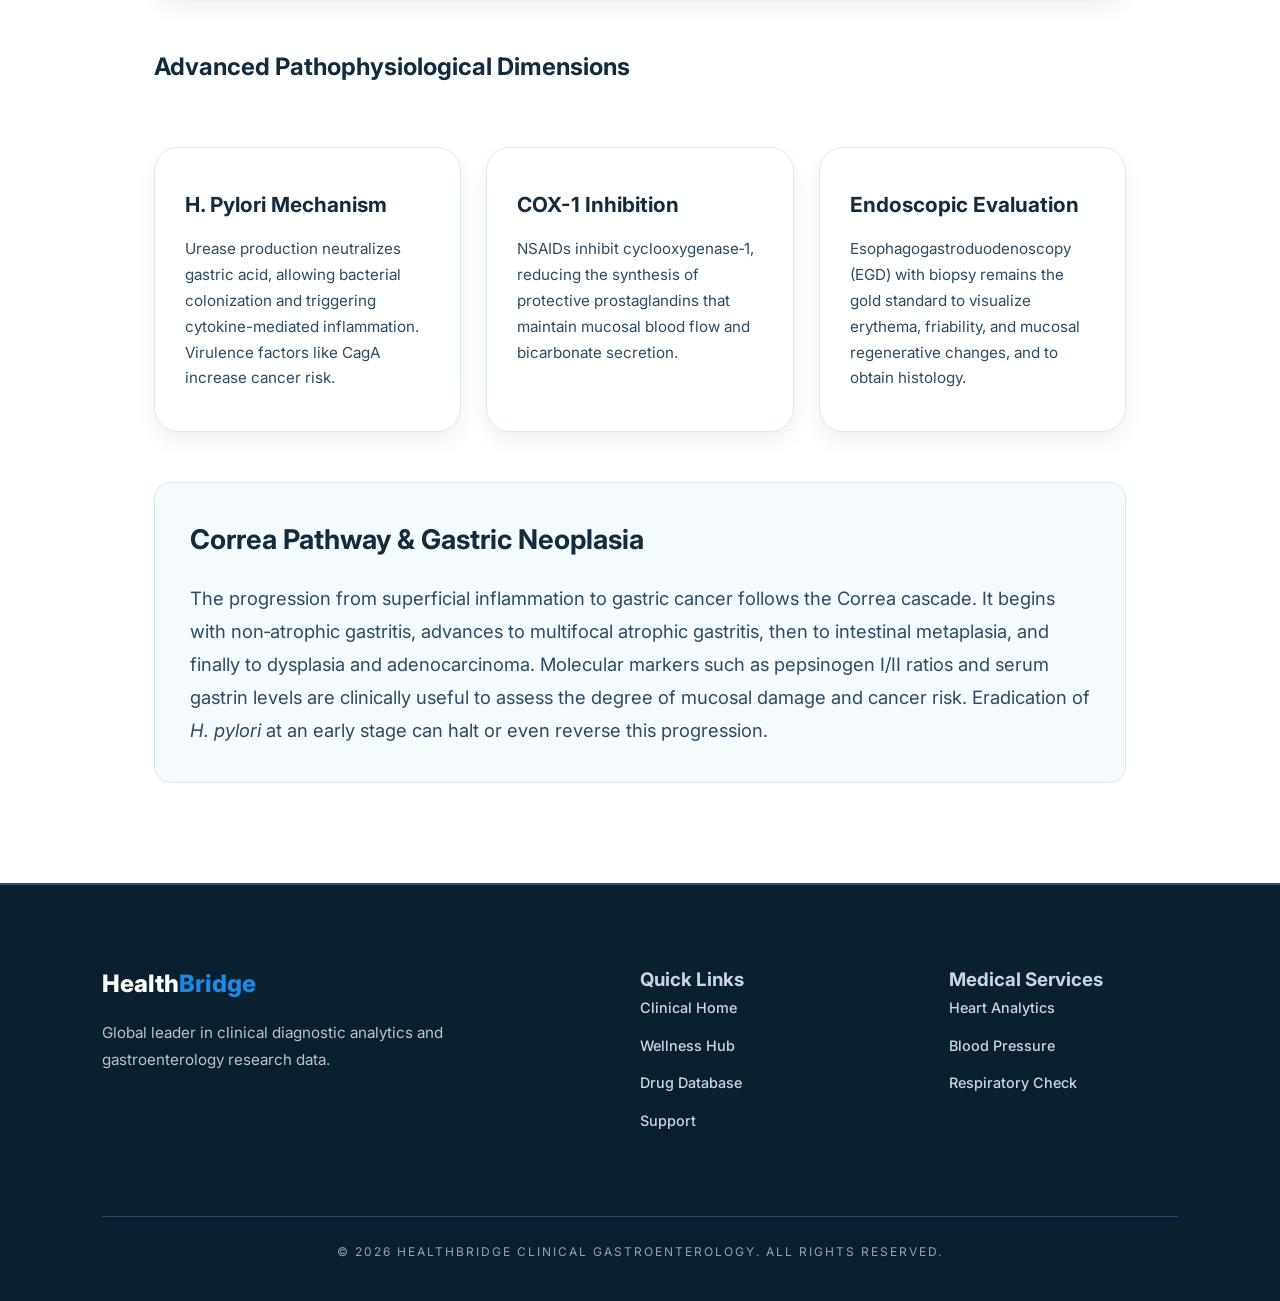
<file: frontend/pages/diseases/gastritis.html>
<!doctype html>
<html lang="en">
  <head>
    <meta charset="UTF-8" />
    <meta name="viewport" content="width=device-width, initial-scale=1.0" />
    <title>HealthBridge | Gastroenterology - Gastritis Analysis</title>
    <link
      href="https://fonts.googleapis.com/css2?family=Inter:wght@400;600;700;800&display=swap"
      rel="stylesheet"
    />
    <link rel="stylesheet" href="../../style.css" />
    <link rel="stylesheet" href="disease-page.css" />
  </head>
  <body>
    <nav class="navbar">
      <div class="logo" onclick="location.href = '../../index.html'">
        <span class="logo-hb">HB</span> Health<span>Bridge</span>
      </div>

      <ul class="nav-links">
        <li class="nav-item mega-dropdown">
          <a href="#">Disease</a>
          <div class="mega-menu">
            <div class="mega-menu-content">
              <h3 class="menu-title">Medical Conditions and Diseases</h3>
              <div class="mega-menu-grid" id="diseaseGrid"></div>
            </div>
          </div>
        </li>

        <li class="nav-item">
          <a href="#">Services</a>
          <div class="dropdown">
            <a href="../services/heart-risk.html">Heart Risk</a>
            <a href="../services/fever.html">Fever Respiratory</a>
            <a href="../services/hypertension.html">Hypertension</a>
            <a href="../services/hypotension.html">Hypotension</a>
            <a href="../services/normal.html">General Checkup</a>
          </div>
        </li>

        <li class="nav-item"><a href="../wellness.html">Wellness</a></li>
        <li class="nav-item">
          <a href="../primary-drugs.html">Primary Drugs</a>
        </li>
        <li class="nav-item"><a href="../foods.html">Foods</a></li>
        <li class="nav-item"><a href="../contact.html">Contact</a></li>
      </ul>
    </nav>

    <div class="disease-container">
      <div class="image-slider">
        <div class="slides" id="slider">
          <img
            src="7.webp"
            class="slide active"
            alt="Gastric Mucosa Analysis"
          />
          <img src="8.jpg" class="slide" alt="Endoscopic Imaging" />
          <img src="9.jpg" class="slide" alt="Stomach Acid Regulation" />
          <img src="10.jpg" class="slide" alt="Bacterial H. Pylori Study" />
        </div>
      </div>

      <section class="medical-content">
        <div class="hero-label">Gastroenterological Report</div>
        <h1>Gastritis: Pathophysiology of the Gastric Mucosa</h1>

        <div class="info-block">
          <h2>Definition and Clinical Presentation</h2>
          <p>
            Gastritis is defined as the histological identification of
            inflammation within the gastric mucosa. It is a process occurring
            when the protective mucosal barrier is compromised, allowing
            hydrochloric acid and pepsin to cause autodigestion of the stomach
            lining. Clinical manifestations often include dyspepsia,
            postprandial fullness, and epigastric pain. In more severe cases,
            patients may present with nausea, vomiting, or even gastrointestinal
            bleeding manifesting as black tarry stools.
          </p>
        </div>

        <div class="info-block">
          <h2>Etiology and Classification</h2>
          <p>
            The condition is broadly classified into acute and chronic forms.
            Acute gastritis often results from erosive agents like NSAIDs,
            alcohol, or severe stress (stress gastritis). Chronic gastritis is
            frequently secondary to persistent infection by
            <em>Helicobacter pylori</em>, which induces a chronic inflammatory
            response. Other causes include bile reflux, autoimmune disorders,
            and certain viral infections.
          </p>
        </div>

        <!-- New Section: Global Burden and Epidemiology -->
        <div class="stats-block">
          <h2>How Common Is Gastritis?</h2>
          <p>
            Gastritis affects millions of people worldwide.
            <em>H. pylori</em> infection is the leading cause, with prevalence
            exceeding 50% in some developing countries. In the United States,
            about 8 million outpatient visits each year are related to gastritis
            or dyspepsia. While acute gastritis often resolves quickly, chronic
            gastritis can persist for years and increases the risk of peptic
            ulcers and gastric cancer, especially when associated with
            <em>H. pylori</em>.
          </p>
        </div>

        <!-- New Section: Classification Severity (like staging) -->
        <div class="staging-block">
          <h2>Grading the Severity of Gastritis</h2>
          <p>
            Histologically, gastritis is graded based on the degree of
            inflammation and glandular loss. The updated Sydney System is
            commonly used, which assesses three features:
          </p>
          <ul class="stage-list">
            <li>
              <span class="stage-label">Inflammation:</span> Mild, moderate, or
              marked infiltration of lymphocytes and plasma cells.
            </li>
            <li>
              <span class="stage-label">Activity:</span> Presence of neutrophil
              granulocytes indicating active inflammation.
            </li>
            <li>
              <span class="stage-label">Atrophy:</span> Loss of glandular
              tissue, graded as none, mild, moderate, or severe.
            </li>
            <li>
              <span class="stage-label">Intestinal metaplasia:</span>
              Replacement of gastric epithelium by intestinal-type cells, a
              precancerous change.
            </li>
          </ul>
        </div>

        <!-- New Section: Risk Factors (expanded) -->
        <div class="risk-block">
          <h2>Risk Factors for Gastritis</h2>
          <p>
            Several factors increase the likelihood of developing gastritis.
            Some are within our control; others are not.
          </p>
          <div class="risk-grid">
            <div class="risk-category">
              <h3>Infectious causes</h3>
              <ul>
                <li>
                  <em>Helicobacter pylori</em> infection – the most common cause
                  worldwide.
                </li>
                <li>
                  Other bacterial or viral infections (rare in immunocompetent
                  individuals).
                </li>
              </ul>
            </div>
            <div class="risk-category">
              <h3>Chemical/irritant exposure</h3>
              <ul>
                <li>Regular use of NSAIDs (ibuprofen, naproxen, aspirin).</li>
                <li>Heavy alcohol consumption.</li>
                <li>Bile reflux after gastric surgery.</li>
                <li>Cocaine use (can cause severe gastritis).</li>
              </ul>
            </div>
            <div class="risk-category">
              <h3>Host-related factors</h3>
              <ul>
                <li>Autoimmune conditions (autoimmune gastritis).</li>
                <li>
                  Severe physiological stress (burns, trauma, critical illness).
                </li>
                <li>Advanced age – gastric mucosa becomes more vulnerable.</li>
                <li>
                  Pernicious anemia (associated with autoimmune gastritis).
                </li>
              </ul>
            </div>
          </div>
        </div>

        <!-- New Section: Prevention Strategies -->
        <div class="prevention-block">
          <h2>Reducing the Risk of Gastritis</h2>
          <p>
            While not all cases can be prevented, many lifestyle measures help
            protect the stomach lining.
          </p>
          <ul class="prevention-list">
            <li>
              <strong>Use NSAIDs cautiously.</strong> Take with food or consider
              alternative pain relievers like acetaminophen.
            </li>
            <li>
              <strong>Limit alcohol.</strong> Excessive drinking directly
              irritates the gastric mucosa.
            </li>
            <li>
              <strong>Avoid smoking.</strong> Tobacco weakens the stomach's
              protective barrier.
            </li>
            <li>
              <strong>Manage stress.</strong> Although stress alone doesn't
              cause chronic gastritis, it can worsen symptoms.
            </li>
            <li>
              <strong>Practice good hygiene.</strong> Wash hands regularly to
              reduce <em>H. pylori</em> transmission.
            </li>
            <li>
              <strong
                >If you have <em>H. pylori</em>, complete the full course of
                antibiotics.</strong
              >
              This eradicates the infection and prevents recurrence.
            </li>
          </ul>
        </div>

        <!-- New Section: Recent Advances -->
        <div class="research-block">
          <h2>Recent Advances in Understanding Gastritis</h2>
          <p>
            Gastroenterology research continues to refine our knowledge of
            gastritis and its long‑term consequences.
          </p>
          <div class="research-grid">
            <div class="research-item">
              <h3>H. pylori eradication regimens</h3>
              <p>
                Quadruple therapy and rifabutin‑based regimens are now used in
                areas with high clarithromycin resistance. Studies show that
                successful eradication reduces gastric cancer risk by about 50%
                in high‑risk populations.
              </p>
            </div>
            <div class="research-item">
              <h3>Biomarkers for gastric atrophy</h3>
              <p>
                Serum pepsinogen I/II ratios and gastrin‑17 levels are
                increasingly used to non‑invasively screen for atrophic
                gastritis and stratify cancer risk, especially in Asia and parts
                of Europe.
              </p>
            </div>
            <div class="research-item">
              <h3>Gut microbiome and gastritis</h3>
              <p>
                Emerging evidence suggests that the composition of the gastric
                microbiota (beyond <em>H. pylori</em>) may influence the
                progression to atrophy and metaplasia. Probiotics are being
                studied as adjuncts to standard therapy.
              </p>
            </div>
          </div>
        </div>

        <!-- New Section: Clinical note (no icons) -->
        <div class="cta-note">
          <p>
            <strong>When to seek further evaluation:</strong> Patients with
            persistent dyspepsia, unintended weight loss, or signs of
            gastrointestinal bleeding (vomiting blood, black stools) should
            undergo upper endoscopy with biopsies to confirm the diagnosis and
            rule out complications.
          </p>
        </div>

        <div class="info-block">
          <h2>Clinical Types</h2>
          <ul class="type-list">
            <li>
              <strong>Erosive Gastritis:</strong> Characterized by mucosal
              surface depletion and shallow ulcerations often caused by chemical
              irritants like NSAIDs or alcohol. Endoscopy reveals petechiae and
              erosions.
            </li>
            <li>
              <strong>Non-erosive Gastritis:</strong> Primarily refers to
              histological changes induced by chronic <em>H. pylori</em>
              infection, often without visible mucosal breaks.
            </li>
            <li>
              <strong>Atrophic Gastritis:</strong> Chronic inflammation leading
              to the loss of glandular cells and intrinsic factor secretion. It
              raises the risk of gastric adenocarcinoma.
            </li>
            <li>
              <strong>Autoimmune Gastritis:</strong> An immune-mediated
              destruction of parietal cells, linked to Vitamin B12 deficiency
              and pernicious anemia. Often associated with other autoimmune
              conditions.
            </li>
          </ul>
        </div>

        <div class="prominent-features">
          <h2>Advanced Pathophysiological Dimensions</h2>
          <div class="features-grid">
            <div class="feature-card">
              <h3>H. Pylori Mechanism</h3>
              <p>
                Urease production neutralizes gastric acid, allowing bacterial
                colonization and triggering cytokine-mediated inflammation.
                Virulence factors like CagA increase cancer risk.
              </p>
            </div>
            <div class="feature-card">
              <h3>COX-1 Inhibition</h3>
              <p>
                NSAIDs inhibit cyclooxygenase‑1, reducing the synthesis of
                protective prostaglandins that maintain mucosal blood flow and
                bicarbonate secretion.
              </p>
            </div>
            <div class="feature-card">
              <h3>Endoscopic Evaluation</h3>
              <p>
                Esophagogastroduodenoscopy (EGD) with biopsy remains the gold
                standard to visualize erythema, friability, and mucosal
                regenerative changes, and to obtain histology.
              </p>
            </div>
          </div>
        </div>

        <div
          class="info-block"
          style="
            margin-top: 50px;
            background: var(--background-light);
            padding: 35px;
            border-radius: 16px;
            border: 1px solid var(--border-light);
          "
        >
          <h2 style="color: var(--text-primary)">
            Correa Pathway & Gastric Neoplasia
          </h2>
          <p>
            The progression from superficial inflammation to gastric cancer
            follows the Correa cascade. It begins with non‑atrophic gastritis,
            advances to multifocal atrophic gastritis, then to intestinal
            metaplasia, and finally to dysplasia and adenocarcinoma. Molecular
            markers such as pepsinogen I/II ratios and serum gastrin levels are
            clinically useful to assess the degree of mucosal damage and cancer
            risk. Eradication of <em>H. pylori</em> at an early stage can halt
            or even reverse this progression.
          </p>
        </div>
      </section>
    </div>

    <footer class="footer">
      <div class="footer-container">
        <div class="footer-section brand">
          <h2>Health<span>Bridge</span></h2>
          <p>
            Global leader in clinical diagnostic analytics and gastroenterology
            research data.
          </p>
        </div>

        <div class="footer-section">
          <h3>Quick Links</h3>
          <ul>
            <li><a href="../../index.html">Clinical Home</a></li>
            <li><a href="../wellness.html">Wellness Hub</a></li>
            <li><a href="../primary-drugs.html">Drug Database</a></li>
            <li><a href="../contact.html">Support</a></li>
          </ul>
        </div>

        <div class="footer-section">
          <h3>Medical Services</h3>
          <ul>
            <li><a href="../services/heart-risk.html">Heart Analytics</a></li>
            <li><a href="../services/hypertension.html">Blood Pressure</a></li>
            <li><a href="../services/fever.html">Respiratory Check</a></li>
          </ul>
        </div>
      </div>
      <div class="footer-bottom">
        <p>
          &copy; 2026 HealthBridge Clinical Gastroenterology. All rights
          reserved.
        </p>
      </div>
    </footer>

    <script src="../../script.js"></script>
    <script>
      let currentIndex = 0;
      const slides = document.querySelectorAll(".slide");
      function changeSlide() {
        slides[currentIndex].classList.remove("active");
        currentIndex = (currentIndex + 1) % slides.length;
        slides[currentIndex].classList.add("active");
      }
      setInterval(changeSlide, 2000);
    </script>
  </body>
</html>
</file>
<file: frontend/auth.css>
:root {
  --midnight: #0f0e47;
  --accent: #8686ac;
  --bg-workspace: #ffffff;
  --border-ink: #1e293b;
  --text-dim: #64748b;
  --white: #ffffff;
  --shadow-sm: 0 10px 25px -5px rgba(0, 0, 0, 0.05);
}

* {
  margin: 0;
  padding: 0;
  box-sizing: border-box;
}

body {
  margin: 0;
  font-family: "Inter", sans-serif;
  background-color: var(--bg-workspace);
  color: var(--midnight);
  height: 100vh;
  overflow-x: hidden;
}

.main-shell {
  display: flex;
  height: 100vh;
  width: 100%;
}

/* --- Sidebar (Desktop) --- */
.sidebar {
  width: 350px;
  background-color: var(--midnight);
  color: white;
  display: flex;
  flex-direction: column;
  justify-content: space-between;
  padding: 60px 40px;
  border-right: 8px solid var(--accent);
  transition: all 0.3s ease;
}

.brand-mark {
  font-weight: 900;
  font-size: 2rem;
  border: 4px solid var(--accent);
  width: 60px;
  height: 60px;
  display: flex;
  align-items: center;
  justify-content: center;
  margin-bottom: 30px;
  border-radius: 12px;
}

.brand-text h1 {
  font-size: 2.2rem;
  font-weight: 800;
  margin: 0;
  letter-spacing: -1px;
}

.brand-text h1 span {
  color: var(--accent);
}

.brand-text p {
  text-transform: uppercase;
  letter-spacing: 4px;
  font-size: 0.7rem;
  margin-top: 10px;
  font-weight: 600;
  color: var(--accent);
}

.sidebar-footer p {
  font-size: 0.7rem;
  opacity: 0.5;
  margin: 5px 0;
  text-transform: uppercase;
  letter-spacing: 1px;
}

/* --- Auth Viewport --- */
.auth-viewport {
  flex: 1;
  display: flex;
  align-items: center;
  justify-content: center;
  padding: 40px;
  background: #f9fafc;
}

.auth-card {
  width: 100%;
  max-width: 520px;
  background: white;
  border-radius: 32px;
  box-shadow: var(--shadow-sm);
  padding: 40px;
}

.card-header {
  margin-bottom: 30px;
}

.card-header h2 {
  font-size: 2rem;
  font-weight: 800;
  margin: 0;
  letter-spacing: -1px;
}

.card-header p {
  color: var(--text-dim);
  font-size: 0.95rem;
  margin-top: 8px;
}

/* --- Toggle Buttons --- */
.mode-indicator {
  display: flex;
  gap: 24px;
  margin-bottom: 20px;
  border-bottom: 2px solid #f1f5f9;
}

.mode-indicator button {
  background: none;
  border: none;
  padding: 10px 0;
  font-weight: 700;
  font-size: 0.85rem;
  text-transform: uppercase;
  letter-spacing: 1px;
  cursor: pointer;
  color: var(--text-dim);
  position: relative;
  transition: color 0.2s;
}

.mode-indicator button.active {
  color: var(--midnight);
}

.mode-indicator button.active::after {
  content: "";
  position: absolute;
  bottom: -2px;
  left: 0;
  width: 100%;
  height: 2px;
  background-color: var(--midnight);
}

/* --- Form Elements --- */
.input-group {
  margin-bottom: 20px;
}

.input-group label {
  display: block;
  font-size: 0.75rem;
  font-weight: 800;
  text-transform: uppercase;
  margin-bottom: 8px;
  color: var(--midnight);
  letter-spacing: 0.5px;
}

input,
select {
  width: 100%;
  padding: 14px 16px;
  border: 2px solid #e2e8f0;
  border-radius: 12px;
  font-size: 1rem;
  font-family: inherit;
  background: white;
  transition: all 0.2s;
}

input:focus,
select:focus {
  outline: none;
  border-color: var(--midnight);
  box-shadow: 0 0 0 3px rgba(15, 14, 71, 0.1);
}

.input-row {
  display: grid;
  grid-template-columns: 1fr 2fr;
  gap: 16px;
}

.hidden {
  display: none;
}

/* Role Selector */
.label-heading {
  display: block;
  font-size: 0.75rem;
  font-weight: 800;
  text-transform: uppercase;
  margin-bottom: 12px;
  color: var(--midnight);
}

.role-selector {
  display: flex;
  border: 2px solid #e2e8f0;
  border-radius: 16px;
  margin-bottom: 24px;
  overflow: hidden;
}

.role-option {
  flex: 1;
  padding: 14px;
  text-align: center;
  font-weight: 700;
  font-size: 0.85rem;
  cursor: pointer;
  text-transform: uppercase;
  background: white;
  transition: all 0.2s;
}

.role-option.active {
  background-color: var(--midnight);
  color: white;
}

/* Button */
.primary-action-btn {
  width: 100%;
  padding: 16px;
  background-color: var(--midnight);
  color: white;
  border: none;
  border-radius: 40px;
  font-weight: 800;
  font-size: 1rem;
  text-transform: uppercase;
  letter-spacing: 1.5px;
  cursor: pointer;
  margin-top: 16px;
  transition: all 0.2s ease;
}

.primary-action-btn:hover {
  background-color: var(--accent);
  transform: translateY(-2px);
}

/* Status Message */
.status-msg {
  margin-top: 24px;
  padding: 12px 16px;
  font-weight: 600;
  font-size: 0.85rem;
  border-left: 5px solid var(--midnight);
  background-color: #f8fafc;
  border-radius: 12px;
}

/* Responsive: Tablet and Mobile */
@media (max-width: 900px) {
  .main-shell {
    flex-direction: column;
  }
  .sidebar {
    width: 100%;
    flex-direction: row;
    justify-content: space-between;
    align-items: center;
    padding: 20px 30px;
    border-right: none;
    border-bottom: 6px solid var(--accent);
    gap: 20px;
    flex-wrap: wrap;
  }
  .sidebar-top {
    display: flex;
    align-items: center;
    gap: 20px;
  }
  .brand-mark {
    margin-bottom: 0;
    width: 50px;
    height: 50px;
    font-size: 1.6rem;
  }
  .brand-text h1 {
    font-size: 1.6rem;
  }
  .sidebar-footer {
    text-align: right;
  }
  .auth-viewport {
    padding: 30px 20px;
    align-items: flex-start;
  }
  .auth-card {
    padding: 30px 24px;
    max-width: 100%;
  }
}

@media (max-width: 600px) {
  .sidebar {
    flex-direction: column;
    align-items: flex-start;
    padding: 20px;
  }
  .sidebar-footer {
    text-align: left;
    margin-top: 10px;
  }
  .auth-card {
    padding: 24px 20px;
  }
  .card-header h2 {
    font-size: 1.7rem;
  }
  .input-row {
    grid-template-columns: 1fr;
    gap: 0;
  }
  .mode-indicator button {
    font-size: 0.75rem;
    padding: 8px 0;
  }
  .primary-action-btn {
    padding: 14px;
  }
}
</file>
<file: frontend/style.css>
/* ═══════════════════════════════════════════════════════
   HealthBridge | Main Site Styles  (style.css)
═══════════════════════════════════════════════════════ */

:root {
  --pure-white: #ffffff;
  --background-light: #f5fafd;
  --text-primary: #122b3f;
  --text-secondary: #2c4b63;
  --accent-medical: #1e88e5;
  --accent-soft: #6ab7ff;
  --border-light: #d9e9f2;
  --hover-bg: #e1f0fa;
  --nav-bg: #0b202f;
  --nav-text: #e0eefb;
  --nav-hover-bg: #1e3a5f;
  --dropdown-bg: #112b3c;
  --dropdown-border: #2b4b65;
  --footer-text: #cbd5e0;
  --footer-heading: #ffffff;
  --shadow-sm: 0 8px 20px rgba(0, 50, 80, 0.08);
  --font-sans: "Inter", -apple-system, BlinkMacSystemFont, sans-serif;
}

*,
*::before,
*::after {
  margin: 0;
  padding: 0;
  box-sizing: border-box;
  font-family: var(--font-sans);
}

body {
  background-color: var(--pure-white);
  color: var(--text-primary);
  line-height: 1.5;
  overflow-x: hidden;
}

/* ══════════════════════════
   NAVBAR
══════════════════════════ */
.navbar {
  display: flex;
  justify-content: space-between;
  align-items: center;
  padding: 0 6%;
  height: 90px;
  background: var(--nav-bg);
  position: sticky;
  top: 0;
  z-index: 10000;
  border-bottom: 2px solid var(--dropdown-border);
}

.logo {
  cursor: pointer;
  font-size: 1.9rem;
  font-weight: 800;
  letter-spacing: -1px;
  color: var(--nav-text);
  display: flex;
  align-items: center;
  gap: 8px;
  flex-shrink: 0;
}
.logo-hb {
  background: var(--nav-bg);
  color: var(--accent-medical);
  font-size: 1.4rem;
  font-weight: 800;
  padding: 6px 12px;
  border-radius: 10px;
  margin-right: 4px;
  border: 2px solid var(--accent-medical);
  display: inline-flex;
  align-items: center;
  justify-content: center;
}
.logo > span {
  color: #cddae6;
}

/* Hamburger */
.hamburger {
  display: none;
  flex-direction: column;
  cursor: pointer;
  gap: 6px;
  z-index: 10002;
  padding: 8px;
}
.hamburger span {
  width: 28px;
  height: 3px;
  background: var(--nav-text);
  border-radius: 3px;
  transition: 0.25s;
  display: block;
}
.hamburger.open span:nth-child(1) {
  transform: translateY(9px) rotate(45deg);
}
.hamburger.open span:nth-child(2) {
  opacity: 0;
}
.hamburger.open span:nth-child(3) {
  transform: translateY(-9px) rotate(-45deg);
}

/* Nav links list */
.nav-links {
  display: flex;
  list-style: none;
  gap: 4px;
}

.nav-item {
  position: relative;
}

.nav-item > a {
  text-decoration: none;
  color: var(--nav-text);
  font-weight: 700;
  font-size: 0.85rem;
  text-transform: uppercase;
  letter-spacing: 1px;
  padding: 15px 18px;
  display: block;
  transition:
    background 0.2s,
    color 0.2s;
  border-radius: 4px 4px 0 0;
  white-space: nowrap;
}
.nav-item:hover > a,
.nav-item.open > a {
  background: var(--nav-hover-bg);
  color: #fff;
}

.nav-item.has-sub > a::after {
  content: " ▾";
  font-size: 0.65rem;
  opacity: 0.7;
  display: inline;
}
.nav-item.has-sub.open > a::after {
  content: " ▴";
}

/* ══════════════════════════
   DROPDOWNS & MEGA-MENU
══════════════════════════ */
.dropdown,
.mega-menu {
  position: absolute;
  top: 100%;
  background: var(--dropdown-bg);
  border: 2px solid var(--dropdown-border);
  border-top: none;
  border-radius: 0 0 16px 16px;
  box-shadow: var(--shadow-sm);
  z-index: 10001;

  opacity: 0;
  visibility: hidden;
  pointer-events: none;
  transition:
    opacity 0.2s ease,
    visibility 0.2s ease;
}

.dropdown {
  min-width: 260px;
  padding: 10px 0;
  left: 0;
}
.mega-menu {
  left: 50%;
  transform: translateX(-50%);
  width: 100vw;
  max-width: 1400px;
  padding: 40px 6%;
}

/* Desktop hover */
@media (min-width: 769px) {
  .nav-item:hover > .dropdown,
  .nav-item:hover > .mega-menu {
    opacity: 1;
    visibility: visible;
    pointer-events: auto;
  }
}

/* Open class (mobile + desktop fallback) */
.nav-item.open > .dropdown,
.nav-item.open > .mega-menu {
  opacity: 1;
  visibility: visible;
  pointer-events: auto;
}

.menu-title {
  color: var(--accent-soft);
  text-transform: uppercase;
  letter-spacing: 2px;
  font-size: 0.75rem;
  font-weight: 800;
  margin-bottom: 20px;
  display: block;
}

/* Desktop: 5-column grid */
.mega-menu-grid {
  display: grid;
  grid-template-columns: repeat(5, minmax(0, 1fr));
  gap: 10px;
  width: 100%;
}

.mega-menu-grid a,
.dropdown a {
  color: #e0eefb;
  text-decoration: none;
  font-size: 0.88rem;
  font-weight: 500;
  padding: 10px 16px;
  display: block;
  transition:
    background 0.15s,
    padding-left 0.15s,
    color 0.15s;
  border-radius: 8px;
}
.dropdown a {
  padding: 12px 22px;
}
.mega-menu-grid a:hover,
.dropdown a:hover {
  background: var(--nav-hover-bg);
  color: #fff;
  padding-left: 24px;
}

/* ══════════════════════════
   HERO — BACKGROUND SLIDESHOW
══════════════════════════ */

/*
  Two image slides sit absolutely behind the hero content.
  slide-1 starts fully visible; slide-2 starts transparent.
  They alternate with a 6s total cycle (3s each image).
  Fade transition is 1.5s to feel smooth, not jarring.
*/

@keyframes slideFadeIn {
  0%      { opacity: 0; }
  /* fade in during first 1.5s of the 3s "on" window */
  25%     { opacity: 1; }
  /* stay visible for the middle of the cycle */
  50%     { opacity: 1; }
  /* fade out during the last 1.5s of the "on" window */
  75%     { opacity: 0; }
  100%    { opacity: 0; }
}

@keyframes slideFadeIn2 {
  0%      { opacity: 0; }
  25%     { opacity: 0; }
  /* slide-2 fades in while slide-1 fades out */
  50%     { opacity: 1; }
  75%     { opacity: 1; }
  /* slide-2 fades out at the end */
  100%    { opacity: 0; }
}

.hero {
  min-height: 85vh;
  display: flex;
  position: relative;
  overflow: hidden;
}

/* Dark overlay applied once over the whole hero */
.hero::before {
  content: "";
  position: absolute;
  inset: 0;
  background: linear-gradient(
    120deg,
    rgba(11, 32, 47, 0.88) 0%,
    rgba(11, 32, 47, 0.60) 50%,
    rgba(11, 32, 47, 0.25) 100%
  );
  z-index: 1;
  pointer-events: none;
}

/* Shared slide styles */
.hero-bg-slide {
  position: absolute;
  inset: 0;
  background-size: cover;
  background-position: center 40%;
  background-attachment: fixed;
  z-index: 0;
}

/* Slide 1 — IIT JU building (original) */
.slide-1 {
  background-image: url("https://iitju.edu.bd/_next/image?url=https%3A%2F%2Fwebbackend.iitju.edu.bd%2Fuploads%2Fiit_building_fefe01054b.jpg&w=3840&q=75");
  animation: slideFadeIn 10s ease-in-out infinite;
}

/* Slide 2 — Bangladesh Computer Council */
.slide-2 {
  background-image: url("https://www.moumachi.com.bd//images/listings/38053/business/20244-bangladesh-computer-council-cover.jpg");
  animation: slideFadeIn2 10s ease-in-out infinite;
}

/* Everything above the slides */
.hero-sidebar-accent,
.hero-content {
  position: relative;
  z-index: 2;
}

.hero-sidebar-accent {
  width: 10px;
  background: var(--accent-medical);
  min-height: 100%;
  opacity: 0.8;
  flex-shrink: 0;
}

.hero-content {
  padding: 80px 6%;
  display: flex;
  flex-direction: column;
  justify-content: center;
  background: transparent;
  border-radius: 20px;
  max-width: fit-content;
}

.hero h1 {
  font-size: 4.5rem;
  font-weight: 800;
  line-height: 1.1;
  letter-spacing: -2px;
  margin-bottom: 40px;
  color: #ffffff;
}
.hero h1 span {
  color: var(--accent-soft);
  -webkit-text-fill-color: var(--accent-soft);
}

.hero-body-grid {
  display: grid;
  grid-template-columns: 1.5fr 1fr;
  align-items: flex-start;
  gap: 60px;
}

.hero p {
  color: #e0eefb;
  font-size: 1.15rem;
  line-height: 1.7;
  border-left: 4px solid var(--accent-soft);
  padding-left: 24px;
  background: rgba(11, 32, 47, 0.45);
  backdrop-filter: blur(6px);
  border-radius: 0 20px 20px 0;
  padding-top: 14px;
  padding-bottom: 14px;
  padding-right: 16px;
}

.btn-primary-sharp {
  background: var(--accent-medical);
  color: #fff;
  border: none;
  padding: 22px 46px;
  font-size: 1rem;
  font-weight: 700;
  cursor: pointer;
  transition: all 0.25s ease;
  text-transform: uppercase;
  letter-spacing: 2px;
  border-radius: 40px;
  box-shadow: 0 15px 30px -10px rgba(30, 136, 229, 0.5);
  white-space: nowrap;
}
.btn-primary-sharp:hover {
  background: #1565c0;
  transform: translateY(-4px);
  box-shadow: 0 25px 35px -10px rgba(30, 136, 229, 0.4);
}

/* ══════════════════════════
   FOOTER
══════════════════════════ */
.footer {
  background: var(--nav-bg);
  padding: 80px 8% 40px;
  border-top: 2px solid var(--dropdown-border);
  color: var(--footer-text);
}
.footer-container {
  display: grid;
  grid-template-columns: 2fr 1fr 1fr;
  gap: 80px;
}
.brand-mark {
  font-weight: 900;
  font-size: 1.6rem;
  border: 3px solid var(--accent-medical);
  width: 55px;
  height: 55px;
  display: flex;
  align-items: center;
  justify-content: center;
  margin-bottom: 20px;
  color: var(--accent-medical);
  border-radius: 12px;
  background: var(--nav-bg);
}
.footer-section h2 {
  margin-bottom: 15px;
  font-weight: 800;
  color: var(--footer-heading);
}
.footer-section h2 span {
  color: var(--accent-medical);
}
.footer-section p {
  color: var(--footer-text);
  font-size: 0.95rem;
  line-height: 1.8;
  opacity: 0.9;
}
.footer-section ul {
  list-style: none;
}
.footer-section ul li {
  margin-bottom: 12px;
}
.footer-section a {
  text-decoration: none;
  color: var(--footer-text);
  font-size: 0.9rem;
  font-weight: 500;
  transition: 0.2s;
}
.footer-section a:hover {
  color: var(--accent-medical);
  padding-left: 6px;
}
.label-heading {
  color: var(--accent-soft);
  text-transform: uppercase;
  letter-spacing: 2px;
  font-size: 0.75rem;
  font-weight: 800;
  margin-bottom: 20px;
  display: block;
}
.footer-logos {
  text-align: center;
  margin-top: 60px;
  padding-top: 40px;
  border-top: 1px solid var(--dropdown-border);
}
.footer-logos-label {
  display: block;
  color: var(--accent-soft);
  text-transform: uppercase;
  letter-spacing: 2px;
  font-size: 0.72rem;
  font-weight: 800;
  margin-bottom: 24px;
}
.footer-logos-row {
  display: flex;
  justify-content: center;
  align-items: center;
  gap: 48px;
  flex-wrap: wrap;
}
.footer-partner-logo {
  height: 54px;
  width: auto;
  object-fit: contain;
  opacity: 0.9;
  transition: opacity 0.25s;
}
.footer-partner-logo:hover {
  opacity: 1;
}

.footer-bottom {
  text-align: center;
  margin-top: 70px;
  padding-top: 25px;
  border-top: 1px solid var(--dropdown-border);
  color: #8fa3b8;
  font-size: 0.75rem;
  text-transform: uppercase;
  letter-spacing: 2px;
}

/* ══════════════════════════
   AUTH MODAL
══════════════════════════ */
.modal {
  display: none;
  position: fixed;
  inset: 0;
  background: rgba(0, 0, 0, 0.72);
  z-index: 20000;
  justify-content: center;
  align-items: center;
  padding: 20px;
}

.auth-modal-content {
  background: #fff;
  max-width: 460px;
  width: 100%;
  border-radius: 28px;
  overflow: hidden;
  box-shadow: 0 24px 60px rgba(0, 0, 0, 0.28);
  max-height: 92vh;
  overflow-y: auto;
}

.auth-tabs {
  display: flex;
  background: var(--background-light);
  border-bottom: 2px solid var(--border-light);
}
.auth-tab {
  flex: 1;
  padding: 18px 10px;
  background: none;
  border: none;
  border-bottom: 3px solid transparent;
  font-weight: 800;
  font-size: 0.78rem;
  text-transform: uppercase;
  letter-spacing: 1.5px;
  cursor: pointer;
  color: #8fa3b8;
  transition: all 0.2s;
  margin-bottom: -2px;
}
.auth-tab.active {
  color: var(--text-primary);
  border-bottom-color: var(--accent-medical);
  background: #fff;
}

.auth-panel {
  padding: 32px 36px 28px;
  display: flex;
  flex-direction: column;
}
.auth-panel.hidden {
  display: none;
}

.auth-panel h3 {
  font-size: 1.85rem;
  font-weight: 800;
  color: var(--text-primary);
  margin-bottom: 6px;
}
.auth-subtitle {
  color: #8fa3b8;
  font-size: 0.88rem;
  margin-bottom: 20px;
}

.field-label {
  display: block;
  font-size: 0.7rem;
  font-weight: 800;
  letter-spacing: 1.5px;
  color: var(--text-secondary);
  margin-top: 18px;
  margin-bottom: 6px;
  text-transform: uppercase;
}

.auth-panel input {
  width: 100%;
  padding: 13px 18px;
  border: 1.5px solid var(--border-light);
  border-radius: 40px;
  font-size: 0.95rem;
  color: var(--text-primary);
  background: var(--background-light);
  outline: none;
  transition:
    border-color 0.2s,
    background 0.2s;
}
.auth-panel input:focus {
  border-color: var(--accent-medical);
  background: #fff;
}

/* Primary action button */
.auth-panel > button:not(.close-modal):not(.toggle-btn) {
  width: 100%;
  padding: 15px;
  background: var(--text-primary);
  color: #fff;
  border: none;
  border-radius: 40px;
  font-weight: 800;
  font-size: 0.88rem;
  letter-spacing: 1.5px;
  text-transform: uppercase;
  cursor: pointer;
  margin-top: 24px;
  transition:
    background 0.2s,
    transform 0.2s,
    opacity 0.2s;
}
.auth-panel > button:not(.close-modal):not(.toggle-btn):hover:not(:disabled) {
  background: var(--accent-medical);
  transform: translateY(-2px);
}
.auth-panel > button:not(.close-modal):not(.toggle-btn):disabled {
  opacity: 0.6;
  cursor: not-allowed;
  transform: none;
}

/* Cancel button */
.close-modal {
  width: 100%;
  padding: 12px !important;
  background: transparent !important;
  color: #8fa3b8 !important;
  border: 1.5px solid var(--border-light) !important;
  border-radius: 40px !important;
  font-weight: 600 !important;
  font-size: 0.85rem !important;
  cursor: pointer;
  margin-top: 10px !important;
  transition: all 0.2s;
  text-transform: none !important;
  letter-spacing: 0 !important;
}
.close-modal:hover {
  border-color: #8fa3b8 !important;
  color: var(--text-primary) !important;
}

/* Account type toggle */
.toggle-group {
  display: flex;
  background: var(--background-light);
  border-radius: 40px;
  padding: 4px;
  margin-top: 8px;
  margin-bottom: 4px;
}
.toggle-btn {
  flex: 1;
  padding: 10px;
  border: none;
  border-radius: 36px;
  font-weight: 700;
  font-size: 0.78rem;
  text-transform: uppercase;
  letter-spacing: 1px;
  cursor: pointer;
  background: transparent;
  color: #8fa3b8;
  transition: all 0.2s;
}
.toggle-btn.active {
  background: var(--text-primary);
  color: #fff;
}

.switch-hint {
  text-align: center;
  font-size: 0.85rem;
  color: #8fa3b8;
  margin-top: 16px;
}
.switch-hint span {
  color: var(--accent-medical);
  cursor: pointer;
  font-weight: 700;
}
.switch-hint span:hover {
  text-decoration: underline;
}

/* ══════════════════════════
   SERVICE RESULT BOX
══════════════════════════ */
#resultBox {
  display: none;
  background: var(--pure-white);
  border-radius: 28px;
  padding: 32px;
  margin: 40px auto;
  max-width: 800px;
  box-shadow: var(--shadow-sm);
  border: 1px solid var(--border-light);
}
#predictionResult,
#predictionScore {
  font-size: 1.4rem;
  font-weight: 700;
  margin-bottom: 20px;
  color: var(--text-primary);
}
.advice-section {
  margin-top: 24px;
  padding-top: 20px;
  border-top: 2px solid var(--border-light);
}
.advice-section h4 {
  font-size: 1.1rem;
  font-weight: 800;
  color: var(--accent-medical);
  margin: 16px 0 8px;
  text-transform: uppercase;
  letter-spacing: 1px;
}
.advice-section p {
  color: var(--text-secondary);
  line-height: 1.6;
  background: var(--background-light);
  padding: 12px 16px;
  border-radius: 20px;
  margin-bottom: 8px;
}

/* ══════════════════════════
   RESPONSIVE — TABLET ≤ 1024px
══════════════════════════ */
@media (max-width: 1024px) {
  .navbar {
    padding: 0 4%;
  }
  .nav-item > a {
    padding: 12px 14px;
    font-size: 0.78rem;
  }
  .mega-menu-grid {
    grid-template-columns: repeat(auto-fill, minmax(140px, 1fr));
  }
}

/* ══════════════════════════
   RESPONSIVE — MOBILE ≤ 768px
══════════════════════════ */
@media (max-width: 768px) {
  /* Show hamburger */
  .hamburger {
    display: flex;
  }

  .nav-links {
    position: fixed;
    top: 90px;
    left: -100%;
    width: 100%;
    max-width: 100%;
    height: calc(100vh - 90px);
    background: var(--nav-bg);
    flex-direction: column;
    padding: 12px 0;
    gap: 0;
    transition: left 0.3s ease;
    z-index: 10001;
    overflow-y: auto;
    overflow-x: hidden;
  }
  .nav-links.active {
    left: 0;
  }

  .nav-item {
    width: 100%;
  }

  .nav-item > a {
    padding: 14px 22px;
    font-size: 0.82rem;
    border-radius: 0;
  }

  .dropdown,
  .mega-menu {
    position: static !important;
    width: 100% !important;
    max-width: 100% !important;
    transform: none !important;
    border: none !important;
    border-radius: 0 !important;
    box-shadow: none !important;
    background: rgba(0, 0, 0, 0.25) !important;
    padding: 8px 0 !important;
    opacity: 1 !important;
    visibility: visible !important;
    pointer-events: auto !important;
    display: none;
    overflow: hidden;
  }

  .nav-item.open > .dropdown,
  .nav-item.open > .mega-menu {
    display: block !important;
  }

  .mega-menu-content {
    padding: 10px 12px;
  }

  .menu-title {
    font-size: 0.68rem;
    margin-bottom: 10px;
    padding-left: 4px;
  }

  .mega-menu-grid {
    display: grid !important;
    grid-template-columns: 1fr 1fr !important;
    gap: 2px !important;
    width: 100% !important;
  }

  .mega-menu-grid a {
    padding: 9px 12px !important;
    font-size: 0.78rem !important;
    border-radius: 6px !important;
    white-space: normal !important;
    word-break: break-word;
    line-height: 1.3;
  }
  .mega-menu-grid a:hover {
    padding-left: 16px !important;
  }

  .dropdown a {
    padding: 11px 28px;
    font-size: 0.82rem;
    border-radius: 4px;
  }
  .dropdown a:hover {
    padding-left: 34px;
  }

  /* Hero — disable fixed attachment on mobile (performance) */
  .hero {
    min-height: 70vh;
  }
  .hero-bg-slide {
    background-attachment: scroll;
  }
  .hero-content {
    margin: 16px;
    padding: 28px 20px;
  }
  .hero-body-grid {
    grid-template-columns: 1fr;
    gap: 28px;
  }
  .hero p {
    font-size: 1rem;
  }
  .btn-primary-sharp {
    padding: 16px 32px;
  }

  /* Footer */
  .footer-container {
    grid-template-columns: 1fr;
    gap: 40px;
  }

  /* Modal */
  .auth-panel {
    padding: 24px 20px 20px;
  }
  .auth-panel h3 {
    font-size: 1.5rem;
  }

  #resultBox {
    margin: 20px;
    padding: 24px;
  }
}

/* ══════════════════════════
   RESPONSIVE — SMALL PHONE ≤ 480px
══════════════════════════ */
@media (max-width: 480px) {
  .hero h1 {
    font-size: 2.4rem;
  }
  .btn-primary-sharp {
    padding: 14px 28px;
    font-size: 0.85rem;
  }
  .logo {
    font-size: 1.45rem;
  }
  .logo-hb {
    font-size: 1.2rem;
    padding: 5px 10px;
  }
  #predictionResult,
  #predictionScore {
    font-size: 1.1rem;
  }
}
</file>
<file: frontend/pages/foods-style.css>
/* foods-style.css - Medical white theme with dark navbar/footer */
:root {
  --pure-white: #ffffff;
  --background-light: #f5fafd;
  --text-primary: #122b3f;
  --text-secondary: #2c4b63;
  --accent-medical: #1e88e5;
  --accent-soft: #6ab7ff;
  --border-light: #d9e9f2;
  --hover-bg: #e1f0fa;
  --card-shadow: 0 10px 25px -5px rgba(0, 50, 80, 0.1);

  /* Dark navbar/footer */
  --nav-bg: #0b202f;
  --nav-text: #e0eefb;
  --dropdown-border: #2b4b65;

  --transition: all 0.3s ease-in-out;
}

body {
  background-color: var(--pure-white);
  color: var(--text-primary);
  overflow-x: hidden;
  font-family: "Inter", sans-serif;
}

/* Navbar (dark) - matches main style */
.navbar {
  background: var(--nav-bg) !important;
  border-bottom: 2px solid var(--dropdown-border);
}

.logo {
  color: var(--nav-text) !important;
}
.logo-hb {
  background: var(--nav-bg); /* Matches navbar for depth */
  color: var(
    --accent-medical
  ); /* HB letters now clearly visible in medical blue */
  border: 2px solid var(--accent-medical); /* Adds professional frame */
  padding: 6px 12px;
  border-radius: 10px;
  margin-right: 8px;
  font-size: 1.4rem;
  font-weight: 800;
  display: inline-flex;
  align-items: center;
  justify-content: center;
}

.logo span {
  color: var(--accent-medical); /* Keeps "Bridge" in medical blue */
}
/* --- Hero Section (updated with overlay) --- */
.foods-hero {
  position: relative;
  background: url("https://images.unsplash.com/photo-1512621776951-a57141f2eefd?auto=format&fit=crop&w=1600&q=80")
    center/cover no-repeat;
  height: 60vh;
  display: flex;
  align-items: center;
  justify-content: center;
  text-align: center;
  color: white;
}

.hero-overlay {
  position: absolute;
  top: 0;
  left: 0;
  width: 100%;
  height: 100%;
  /* Darker midnight overlay for premium contrast */
  background: linear-gradient(rgba(11, 32, 47, 0.9), rgba(11, 32, 47, 0.7));
  z-index: 1;
}

.hero-content {
  position: relative;
  z-index: 2;
  max-width: 800px;
  padding: 0 20px;
}

.hero-tag {
  display: inline-block;
  background: var(--nav-bg); /* Darker background for the tag */
  color: var(--accent-medical); /* Blue text on dark background for pop */
  border: 1px solid var(--accent-medical);
  padding: 8px 20px;
  border-radius: 40px;
  font-weight: 700;
  font-size: 0.75rem;
  text-transform: uppercase;
  letter-spacing: 2px;
  margin-bottom: 25px;
}

.foods-hero h1 {
  font-size: 4rem;
  font-weight: 800;
  color: var(--pure-white); /* High-contrast white */
  line-height: 1.1;
  margin-bottom: 20px;
  text-shadow: 0 4px 15px rgba(0, 0, 0, 0.4);
}

.foods-hero h1 span {
  /* Removed blue; using a clean white with a subtle underline or different weight */
  color: var(--pure-white);
  border-bottom: 4px solid var(--accent-medical);
}

.foods-hero p {
  /* Using a light steel gray/white for readability */
  color: #e0eefb;
  font-size: 1.2rem;
  max-width: 600px;
  margin: 0 auto;
  opacity: 1;
}

/* --- Intro Section --- */
.nutrition-intro {
  max-width: 1000px;
  margin: 60px auto;
  padding: 0 20px;
  text-align: center;
}

.nutrition-intro h2 {
  font-size: 2.2rem;
  color: var(--text-primary);
  margin-bottom: 20px;
}

.nutrition-intro p {
  font-size: 1.2rem;
  color: var(--text-secondary);
  line-height: 1.8;
}

/* --- Main Container --- */
.foods-container {
  max-width: 1300px;
  margin: 60px auto 120px;
  padding: 0 4%;
}

/* --- Grid Layout (responsive) --- */
.foods-grid {
  display: grid;
  grid-template-columns: repeat(auto-fill, minmax(340px, 1fr));
  gap: 30px;
}

/* --- Food Card (enhanced) --- */
.food-card {
  background: var(--pure-white);
  border-radius: 24px;
  overflow: hidden;
  box-shadow: var(--card-shadow);
  border: 1px solid var(--border-light);
  transition: var(--transition);
  display: flex;
  flex-direction: column;
}

.food-card:hover {
  transform: translateY(-8px);
  box-shadow: 0 20px 30px -10px rgba(30, 136, 229, 0.2);
  border-color: var(--accent-medical);
}

/* Image wrapper */
.food-image-wrapper {
  position: relative;
  width: 100%;
  height: 240px;
  overflow: hidden;
  border-bottom: 1px solid var(--border-light);
}

.food-image-wrapper img {
  width: 100%;
  height: 100%;
  object-fit: cover;
  transition: transform 0.6s ease;
}

.food-card:hover .food-image-wrapper img {
  transform: scale(1.05);
}

/* Nutrient badge */
.nutrient-badge {
  position: absolute;
  top: 20px;
  right: 20px;
  background: var(--accent-medical);
  color: white;
  padding: 8px 16px;
  font-weight: 700;
  font-size: 0.75rem;
  text-transform: uppercase;
  border-radius: 30px;
  box-shadow: 0 4px 10px rgba(0, 0, 0, 0.1);
  z-index: 5;
}

/* Content area */
.food-content {
  padding: 25px;
  display: flex;
  flex-direction: column;
  flex-grow: 1;
}

.food-content h2 {
  font-size: 1.5rem;
  color: var(--text-primary);
  margin-bottom: 15px;
  font-weight: 700;
  line-height: 1.3;
}

.food-content p {
  color: var(--text-secondary);
  font-size: 0.95rem;
  line-height: 1.7;
  margin-bottom: 20px;
  flex-grow: 1;
}

/* Medical target block */
.medical-target {
  background: var(--background-light);
  padding: 18px 20px;
  border-radius: 16px;
  border-left: 4px solid var(--accent-medical);
  font-size: 0.85rem;
  color: var(--text-secondary);
  margin-top: auto;
  transition: var(--transition);
}

.medical-target span {
  display: block;
  font-size: 1rem;
  color: var(--text-primary);
  margin-top: 5px;
  font-weight: 700;
}

/* --- New Sections (Guidelines, Research, Note) --- */
.nutrition-guidelines,
.nutrition-research {
  margin: 80px 0 60px;
}

.nutrition-guidelines h2,
.nutrition-research h2 {
  font-size: 2.2rem;
  color: var(--text-primary);
  margin-bottom: 40px;
  text-align: center;
}

.guidelines-grid,
.research-grid {
  display: grid;
  grid-template-columns: repeat(auto-fit, minmax(260px, 1fr));
  gap: 30px;
}

.guideline-item,
.research-card {
  background: var(--pure-white);
  padding: 30px;
  border-radius: 24px;
  border: 1px solid var(--border-light);
  box-shadow: var(--card-shadow);
  transition: transform 0.2s;
}

.guideline-item:hover,
.research-card:hover {
  transform: translateY(-5px);
  border-color: var(--accent-medical);
}

.guideline-item h3,
.research-card h3 {
  font-size: 1.3rem;
  color: var(--text-primary);
  margin-bottom: 15px;
}

.guideline-item p,
.research-card p {
  color: var(--text-secondary);
  line-height: 1.7;
}

/* Clinical note */
.clinical-note {
  background: #e3f2fd;
  border-left: 6px solid var(--accent-medical);
  padding: 25px 30px;
  border-radius: 16px;
  margin: 60px 0 0;
  color: var(--text-primary);
  font-size: 1.1rem;
  box-shadow: var(--card-shadow);
}

.clinical-note strong {
  color: var(--accent-medical);
}

/* --- Footer (dark) --- */
.footer {
  background: var(--nav-bg) !important;
  color: var(--nav-text);
  border-top: 2px solid var(--dropdown-border);
  padding: 80px 8% 40px;
  margin-top: 0;
}

.footer-section h2,
.footer-section h3 {
  color: white;
}
.footer-section h2 span {
  color: var(--accent-medical);
}
.footer-section p,
.footer-section a {
  color: #cbd5e1;
}
.footer-section a:hover {
  color: var(--accent-medical);
}
.nutritional-disclaimer {
  margin-top: 20px;
  font-size: 0.85rem;
  line-height: 1.6;
  color: #a0b8cc;
}
.footer-bottom {
  border-top-color: var(--dropdown-border);
  color: #8fa3b8;
}

/* Responsive */
@media (max-width: 768px) {
  .foods-hero h1 {
    font-size: 2.8rem;
  }
  .foods-grid {
    grid-template-columns: 1fr;
  }
  .food-image-wrapper {
    height: 200px;
  }
  .nutrition-intro h2,
  .nutrition-guidelines h2,
  .nutrition-research h2 {
    font-size: 1.8rem;
  }
}
</file>
<file: frontend/pages/predictor-style.css>
:root {
  --midnight: #0f0e47;
  --accent: #8686ac;
  --bg-workspace: #ffffff;
  --bg-alt: #f8fafc;
  --text-dim: #64748b;
  --white: #ffffff;
}

body {
  margin: 0;
  font-family: "Inter", sans-serif;
  background-color: var(--bg-workspace);
  color: var(--midnight);
  height: 100vh;
}

.main-shell {
  display: flex;
  height: 100vh;
}

/* --- Focused Sidebar --- */
.sidebar {
  width: 320px; /* Narrowed slightly to give more room to form */
  background-color: var(--midnight);
  color: white;
  display: flex;
  flex-direction: column;
  padding: 60px 40px;
  border-right: 8px solid var(--accent);
}

.brand-mark {
  font-weight: 900;
  font-size: 2rem;
  border: 4px solid var(--accent);
  width: 55px;
  height: 55px;
  display: flex;
  align-items: center;
  justify-content: center;
  margin-bottom: 25px;
}

.brand-text h1 {
  font-size: 2rem;
  font-weight: 800;
  margin: 0;
  letter-spacing: -1px;
}

.brand-text h1 span {
  color: var(--accent);
}

.brand-text p {
  text-transform: uppercase;
  letter-spacing: 3px;
  font-size: 0.65rem;
  margin-top: 8px;
  font-weight: 600;
  color: var(--accent);
}

/* --- Content Viewport (Compact Adjustment) --- */
.analysis-viewport {
  flex: 1;
  display: flex;
  justify-content: center;
  padding: 40px 60px; /* Reduced top padding from 80px to 40px */
  overflow-y: auto;
}

.analysis-card {
  width: 100%;
  max-width: 850px;
}

.card-header {
  margin-bottom: 30px; /* Reduced from 50px */
  border-bottom: 2px solid var(--midnight);
  padding-bottom: 20px;
}

.card-header h2 {
  font-size: 2.2rem;
  font-weight: 800;
  margin: 0;
  letter-spacing: -1px;
  text-transform: uppercase;
}

.card-header p {
  color: var(--text-dim);
  margin-top: 8px;
  font-size: 1rem;
}

/* --- Form Grids (Tightened) --- */
.label-heading {
  display: block;
  font-size: 0.7rem;
  font-weight: 800;
  text-transform: uppercase;
  margin-bottom: 15px;
  letter-spacing: 2px;
  color: var(--accent);
}

.input-grid {
  display: grid;
  grid-template-columns: repeat(2, 1fr);
  gap: 15px; /* Reduced from 25px */
  margin-bottom: 30px; /* Reduced from 50px */
}

.input-group label {
  display: block;
  font-size: 0.75rem;
  font-weight: 700;
  margin-bottom: 6px;
  color: var(--midnight);
}

input[type="number"] {
  width: 100%;
  padding: 12px; /* Slimmer inputs */
  border: 2px solid #e2e8f0;
  border-radius: 0;
  font-size: 0.95rem;
  box-sizing: border-box;
}

input:focus {
  outline: none;
  border-color: var(--midnight);
}

.wide {
  grid-column: span 2;
}

/* --- Symptom Shell (Grid Layout) --- */
.symptoms-shell {
  background-color: var(--bg-alt);
  padding: 20px 25px; /* More compact */
  margin-bottom: 30px; /* Reduced from 50px */
}

.symptom-grid {
  display: grid;
  grid-template-columns: repeat(3, 1fr); /* 3 columns to save vertical space */
  gap: 15px;
}

.symptom-item {
  display: flex;
  align-items: center;
  gap: 10px;
}

input[type="checkbox"] {
  width: 16px;
  height: 16px;
  accent-color: var(--midnight);
  cursor: pointer;
}

.symptom-item label {
  font-size: 0.85rem;
  font-weight: 600;
  cursor: pointer;
}

/* --- Action Buttons (Position Fixed) --- */
.action-stack {
  display: flex;
  flex-direction: column;
  gap: 12px;
}

.primary-action-btn {
  width: 100%;
  padding: 18px;
  background-color: var(--midnight);
  color: white;
  border: none;
  border-radius: 0;
  font-weight: 800;
  font-size: 0.95rem;
  text-transform: uppercase;
  letter-spacing: 2px;
  cursor: pointer;
  transition: 0.2s;
}

.primary-action-btn:hover {
  background-color: var(--accent);
}

.secondary-action-btn {
  background: transparent;
  border: 2px solid #e2e8f0;
  padding: 14px;
  font-weight: 700;
  text-transform: uppercase;
  letter-spacing: 1px;
  cursor: pointer;
  font-size: 0.75rem;
  transition: 0.2s;
}

.secondary-action-btn:hover {
  background: #f1f5f9;
  border-color: var(--midnight);
}

/* --- Results --- */
.result-display {
  margin-top: 30px;
  border-left: 8px solid var(--midnight);
  background-color: var(--bg-alt);
  padding: 30px;
  display: none;
}

@media (max-width: 1100px) {
  .symptom-grid {
    grid-template-columns: 1fr 1fr;
  }
}

@media (max-width: 900px) {
  .main-shell {
    flex-direction: column;
  }
  .sidebar {
    width: 100%;
    height: auto;
    padding: 30px;
    border-right: none;
    border-bottom: 8px solid var(--accent);
  }
  .analysis-viewport {
    padding: 30px 20px;
  }
  .input-grid {
    grid-template-columns: 1fr;
  }
  .wide {
    grid-column: span 1;
  }
}
</file>
<file: frontend/pages/drugs-style.css>
/* drugs-style.css - Medical white theme with dark navbar/footer */
:root {
  --pure-white: #ffffff;
  --background-light: #f5fafd;
  --text-primary: #122b3f;
  --text-secondary: #2c4b63;
  --accent-medical: #1e88e5;
  --accent-soft: #0b202f;
  --border-light: #d9e9f2;
  --hover-bg: #e1f0fa;
  --card-shadow: 0 10px 25px -5px rgba(0, 50, 80, 0.1);

  /* Dark navbar/footer */
  --nav-bg: #0b202f;
  --nav-text: #e0eefb;
  --dropdown-border: #2b4b65;

  --transition: all 0.3s ease;
}

body {
  background-color: var(--pure-white);
  color: var(--text-primary);
  font-family: "Inter", sans-serif;
  margin: 0;
}

/* Navbar (dark) - matches main style */
.navbar {
  background: var(--nav-bg) !important;
  border-bottom: 2px solid var(--dropdown-border);
}

.logo {
  color: var(--nav-text) !important;
}
.logo-hb {
  /* Using the navbar background color to create depth */
  background: var(--nav-bg);
  /* The "HB" letters are now in the medical blue color */
  color: var(--accent-medical);
  /* Adding a border to define the logo box against the dark navbar */
  border: 2px solid var(--accent-medical);
  padding: 6px 12px;
  border-radius: 10px;
  margin-right: 8px;
  font-size: 1.4rem;
  font-weight: 800;
  display: inline-flex;
  align-items: center;
  justify-content: center;
  box-shadow: 0 4px 8px rgba(0, 0, 0, 0.2);
}

.logo span {
  /* Ensuring "Bridge" remains consistent with the brand blue */
  color: var(--accent-medical);
}
/* --- Header & Search (updated with overlay) --- */
.drugs-header {
  position: relative;
  background: url("https://images.unsplash.com/photo-1587854692152-cbe660dbde88?auto=format&fit=crop&w=1600&q=80")
    center/cover no-repeat;
  padding: 120px 8% 100px;
  text-align: center;
  color: white;
}

.hero-overlay {
  position: absolute;
  top: 0;
  left: 0;
  width: 100%;
  height: 100%;
  /* Darker gradient to make white text pop perfectly */
  background: linear-gradient(rgba(11, 32, 47, 0.92), rgba(11, 32, 47, 0.7));
  z-index: 1;
}

.hero-content {
  position: relative;
  z-index: 2;
  max-width: 900px;
  margin: 0 auto;
}

.hero-tag {
  display: inline-block;
  /* Dark background with blue border for the tag */
  background: var(--nav-bg);
  color: white;
  border: 1px solid black;
  padding: 8px 20px;
  border-radius: 40px;
  font-weight: 700;
  font-size: 0.75rem;
  text-transform: uppercase;
  letter-spacing: 2px;
  margin-bottom: 25px;
}

.drugs-header h1 {
  font-size: 3.5rem;
  font-weight: 800;
  margin-bottom: 20px;
  /* Pure white for maximum readability */
  color: var(--pure-white);
  text-shadow: 0 4px 12px rgba(0, 0, 0, 0.5);
}

.drugs-header h1 span {
  /* Switched from dark blue to brand medical blue for a premium look */
  color: var(--nav-bg) !important;
}

.drugs-header p {
  /* Lightened the text to an off-white/steel blue for a clean aesthetic */
  color: #e0eefb;
  font-size: 1.2rem;
  max-width: 600px;
  margin: 0 auto 30px;
  opacity: 1;
}
.search-section {
  max-width: 900px;
  margin: 30px auto 0;
}

.search-box {
  position: relative;
  background: white;
  border-radius: 60px;
  display: flex;
  align-items: center;
  padding: 0 20px;
  box-shadow: 0 15px 35px rgba(0, 0, 0, 0.3);
}

.search-box i {
  color: var(--accent-medical);
  font-size: 1.2rem;
}

#drugSearch {
  width: 100%;
  padding: 18px 15px;
  border: none;
  background: transparent;
  font-size: 1rem;
  color: var(--text-primary);
  outline: none;
}

.search-meta {
  margin-top: 20px;
  color: var(--accent-soft);
  font-size: 0.9rem;
  font-weight: 600;
}

/* --- Intro Section --- */
.drugs-intro {
  max-width: 1000px;
  margin: 60px auto;
  padding: 0 20px;
  text-align: center;
}

.drugs-intro h2 {
  font-size: 2.2rem;
  color: var(--text-primary);
  margin-bottom: 20px;
}

.drugs-intro p {
  font-size: 1.2rem;
  color: var(--text-secondary);
  line-height: 1.8;
}

/* --- Drugs Grid (original, enhanced) --- */
.drugs-container {
  max-width: 1300px;
  margin: 60px auto 120px;
  padding: 0 5%;
}

.drugs-grid {
  display: grid;
  grid-template-columns: repeat(auto-fill, minmax(320px, 1fr));
  gap: 30px;
  margin-bottom: 60px;
}

/* Drug Card (original classes, enhanced styling) */
.drug-card {
  background: var(--pure-white);
  border-radius: 24px;
  border: 1px solid var(--border-light);
  overflow: hidden;
  transition: var(--transition);
  display: flex;
  flex-direction: column;
  box-shadow: var(--card-shadow);
}

.drug-card:hover {
  transform: translateY(-8px);
  box-shadow: 0 20px 30px -10px rgba(30, 136, 229, 0.2);
  border-color: var(--accent-medical);
}

/* Image placeholder (original) */
.drug-image {
  height: 180px;
  background: var(--background-light);
  display: flex;
  align-items: center;
  justify-content: center;
  border-bottom: 1px solid var(--border-light);
}

.drug-image img {
  width: 100%;
  height: 100%;
  object-fit: cover;
}

/* Content area (original) */
.drug-content {
  padding: 25px;
  flex-grow: 1;
  display: flex;
  flex-direction: column;
}

.drug-name {
  font-size: 1.4rem;
  font-weight: 800;
  color: var(--text-primary);
  margin-bottom: 15px;
}

.tag-container {
  display: flex;
  flex-wrap: wrap;
  gap: 8px;
  margin-bottom: 20px;
}

.tag {
  background: var(--background-light);
  color: var(--accent-medical);
  padding: 5px 12px;
  border-radius: 20px;
  font-size: 0.7rem;
  font-weight: 700;
  text-transform: uppercase;
  border: 1px solid var(--border-light);
}

.drug-desc {
  font-size: 0.95rem;
  line-height: 1.7;
  color: var(--text-secondary);
  margin-top: auto;
  padding-top: 15px;
  border-top: 1px solid var(--border-light);
}

/* New Sections */
.drug-classifications,
.drug-safety,
.drug-advances {
  margin: 80px 0;
}

.drug-classifications h2,
.drug-safety h2,
.drug-advances h2 {
  font-size: 2.2rem;
  color: var(--text-primary);
  margin-bottom: 40px;
  text-align: center;
}

.class-grid,
.safety-grid,
.advances-grid {
  display: grid;
  grid-template-columns: repeat(auto-fit, minmax(280px, 1fr));
  gap: 30px;
}

.class-card,
.safety-item,
.advance-card {
  background: var(--pure-white);
  padding: 30px;
  border-radius: 24px;
  border: 1px solid var(--border-light);
  box-shadow: var(--card-shadow);
  transition: transform 0.2s;
}

.class-card:hover,
.safety-item:hover,
.advance-card:hover {
  transform: translateY(-5px);
  border-color: var(--accent-medical);
}

.class-card h3,
.safety-item h3,
.advance-card h3 {
  font-size: 1.3rem;
  color: var(--text-primary);
  margin-bottom: 15px;
}

.class-card p,
.safety-item p,
.advance-card p {
  color: var(--text-secondary);
  line-height: 1.7;
}

/* Clinical note */
.drug-note {
  background: #e3f2fd;
  border-left: 6px solid var(--accent-medical);
  padding: 25px 30px;
  border-radius: 16px;
  margin: 60px 0 0;
  color: var(--text-primary);
  font-size: 1.1rem;
  box-shadow: var(--card-shadow);
}

.drug-note strong {
  color: var(--accent-medical);
}

/* --- Footer (dark) --- */
.footer {
  background: var(--nav-bg) !important;
  color: var(--nav-text);
  border-top: 2px solid var(--dropdown-border);
  padding: 80px 8% 40px;
  margin-top: 0;
}

.footer-section h2,
.footer-section h3 {
  color: white;
}
.footer-section h2 span {
  color: var(--accent-medical);
}
.footer-section p,
.footer-section a {
  color: #cbd5e1;
}
.footer-section a:hover {
  color: var(--accent-medical);
}
.disclaimer-alert {
  background: rgba(255, 255, 255, 0.05);
  padding: 20px;
  border-left: 4px solid #f43f5e;
  border-radius: 8px;
  color: #a0b8cc;
  font-size: 0.85rem;
  margin-top: 20px;
}
.footer-bottom {
  border-top-color: var(--dropdown-border);
  color: #8fa3b8;
}

/* Responsive */
@media (max-width: 768px) {
  .drugs-header h1 {
    font-size: 2.5rem;
  }
  .drugs-grid {
    grid-template-columns: 1fr;
  }
  .drugs-intro h2,
  .drug-classifications h2,
  .drug-safety h2,
  .drug-advances h2 {
    font-size: 1.8rem;
  }
}

/* Original utility class (hidden) remains */
.hidden {
  display: none;
}
</file>
<file: frontend/pages/wellness-style.css>
/* wellness-style.css - Medical white theme with dark navbar/footer */
:root {
  --pure-white: #ffffff;
  --background-light: #f5fafd;
  --text-primary: #122b3f;
  --text-secondary: #2c4b63;
  --accent-medical: #1e88e5;
  --accent-soft: #6ab7ff;
  --border-light: #d9e9f2;
  --hover-bg: #e1f0fa;
  --card-shadow: 0 10px 25px -5px rgba(0, 50, 80, 0.1);

  /* Dark navbar/footer */
  --nav-bg: #0b202f;
  --nav-text: #e0eefb;
  --nav-hover-bg: #1e3a5f;
  --dropdown-bg: #112b3c;
  --dropdown-border: #2b4b65;

  --transition: all 0.4s cubic-bezier(0.4, 0, 0.2, 1);
}

body {
  background-color: var(--pure-white);
  color: var(--text-primary);
  margin: 0;
  line-height: 1.7;
}

/* Navbar (dark) - from main style.css but reinforced */
.navbar {
  background: var(--nav-bg) !important;
  border-bottom: 2px solid var(--dropdown-border);
}

.logo {
  color: var(--nav-text) !important;
}
.logo-hb {
  background: var(--accent-medical);
  color: white;
  padding: 6px 12px;
  border-radius: 10px;
  margin-right: 8px;
  font-size: 1.4rem;
}
.logo span {
  color: var(--accent-medical);
}

/* --- Aesthetic Hero (updated overlay) --- */
.wellness-hero {
  position: relative;
  height: 70vh;
  display: flex;
  align-items: center;
  justify-content: center;
  text-align: center;
  background: url("https://images.unsplash.com/photo-1544367567-0f2fcb009e0b?auto=format&fit=crop&w=1600&q=80");
  background-size: cover;
  background-position: center;
}

.hero-overlay {
  position: absolute;
  top: 0;
  left: 0;
  width: 100%;
  height: 100%;
  background: linear-gradient(rgba(11, 32, 47, 0.85), rgba(11, 32, 47, 0.5));
}

.hero-content {
  position: relative;
  z-index: 10;
  color: var(--pure-white);
  max-width: 800px;
  padding: 0 20px;
}

.hero-badge {
  display: inline-block;
  padding: 8px 20px;
  background: var(--accent-medical);
  color: white;
  border-radius: 40px;
  font-weight: 700;
  font-size: 0.75rem;
  text-transform: uppercase;
  letter-spacing: 2px;
  margin-bottom: 25px;
}

.hero-content h1 {
  font-size: 4.5rem;
  font-weight: 800;
  line-height: 1;
  color: white;
}
.hero-content h1 span {
  color: var(--accent-soft);
}
.hero-content p {
  font-size: 1.25rem;
  color: rgba(255, 255, 255, 0.9);
  margin-top: 20px;
}

/* --- Pillars Grid (white background, dark text) --- */
.wellness-container {
  max-width: 1200px;
  margin: 100px auto;
  padding: 0 4%;
}

.wellness-pillar {
  display: grid;
  grid-template-columns: 1.1fr 1fr;
  gap: 80px;
  margin-bottom: 150px;
  align-items: center;
}

.wellness-pillar.reverse {
  grid-template-columns: 1fr 1.1fr;
}
.wellness-pillar.reverse .pillar-image-box {
  order: 2;
}

/* Image styling */
.pillar-image-box {
  position: relative;
  height: 500px;
  border-radius: 24px;
  overflow: hidden;
  box-shadow: var(--card-shadow);
  border: 1px solid var(--border-light);
}

.pillar-image-box img {
  width: 100%;
  height: 100%;
  object-fit: cover;
  transition: transform 0.8s ease;
}

.wellness-pillar:hover .pillar-image-box img {
  transform: scale(1.05);
}

/* Text content */
.pillar-label {
  color: var(--accent-medical);
  text-transform: uppercase;
  font-weight: 700;
  letter-spacing: 3px;
  font-size: 0.85rem;
  margin-bottom: 15px;
}

.pillar-text h2 {
  font-size: 2.8rem;
  font-weight: 800;
  color: var(--text-primary);
  margin-bottom: 25px;
  line-height: 1.1;
}

.pillar-text p {
  font-size: 1.1rem;
  color: var(--text-secondary);
  margin-bottom: 30px;
}

/* Clinical Feature Boxes */
.clinical-box {
  display: grid;
  grid-template-columns: 1fr 1fr;
  gap: 20px;
}

.box-item {
  background: var(--background-light);
  padding: 25px;
  border-radius: 16px;
  border-top: 4px solid var(--accent-medical);
  box-shadow: var(--card-shadow);
}

.box-item strong {
  display: block;
  margin-bottom: 10px;
  color: var(--text-primary);
  font-size: 1.1rem;
}
.box-item p {
  font-size: 0.95rem;
  margin: 0;
  color: var(--text-secondary);
}

/* Aesthetic Lists */
.aesthetic-list {
  list-style: none;
  padding: 0;
}

.aesthetic-list li {
  padding: 15px 0;
  border-bottom: 1px solid var(--border-light);
  color: var(--text-primary);
  font-weight: 600;
  display: flex;
  align-items: center;
}

.aesthetic-list li span {
  font-size: 0.7rem;
  text-transform: uppercase;
  color: var(--accent-medical);
  margin-right: 20px;
  border: 1px solid var(--accent-medical);
  padding: 2px 8px;
  border-radius: 20px;
  background: white;
}

/* Stat Card */
.aesthetic-stat-card {
  display: flex;
  align-items: center;
  background: var(--nav-bg);
  color: white;
  padding: 35px;
  border-radius: 24px;
  gap: 30px;
  box-shadow: var(--card-shadow);
}

.stat-main h3 {
  font-size: 3.5rem;
  margin: 0;
  color: white;
}
.stat-main small {
  color: var(--accent-soft);
  text-transform: uppercase;
  font-weight: 700;
  font-size: 0.75rem;
}

.stat-desc strong {
  display: block;
  color: var(--accent-soft);
  text-transform: uppercase;
  font-size: 0.85rem;
  margin-bottom: 5px;
}
.stat-desc p {
  margin: 0;
  font-size: 0.95rem;
  color: #cbd5e1;
}

/* New Sections */
.wellness-metrics,
.wellness-guidelines,
.wellness-research {
  margin: 80px 0;
}

.wellness-metrics h2,
.wellness-guidelines h2,
.wellness-research h2 {
  font-size: 2.2rem;
  color: var(--text-primary);
  margin-bottom: 40px;
}

.metrics-grid,
.guidelines-grid,
.research-grid {
  display: grid;
  grid-template-columns: repeat(auto-fit, minmax(240px, 1fr));
  gap: 25px;
}

.metric-card,
.guideline-item,
.research-card {
  background: var(--pure-white);
  padding: 30px;
  border-radius: 24px;
  border: 1px solid var(--border-light);
  box-shadow: var(--card-shadow);
  transition: transform 0.2s;
}

.metric-card:hover,
.guideline-item:hover,
.research-card:hover {
  transform: translateY(-5px);
  border-color: var(--accent-medical);
}

.metric-card h3,
.guideline-item h3,
.research-card h3 {
  font-size: 1.3rem;
  margin-bottom: 15px;
  color: var(--text-primary);
}

.metric-card p,
.guideline-item p,
.research-card p {
  color: var(--text-secondary);
  line-height: 1.6;
  font-size: 0.95rem;
}

/* Wellness note */
.wellness-note {
  background: #e3f2fd;
  border-left: 6px solid var(--accent-medical);
  padding: 25px 30px;
  border-radius: 16px;
  margin: 60px 0;
  color: var(--text-primary);
  font-size: 1.1rem;
  box-shadow: var(--card-shadow);
}
.wellness-note strong {
  color: var(--accent-medical);
}

/* Footer (dark) */
.footer {
  background: var(--nav-bg) !important;
  color: var(--nav-text);
  border-top: 2px solid var(--dropdown-border);
  padding: 80px 8% 40px;
  margin-top: 0;
}
.footer-section h2,
.footer-section h3 {
  color: white;
}
.footer-section h2 span {
  color: var(--accent-medical);
}
.footer-section p,
.footer-section a {
  color: #cbd5e1;
}
.footer-section a:hover {
  color: var(--accent-medical);
}
.footer-bottom {
  border-top-color: var(--dropdown-border);
  color: #8fa3b8;
}

/* Responsive */
@media (max-width: 992px) {
  .wellness-pillar,
  .wellness-pillar.reverse {
    grid-template-columns: 1fr;
    gap: 40px;
    text-align: center;
  }
  .pillar-image-box {
    height: 300px;
    order: 1 !important;
  }
  .pillar-text {
    order: 2 !important;
  }
  .clinical-box {
    grid-template-columns: 1fr;
  }
  .hero-content h1 {
    font-size: 2.8rem;
  }
  .aesthetic-stat-card {
    flex-direction: column;
    text-align: center;
  }
}
</file>
<file: frontend/pages/diseases/disease-page.css>
/* disease-page.css - Light medical theme, complements main style.css */
:root {
  --pure-white: #ffffff;
  --background-light: #f5fafd;
  --text-primary: #122b3f;
  --text-secondary: #2c4b63;
  --accent-medical: #1e88e5;
  --accent-soft: #6ab7ff;
  --border-light: #d9e9f2;
  --hover-bg: #e1f0fa;
  --card-shadow: 0 10px 25px -5px rgba(0, 50, 80, 0.1);
}

/* Base page background set to white (overrides any previous dark) */
body {
  background-color: var(--pure-white) !important;
  color: var(--text-primary);
  margin: 0;
  padding: 0;
  line-height: 1.6;
}

/* Navbar remains dark (from main style.css) – no change needed here */

/* Container */
.disease-container {
  max-width: 1100px;
  margin: 40px auto;
  padding: 0 5%;
}

/* --- Image Slider (soft borders, light shadow) --- */
.image-slider {
  width: 100%;
  height: 500px;
  position: relative;
  overflow: hidden;
  border-radius: 20px;
  box-shadow: var(--card-shadow);
  margin-bottom: 60px;
  border: 1px solid var(--border-light);
}

.slide {
  position: absolute;
  width: 100%;
  height: 100%;
  object-fit: cover;
  opacity: 0;
  transition: opacity 1.2s ease-in-out;
}

.slide.active {
  opacity: 1;
}

/* --- Medical Content Typography (dark text on white) --- */
.hero-label {
  color: #122b3f;
  text-transform: uppercase;
  letter-spacing: 3px;
  font-size: 0.85rem;
  font-weight: 700;
  margin-bottom: 15px;
}

.medical-content h1 {
  font-size: 3.5rem;
  font-weight: 800;
  margin-bottom: 40px;
  line-height: 1.1;
  letter-spacing: -2px;
  color: var(--text-primary);
}

.info-block {
  margin-bottom: 50px;
}

.info-block h2 {
  font-size: 1.7rem;
  color: var(--text-secondary);
  margin-bottom: 20px;
  font-weight: 700;
}

.info-block p {
  font-size: 1.15rem;
  line-height: 1.8;
  color: var(--text-secondary);
}

/* --- List Styling (light cards with left accent) --- */
.type-list {
  list-style: none;
  margin-top: 30px;
}

.type-list li {
  background: var(--background-light);
  margin-bottom: 15px;
  padding: 25px;
  border-radius: 16px;
  border-left: 5px solid var(--accent-medical);
  transition: all 0.2s ease;
  box-shadow: var(--card-shadow);
  color: var(--text-primary);
}

.type-list li:hover {
  transform: translateX(8px);
  background: var(--hover-bg);
  border-left-color: var(--accent-soft);
}

.type-list li strong {
  color: var(--text-primary);
  display: block;
  margin-bottom: 8px;
  font-size: 1.2rem;
}

/* --- Feature Grid Cards (clean white, subtle elevation) --- */
.features-grid {
  display: grid;
  grid-template-columns: repeat(auto-fit, minmax(260px, 1fr));
  gap: 25px;
  margin-top: 60px;
}

.feature-card {
  background: var(--pure-white);
  padding: 40px 30px;
  border-radius: 24px;
  transition: all 0.25s ease;
  border: 1px solid var(--border-light);
  box-shadow: var(--card-shadow);
}

.feature-card:hover {
  transform: translateY(-6px);
  border-color: var(--accent-medical);
  box-shadow: 0 20px 30px -10px rgba(30, 136, 229, 0.2);
}

.feature-card h3 {
  font-size: 1.3rem;
  margin-bottom: 15px;
  color: var(--text-primary);
  font-weight: 700;
}

.feature-card p {
  font-size: 0.95rem;
  color: var(--text-secondary);
  line-height: 1.7;
}

/* --- Footer (dark, handled by main style.css, but ensure consistency) --- */
.footer {
  background: var(--nav-bg) !important; /* dark from main */
  margin-top: 100px;
  border-top: 2px solid var(--dropdown-border);
}

/* ========== NEW SECTIONS ========== */

/* Statistics Section */
.stats-section {
  margin: 80px 0 60px;
}
.stats-section h2 {
  font-size: 2rem;
  color: var(--text-primary);
  margin-bottom: 30px;
}
.stats-grid {
  display: grid;
  grid-template-columns: repeat(auto-fit, minmax(180px, 1fr));
  gap: 20px;
}
.stat-card {
  background: var(--background-light);
  padding: 30px 20px;
  border-radius: 20px;
  text-align: center;
  box-shadow: var(--card-shadow);
  border: 1px solid var(--border-light);
}
.stat-number {
  display: block;
  font-size: 2.8rem;
  font-weight: 800;
  color: var(--accent-medical);
  line-height: 1.2;
}
.stat-label {
  font-size: 1rem;
  color: var(--text-secondary);
  text-transform: uppercase;
  letter-spacing: 0.5px;
}

/* Staging Section */
.staging-section {
  margin: 60px 0;
}
.staging-section h2 {
  font-size: 2rem;
  margin-bottom: 30px;
}
.stages-grid {
  display: grid;
  grid-template-columns: repeat(auto-fit, minmax(160px, 1fr));
  gap: 20px;
}
.stage-item {
  background: var(--pure-white);
  border-radius: 20px;
  padding: 25px 15px;
  text-align: center;
  box-shadow: var(--card-shadow);
  border: 1px solid var(--border-light);
}
.stage-badge {
  background: var(--accent-medical);
  color: white;
  font-weight: 800;
  padding: 6px 12px;
  border-radius: 40px;
  display: inline-block;
  margin-bottom: 15px;
  font-size: 0.9rem;
}
.stage-item p {
  color: var(--text-secondary);
  font-size: 0.9rem;
}

/* Risk Factors */
.risk-section {
  margin: 60px 0;
}
.risk-section h2 {
  font-size: 2rem;
  margin-bottom: 30px;
}
.risk-grid {
  display: grid;
  grid-template-columns: repeat(auto-fit, minmax(240px, 1fr));
  gap: 25px;
}
.risk-category {
  background: var(--background-light);
  padding: 30px 25px;
  border-radius: 24px;
  box-shadow: var(--card-shadow);
  border: 1px solid var(--border-light);
}
.risk-category h3 {
  font-size: 1.3rem;
  margin-bottom: 20px;
  color: var(--text-primary);
}
.risk-category ul {
  list-style: none;
  padding: 0;
}
.risk-category li {
  padding: 8px 0;
  border-bottom: 1px dashed var(--border-light);
  color: var(--text-secondary);
}
.risk-category li:last-child {
  border-bottom: none;
}

/* Prevention Strategies */
.prevention-section {
  margin: 60px 0;
}
.prevention-section h2 {
  font-size: 2rem;
  margin-bottom: 30px;
}
.prevention-grid {
  display: grid;
  grid-template-columns: repeat(auto-fit, minmax(200px, 1fr));
  gap: 20px;
}
.prevention-item {
  background: var(--pure-white);
  padding: 25px 20px;
  border-radius: 20px;
  display: flex;
  align-items: center;
  gap: 15px;
  box-shadow: var(--card-shadow);
  border: 1px solid var(--border-light);
  transition: all 0.2s;
}
.prevention-item:hover {
  background: var(--hover-bg);
  border-color: var(--accent-medical);
}
.prevention-icon {
  font-size: 2rem;
}
.prevention-item p {
  margin: 0;
  font-weight: 500;
  color: var(--text-primary);
}

/* Latest Research */
.research-section {
  margin: 60px 0;
}
.research-section h2 {
  font-size: 2rem;
  margin-bottom: 30px;
}
.research-grid {
  display: grid;
  grid-template-columns: repeat(auto-fit, minmax(260px, 1fr));
  gap: 25px;
}
.research-card {
  background: linear-gradient(
    145deg,
    var(--pure-white),
    var(--background-light)
  );
  padding: 30px 25px;
  border-radius: 24px;
  box-shadow: var(--card-shadow);
  border: 1px solid var(--border-light);
  transition: 0.25s;
}
.research-card:hover {
  transform: scale(1.02);
  border-color: var(--accent-medical);
}
.research-card h3 {
  font-size: 1.3rem;
  margin-bottom: 15px;
  color: var(--accent-medical);
}
.research-card p {
  color: var(--text-secondary);
  line-height: 1.6;
}

/* CTA Note */
.cta-note {
  background: #e3f2fd;
  border-left: 6px solid var(--accent-medical);
  padding: 20px 30px;
  border-radius: 16px;
  margin: 50px 0;
  color: var(--text-primary);
  font-size: 1.1rem;
}
.cta-note strong {
  color: var(--accent-medical);
}

/* Responsive adjustments */
@media (max-width: 768px) {
  .medical-content h1 {
    font-size: 2.5rem;
  }

  .image-slider {
    height: 350px;
  }

  .stats-grid,
  .stages-grid,
  .risk-grid,
  .prevention-grid,
  .research-grid {
    grid-template-columns: 1fr;
  }
}

/* New Sections - human‑written, no icons */

/* Statistics block */
.stats-block {
  margin: 60px 0;
  padding: 30px;
  background: var(--background-light);
  border-radius: 24px;
  border: 1px solid var(--border-light);
  box-shadow: var(--card-shadow);
}
.stats-block h2 {
  font-size: 2rem;
  color: var(--text-primary);
  margin-bottom: 20px;
}
.stats-block p {
  font-size: 1.1rem;
  line-height: 1.7;
  color: var(--text-secondary);
  margin-bottom: 15px;
}

/* Staging block */
.staging-block {
  margin: 60px 0;
}
.staging-block h2 {
  font-size: 2rem;
  margin-bottom: 20px;
}
.staging-block p {
  font-size: 1.1rem;
  color: var(--text-secondary);
  margin-bottom: 20px;
}
.stage-list {
  list-style: none;
  padding: 0;
}
.stage-list li {
  padding: 15px 20px;
  margin-bottom: 12px;
  background: var(--pure-white);
  border-radius: 16px;
  border-left: 5px solid var(--accent-medical);
  box-shadow: var(--card-shadow);
  color: var(--text-secondary);
}
.stage-label {
  font-weight: 700;
  color: var(--text-primary);
  margin-right: 10px;
}

/* Risk block */
.risk-block {
  margin: 60px 0;
}
.risk-block h2 {
  font-size: 2rem;
  margin-bottom: 20px;
}
.risk-block > p {
  font-size: 1.1rem;
  color: var(--text-secondary);
  margin-bottom: 30px;
}
.risk-grid {
  display: grid;
  grid-template-columns: repeat(auto-fit, minmax(280px, 1fr));
  gap: 25px;
}
.risk-category {
  background: var(--background-light);
  padding: 25px;
  border-radius: 24px;
  border: 1px solid var(--border-light);
  box-shadow: var(--card-shadow);
}
.risk-category h3 {
  font-size: 1.3rem;
  margin-bottom: 20px;
  color: var(--accent-medical);
  border-bottom: 2px solid var(--accent-soft);
  padding-bottom: 8px;
}
.risk-category ul {
  list-style: none;
  padding: 0;
}
.risk-category li {
  padding: 8px 0;
  border-bottom: 1px dashed var(--border-light);
  color: var(--text-secondary);
}
.risk-category li:last-child {
  border-bottom: none;
}

/* Prevention block */
.prevention-block {
  margin: 60px 0;
  padding: 30px;
  background: var(--background-light);
  border-radius: 24px;
  border: 1px solid var(--border-light);
  box-shadow: var(--card-shadow);
}
.prevention-block h2 {
  font-size: 2rem;
  margin-bottom: 20px;
}
.prevention-block p {
  font-size: 1.1rem;
  color: var(--text-secondary);
  margin-bottom: 20px;
}
.prevention-list {
  list-style: none;
  padding: 0;
}
.prevention-list li {
  padding: 12px 20px;
  margin-bottom: 10px;
  background: var(--pure-white);
  border-radius: 16px;
  border: 1px solid var(--border-light);
  color: var(--text-secondary);
  font-size: 1rem;
}
.prevention-list li strong {
  color: var(--accent-medical);
  font-weight: 700;
}

/* Research block */
.research-block {
  margin: 60px 0;
}
.research-block h2 {
  font-size: 2rem;
  margin-bottom: 20px;
}
.research-block > p {
  font-size: 1.1rem;
  color: var(--text-secondary);
  margin-bottom: 30px;
}
.research-grid {
  display: grid;
  grid-template-columns: repeat(auto-fit, minmax(280px, 1fr));
  gap: 25px;
}
.research-item {
  background: var(--pure-white);
  padding: 30px;
  border-radius: 24px;
  border: 1px solid var(--border-light);
  box-shadow: var(--card-shadow);
  transition: transform 0.2s ease;
}
.research-item:hover {
  transform: translateY(-5px);
  border-color: var(--accent-medical);
}
.research-item h3 {
  font-size: 1.4rem;
  margin-bottom: 15px;
  color: var(--text-primary);
}
.research-item p {
  color: var(--text-secondary);
  line-height: 1.7;
}

/* CTA note */
.cta-note {
  background: #e3f2fd;
  border-left: 6px solid var(--accent-medical);
  padding: 25px 30px;
  border-radius: 16px;
  margin: 50px 0;
  color: var(--text-primary);
  font-size: 1.1rem;
  box-shadow: var(--card-shadow);
}
.cta-note strong {
  color: var(--accent-medical);
}

/* Responsive tweaks */
@media (max-width: 768px) {
  .risk-grid,
  .research-grid {
    grid-template-columns: 1fr;
  }
}
</file>
